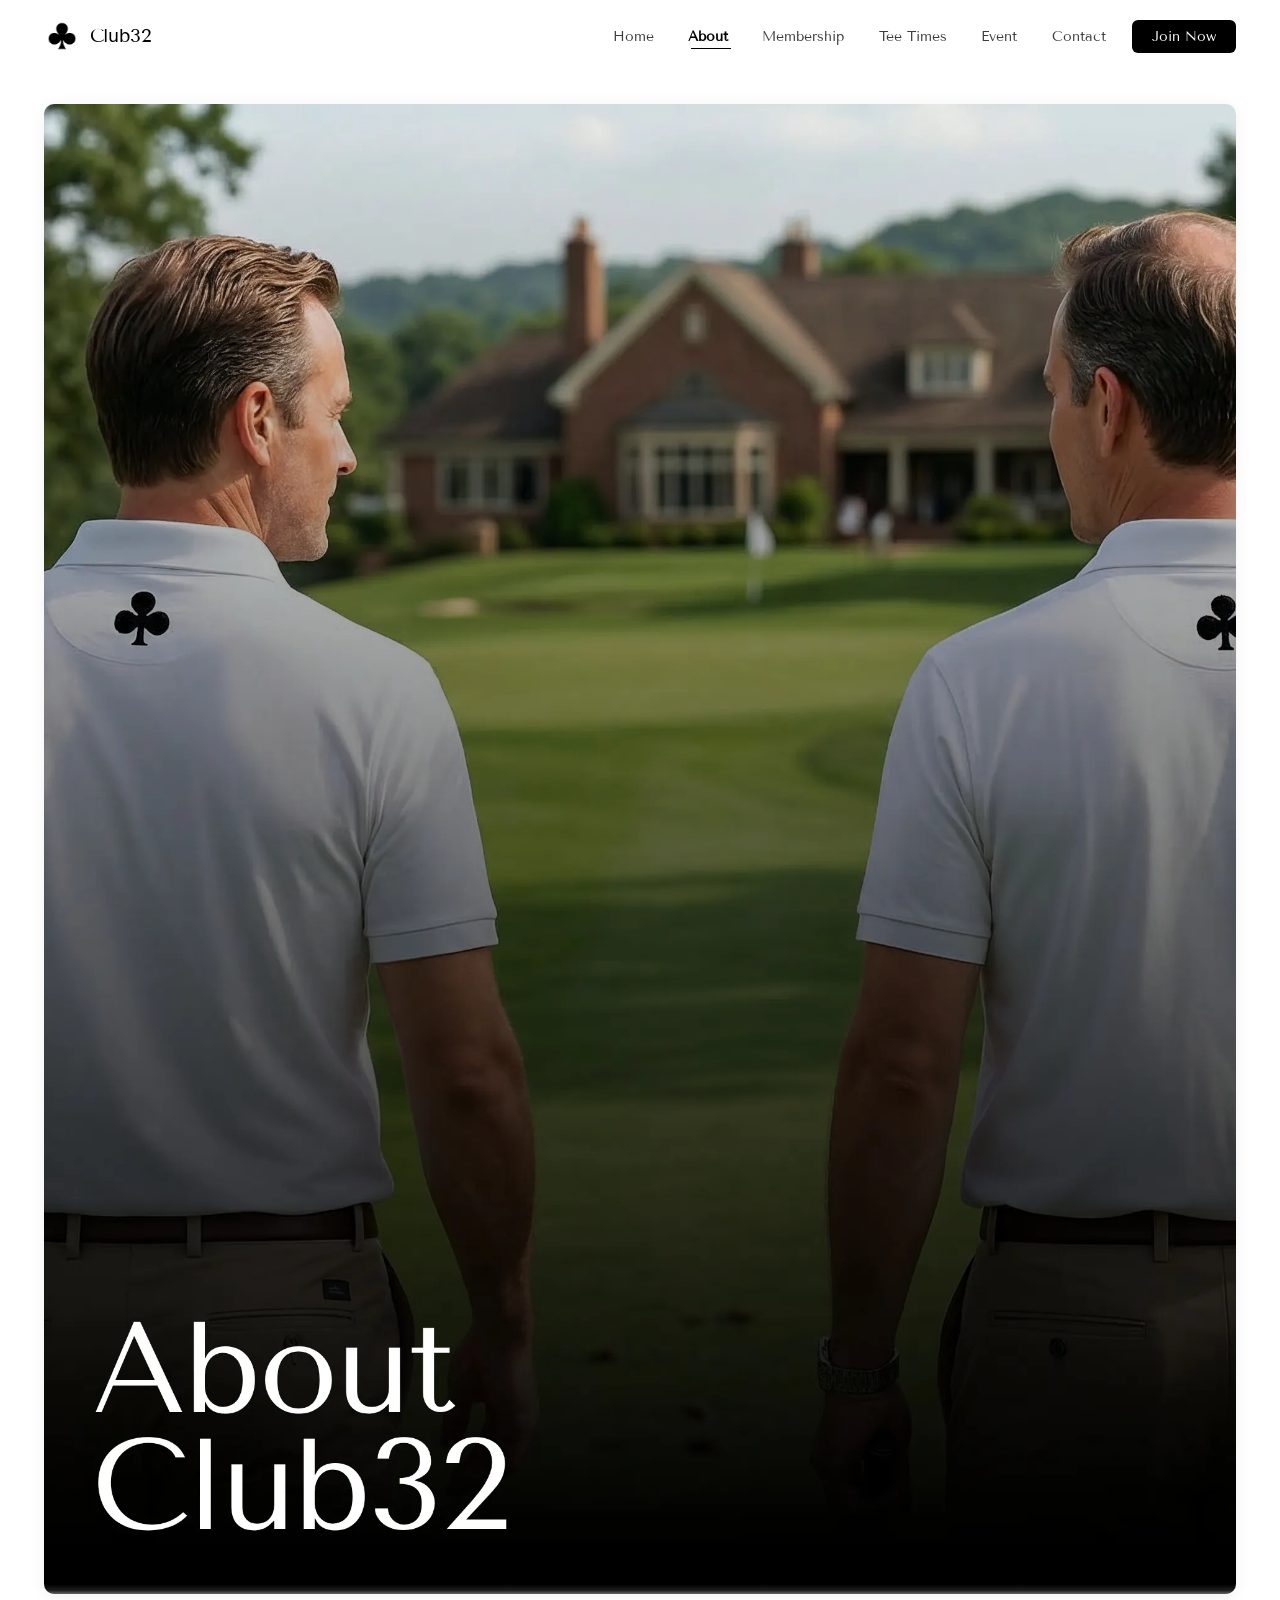
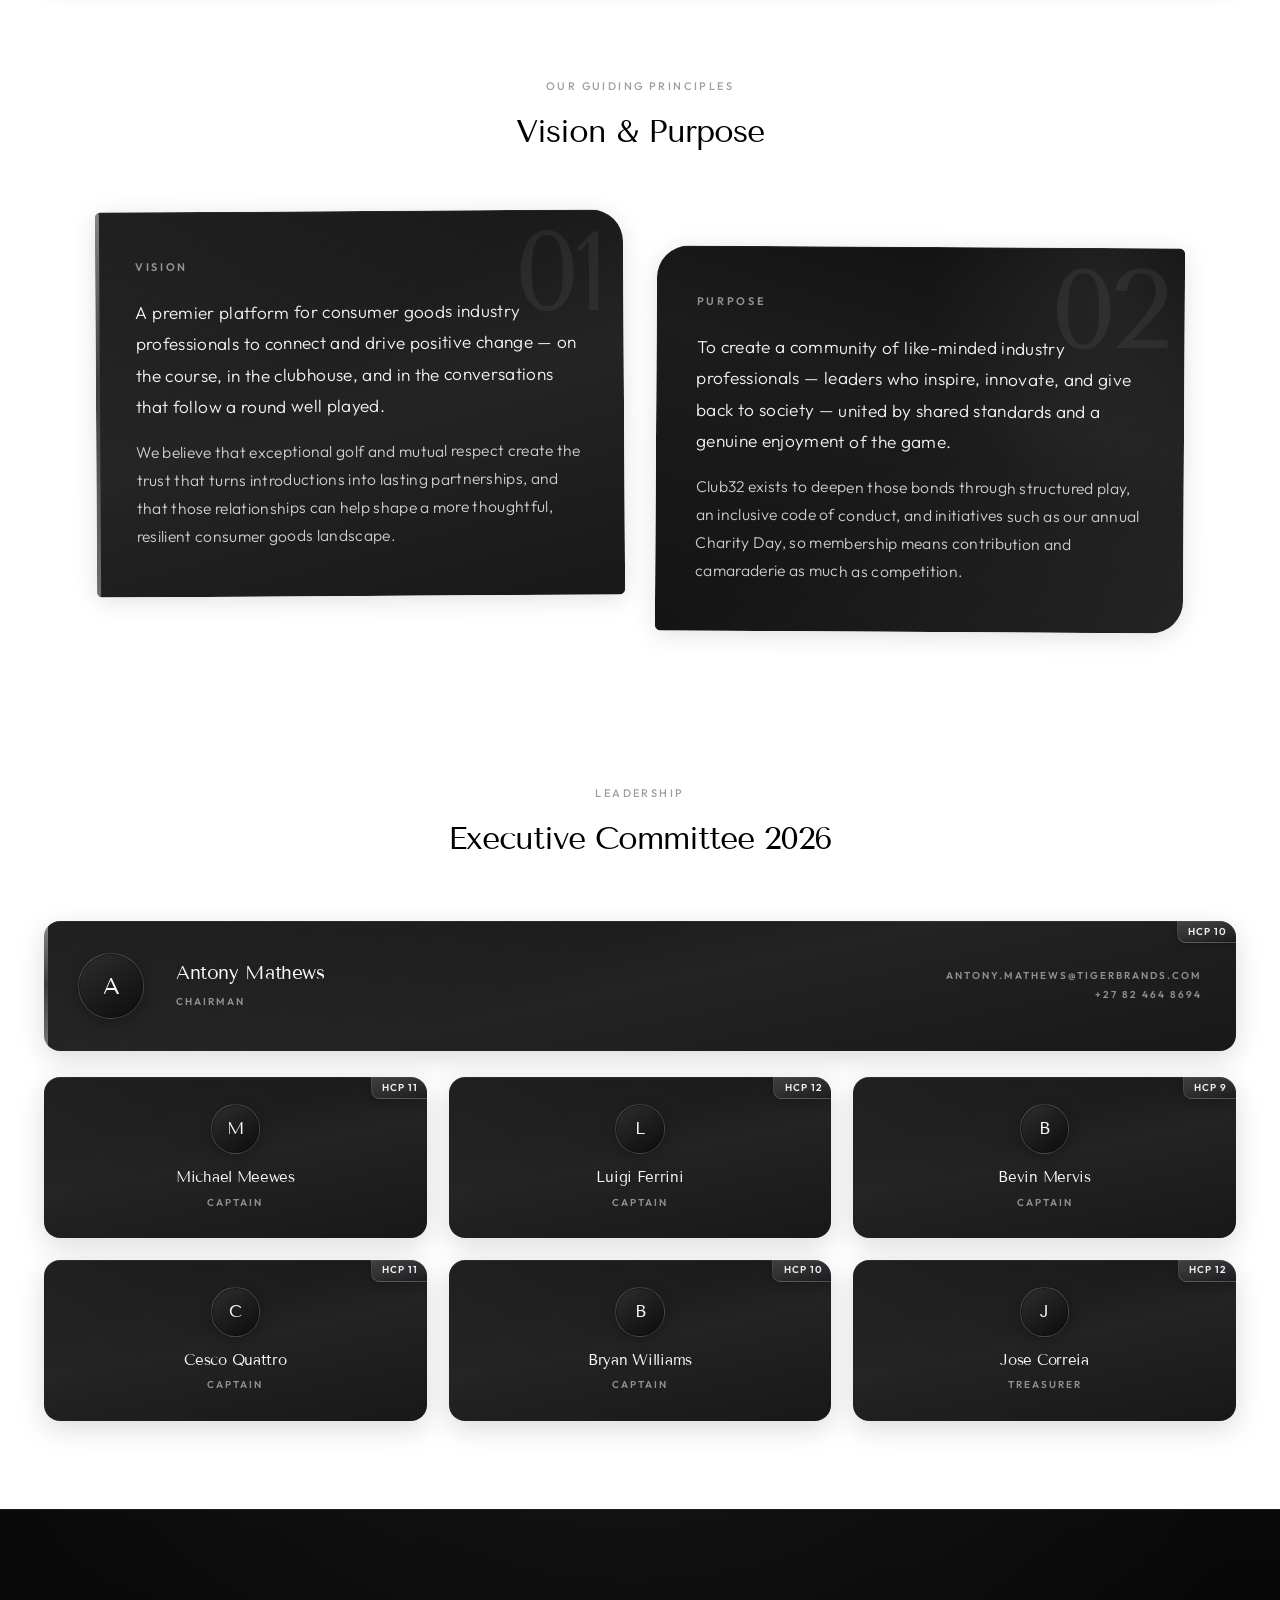
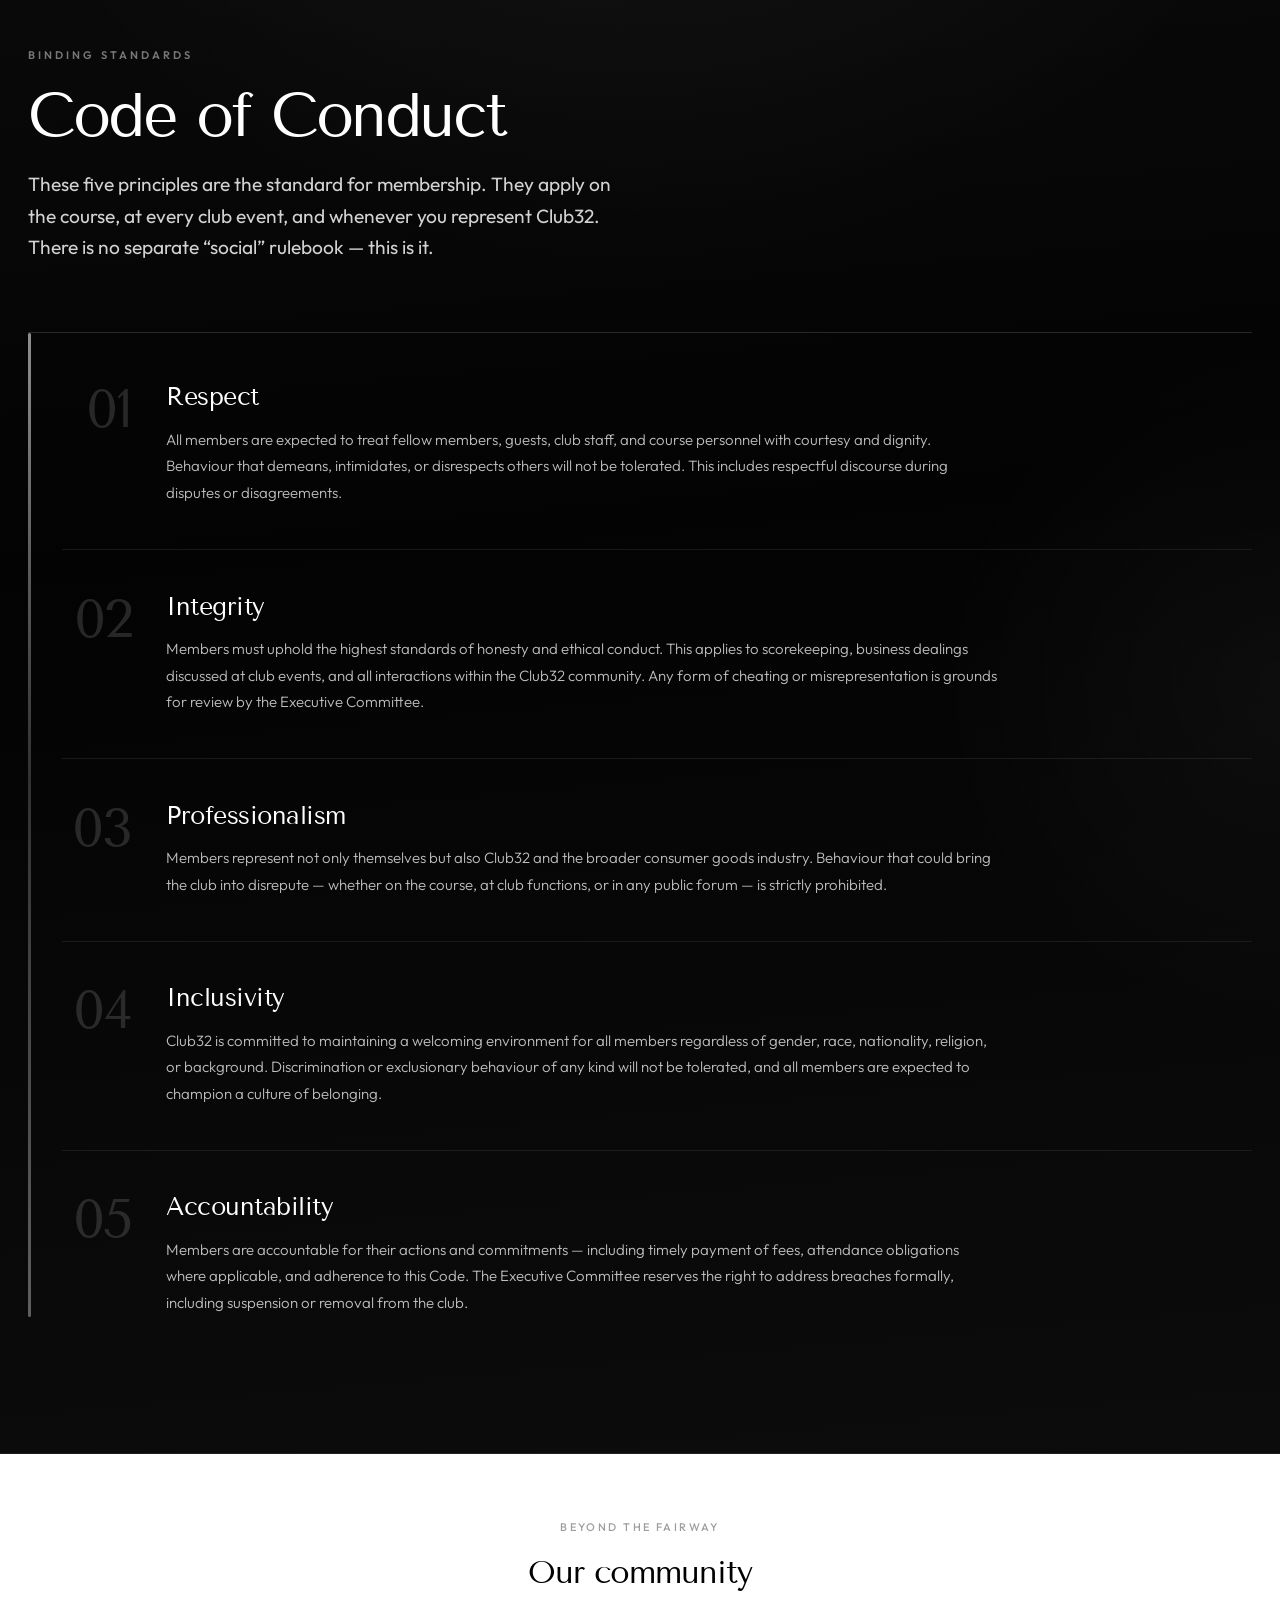
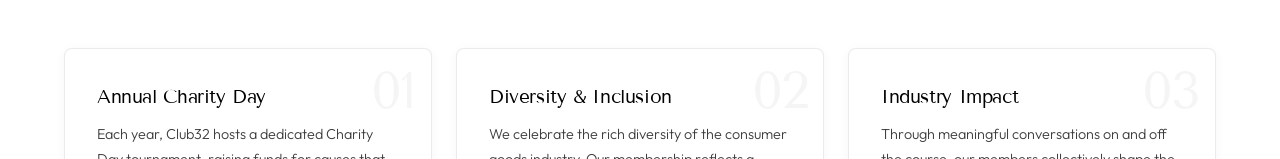
<file: about.html>
<!DOCTYPE html>
<html lang="en">
<head>
  <meta charset="UTF-8" />
  <meta name="viewport" content="width=device-width, initial-scale=1.0" />
  <title>About — Club32</title>
  <meta name="description" content="Learn about Club32's vision, purpose, and values. A premier platform for consumer goods professionals to connect through exceptional golf and mutual respect." />
  <meta name="keywords" content="Club32, about, vision, values, golf club, consumer goods, networking" />
  <meta name="author" content="Club32" />
  <meta name="robots" content="index, follow" />
  <link rel="canonical" href="https://club32.co.za/about.html" />
  
  <!-- Open Graph / Facebook -->
  <meta property="og:type" content="website" />
  <meta property="og:url" content="https://club32.co.za/about.html" />
  <meta property="og:title" content="About — Club32" />
  <meta property="og:description" content="Learn about Club32's vision, purpose, and values. A premier platform for consumer goods professionals to connect through exceptional golf." />
  <meta property="og:image" content="https://club32.co.za/images/og-social.jpg" />
  <meta property="og:image:width" content="1200" />
  <meta property="og:image:height" content="406" />
  <meta property="og:site_name" content="Club32" />
  
  <!-- Twitter -->
  <meta name="twitter:card" content="summary_large_image" />
  <meta name="twitter:url" content="https://club32.co.za/about.html" />
  <meta name="twitter:title" content="About — Club32" />
  <meta name="twitter:description" content="Learn about Club32's vision, purpose, and values. A premier platform for consumer goods professionals to connect through exceptional golf." />
  <meta name="twitter:image" content="https://club32.co.za/images/og-social.jpg" />
  
  <!-- Favicon -->
  <link rel="icon" type="image/svg+xml" href="images/favicon.svg" />
  <link rel="icon" type="image/png" href="images/icon.png" />
  <link rel="apple-touch-icon" href="images/icon.png" />
  <link rel="stylesheet" href="css/style.css?v=20260621-tee-sheet" />
  <link rel="stylesheet" href="css/icons.css?v=20260320-values-icons" />
  <link rel="stylesheet" href="https://cdnjs.cloudflare.com/ajax/libs/font-awesome/6.4.0/css/all.min.css" />
</head>
<body class="page-about">

  <header class="site-header">
    <div class="header-inner">
      <a href="index.html" class="header-logo">
        <img src="images/favicon.svg" alt="Club32" width="36" height="36" />
        <span class="club-name">Club<span>32</span></span>
      </a>
      <button class="nav-toggle" id="navToggle" aria-label="Toggle navigation">
        <span></span><span></span><span></span>
      </button>
      <ul class="header-nav" id="navLinks">
        <li><a href="index.html">Home</a></li>
        <li><a href="about.html" class="active">About</a></li>
        <li><a href="membership.html">Membership</a></li>
        <li><a href="teetimes">Tee Times</a></li>
        <li><a href="event">Event</a></li>
        <li><a href="contact.html">Contact</a></li>
        <li><a href="membership.html" class="header-cta">Join Now</a></li>
      </ul>
    </div>
  </header>

  <section class="hero-home" aria-label="About Club32">
    <div class="hero-home-inner">
      <div class="hero-home-media">
        <picture>
          <source media="(max-width: 768px)" srcset="images/aboutclubmobile.webp" type="image/webp" />
          <source media="(max-width: 768px)" srcset="images/aboutclubmobile.jpg" type="image/jpeg" />
          <source srcset="images/about-club.webp" type="image/webp" />
          <img src="images/About%20Club.jpg" alt="Club32 — About our club" width="1920" height="815" fetchpriority="high" />
        </picture>
      </div>
    </div>
  </section>

  <main id="main-content">

  <!-- ── Vision & Purpose ── -->
  <section class="section-pad section-vision-premium" aria-labelledby="vision-purpose-heading">
    <div class="container">
      <header class="vision-premium__head">
        <p class="vision-premium__kicker">Our guiding principles</p>
        <h2 id="vision-purpose-heading" class="vision-premium__title">Vision &amp; Purpose</h2>
      </header>
      <div class="vision-premium__columns">
        <article class="vision-premium__panel vision-premium__panel--vision">
          <span class="vision-premium__index" aria-hidden="true">01</span>
          <p class="vision-premium__label">Vision</p>
          <blockquote class="vision-premium__quote">
            <p class="vision-premium__quote-lead">A premier platform for consumer goods industry professionals to connect and drive positive change — on the course, in the clubhouse, and in the conversations that follow a round well played.</p>
            <p>We believe that exceptional golf and mutual respect create the trust that turns introductions into lasting partnerships, and that those relationships can help shape a more thoughtful, resilient consumer goods landscape.</p>
          </blockquote>
        </article>
        <article class="vision-premium__panel vision-premium__panel--purpose">
          <span class="vision-premium__index" aria-hidden="true">02</span>
          <p class="vision-premium__label">Purpose</p>
          <blockquote class="vision-premium__quote">
            <p class="vision-premium__quote-lead">To create a community of like-minded industry professionals — leaders who inspire, innovate, and give back to society — united by shared standards and a genuine enjoyment of the game.</p>
            <p>Club32 exists to deepen those bonds through structured play, an inclusive code of conduct, and initiatives such as our annual Charity Day, so membership means contribution and camaraderie as much as competition.</p>
          </blockquote>
        </article>
      </div>
    </div>
  </section>

  <!-- ── Executive Committee ── -->
  <section class="section-pad section-committee-premium" aria-labelledby="committee-heading">
    <div class="container">
      <header class="committee-premium__head">
        <p class="committee-premium__kicker">Leadership</p>
        <h2 id="committee-heading" class="committee-premium__title">Executive Committee 2026</h2>
      </header>

      <div class="committee-premium__board">
        <article class="committee-premium__card committee-premium__card--chair">
          <span class="committee-premium__hcp" aria-label="Handicap index 10">HCP 10</span>
          <div class="committee-premium__avatar" aria-hidden="true">A</div>
          <div class="committee-premium__body">
            <h3 class="committee-premium__name">Antony Mathews</h3>
            <p class="committee-premium__role">Chairman</p>
          </div>
          <p class="committee-premium__contact">
            <a href="mailto:antony.mathews@tigerbrands.com">antony.mathews@tigerbrands.com</a><br>
            <a href="tel:+27824648694">+27 82 464 8694</a>
          </p>
        </article>

        <div class="committee-premium__grid" role="list">
          <article class="committee-premium__card" role="listitem">
            <span class="committee-premium__hcp" aria-label="Handicap index 11">HCP 11</span>
            <div class="committee-premium__avatar" aria-hidden="true">M</div>
            <h3 class="committee-premium__name">Michael Meewes</h3>
            <p class="committee-premium__role">Captain</p>
          </article>
          <article class="committee-premium__card" role="listitem">
            <span class="committee-premium__hcp" aria-label="Handicap index 12">HCP 12</span>
            <div class="committee-premium__avatar" aria-hidden="true">L</div>
            <h3 class="committee-premium__name">Luigi Ferrini</h3>
            <p class="committee-premium__role">Captain</p>
          </article>
          <article class="committee-premium__card" role="listitem">
            <span class="committee-premium__hcp" aria-label="Handicap index 9">HCP 9</span>
            <div class="committee-premium__avatar" aria-hidden="true">B</div>
            <h3 class="committee-premium__name">Bevin Mervis</h3>
            <p class="committee-premium__role">Captain</p>
          </article>
          <article class="committee-premium__card" role="listitem">
            <span class="committee-premium__hcp" aria-label="Handicap index 11">HCP 11</span>
            <div class="committee-premium__avatar" aria-hidden="true">C</div>
            <h3 class="committee-premium__name">Cesco Quattro</h3>
            <p class="committee-premium__role">Captain</p>
          </article>
          <article class="committee-premium__card" role="listitem">
            <span class="committee-premium__hcp" aria-label="Handicap index 10">HCP 10</span>
            <div class="committee-premium__avatar" aria-hidden="true">B</div>
            <h3 class="committee-premium__name">Bryan Williams</h3>
            <p class="committee-premium__role">Captain</p>
          </article>
          <article class="committee-premium__card" role="listitem">
            <span class="committee-premium__hcp" aria-label="Handicap index 12">HCP 12</span>
            <div class="committee-premium__avatar" aria-hidden="true">J</div>
            <h3 class="committee-premium__name">Jose Correia</h3>
            <p class="committee-premium__role">Treasurer</p>
          </article>
        </div>
      </div>
    </div>
  </section>

  <!-- ── Code of Conduct — charter (distinct from committee cards) ── -->
  <section class="section-pad section-conduct-charter" aria-labelledby="conduct-heading">
    <div class="container conduct-charter">
      <header class="conduct-charter__header">
        <p class="conduct-charter__label">Binding standards</p>
        <h2 id="conduct-heading" class="conduct-charter__title">Code of Conduct</h2>
        <p class="conduct-charter__statement">These five principles are the standard for membership. They apply on the course, at every club event, and whenever you represent Club32. There is no separate “social” rulebook — this is it.</p>
      </header>

      <div class="conduct-charter__frame">
        <article class="conduct-charter__rule">
          <span class="conduct-charter__num" aria-hidden="true">01</span>
          <div class="conduct-charter__rule-main">
            <h3 class="conduct-charter__rule-title">Respect</h3>
            <p class="conduct-charter__rule-text">All members are expected to treat fellow members, guests, club staff, and course personnel with courtesy and dignity. Behaviour that demeans, intimidates, or disrespects others will not be tolerated. This includes respectful discourse during disputes or disagreements.</p>
          </div>
        </article>
        <article class="conduct-charter__rule">
          <span class="conduct-charter__num" aria-hidden="true">02</span>
          <div class="conduct-charter__rule-main">
            <h3 class="conduct-charter__rule-title">Integrity</h3>
            <p class="conduct-charter__rule-text">Members must uphold the highest standards of honesty and ethical conduct. This applies to scorekeeping, business dealings discussed at club events, and all interactions within the Club32 community. Any form of cheating or misrepresentation is grounds for review by the Executive Committee.</p>
          </div>
        </article>
        <article class="conduct-charter__rule">
          <span class="conduct-charter__num" aria-hidden="true">03</span>
          <div class="conduct-charter__rule-main">
            <h3 class="conduct-charter__rule-title">Professionalism</h3>
            <p class="conduct-charter__rule-text">Members represent not only themselves but also Club32 and the broader consumer goods industry. Behaviour that could bring the club into disrepute — whether on the course, at club functions, or in any public forum — is strictly prohibited.</p>
          </div>
        </article>
        <article class="conduct-charter__rule">
          <span class="conduct-charter__num" aria-hidden="true">04</span>
          <div class="conduct-charter__rule-main">
            <h3 class="conduct-charter__rule-title">Inclusivity</h3>
            <p class="conduct-charter__rule-text">Club32 is committed to maintaining a welcoming environment for all members regardless of gender, race, nationality, religion, or background. Discrimination or exclusionary behaviour of any kind will not be tolerated, and all members are expected to champion a culture of belonging.</p>
          </div>
        </article>
        <article class="conduct-charter__rule">
          <span class="conduct-charter__num" aria-hidden="true">05</span>
          <div class="conduct-charter__rule-main">
            <h3 class="conduct-charter__rule-title">Accountability</h3>
            <p class="conduct-charter__rule-text">Members are accountable for their actions and commitments — including timely payment of fees, attendance obligations where applicable, and adherence to this Code. The Executive Committee reserves the right to address breaches formally, including suspension or removal from the club.</p>
          </div>
        </article>
      </div>
    </div>
  </section>

  <!-- ── Our Community ── -->
  <section class="section-pad section-why-premium" aria-labelledby="community-heading">
    <div class="container">
      <header class="why-premium__head">
        <p class="why-premium__kicker">Beyond the fairway</p>
        <h2 id="community-heading" class="why-premium__title">Our community</h2>
      </header>

      <div class="why-premium__grid">
        <article class="why-premium__card">
          <span class="why-premium__number" aria-hidden="true">01</span>
          <h3 class="why-premium__card-title">Annual Charity Day</h3>
          <p class="why-premium__card-text">Each year, Club32 hosts a dedicated Charity Day tournament, raising funds for causes that matter to our members and the communities we serve.</p>
        </article>

        <article class="why-premium__card">
          <span class="why-premium__number" aria-hidden="true">02</span>
          <h3 class="why-premium__card-title">Diversity &amp; Inclusion</h3>
          <p class="why-premium__card-text">We celebrate the rich diversity of the consumer goods industry. Our membership reflects a broad spectrum of backgrounds, experience, and expertise.</p>
        </article>

        <article class="why-premium__card">
          <span class="why-premium__number" aria-hidden="true">03</span>
          <h3 class="why-premium__card-title">Industry Impact</h3>
          <p class="why-premium__card-text">Through meaningful conversations on and off the course, our members collectively shape the future of retail, wholesale, pharmacy, liquor, and pet trade sectors.</p>
        </article>
      </div>
    </div>
  </section>

  <section class="pre-footer-cta" aria-labelledby="pre-footer-membership-heading">
    <div class="hero-home-inner">
      <div class="pre-footer-cta__intro">
        <span class="section-label">Exclusive Membership</span>
        <h2 id="pre-footer-membership-heading" class="pre-footer-cta__heading">Ready to join Club32</h2>
      </div>
      <div class="hero-home-media">
        <picture>
          <source media="(max-width: 768px)" srcset="images/teammobile.webp" type="image/webp" />
          <source media="(max-width: 768px)" srcset="images/teammobile.jpg" type="image/jpeg" />
          <source srcset="images/team.webp" type="image/webp" />
          <img src="images/team.jpg" alt="Club32 members on the course" width="1920" height="815" loading="lazy" />
        </picture>
      </div>
      <div class="pre-footer-cta__action">
        <a href="membership.html" class="pre-footer-cta__link">View membership option</a>
      </div>
    </div>
  </section>

  </main>

  <footer class="footer-minimal">
    <div class="footer-minimal__main">
      <div class="container">
        <div class="footer-minimal__grid">
          <div class="footer-minimal__brand">
            <a href="index.html" class="footer-minimal__logo" aria-label="Club32 home">
              <img src="images/icon.png" alt="" width="64" height="64" />
            </a>
            <p class="footer-minimal__tagline">Premier golf membership for consumer goods professionals.</p>
          </div>
          <nav class="footer-minimal__nav" aria-label="Footer navigation">
            <ul class="footer-minimal__links">
              <li><a href="index.html">Home</a></li>
              <li><a href="about.html">About</a></li>
              <li><a href="membership.html">Membership</a></li>
              <li><a href="teetimes">Tee Times</a></li>
              <li><a href="event">Event</a></li>
              <li><a href="contact.html">Contact</a></li>
            </ul>
          </nav>
          <div class="footer-minimal__cta">
            <a href="membership.html" class="footer-minimal__btn">Join Club32</a>
          </div>
        </div>
      </div>
    </div>
    <div class="footer-minimal__legal">
      <div class="container">
        <p class="footer-minimal__copyright">&copy; 2026 Club32 &nbsp;·&nbsp; Copyright &nbsp;·&nbsp; Built by BlockSeven</p>
      </div>
    </div>
  </footer>

  <script>
    const toggle = document.getElementById('navToggle');
    const links  = document.getElementById('navLinks');
    toggle.addEventListener('click', () => {
      toggle.classList.toggle('open');
      links.classList.toggle('open');
    });
  </script>

</body>
</html>
</file>
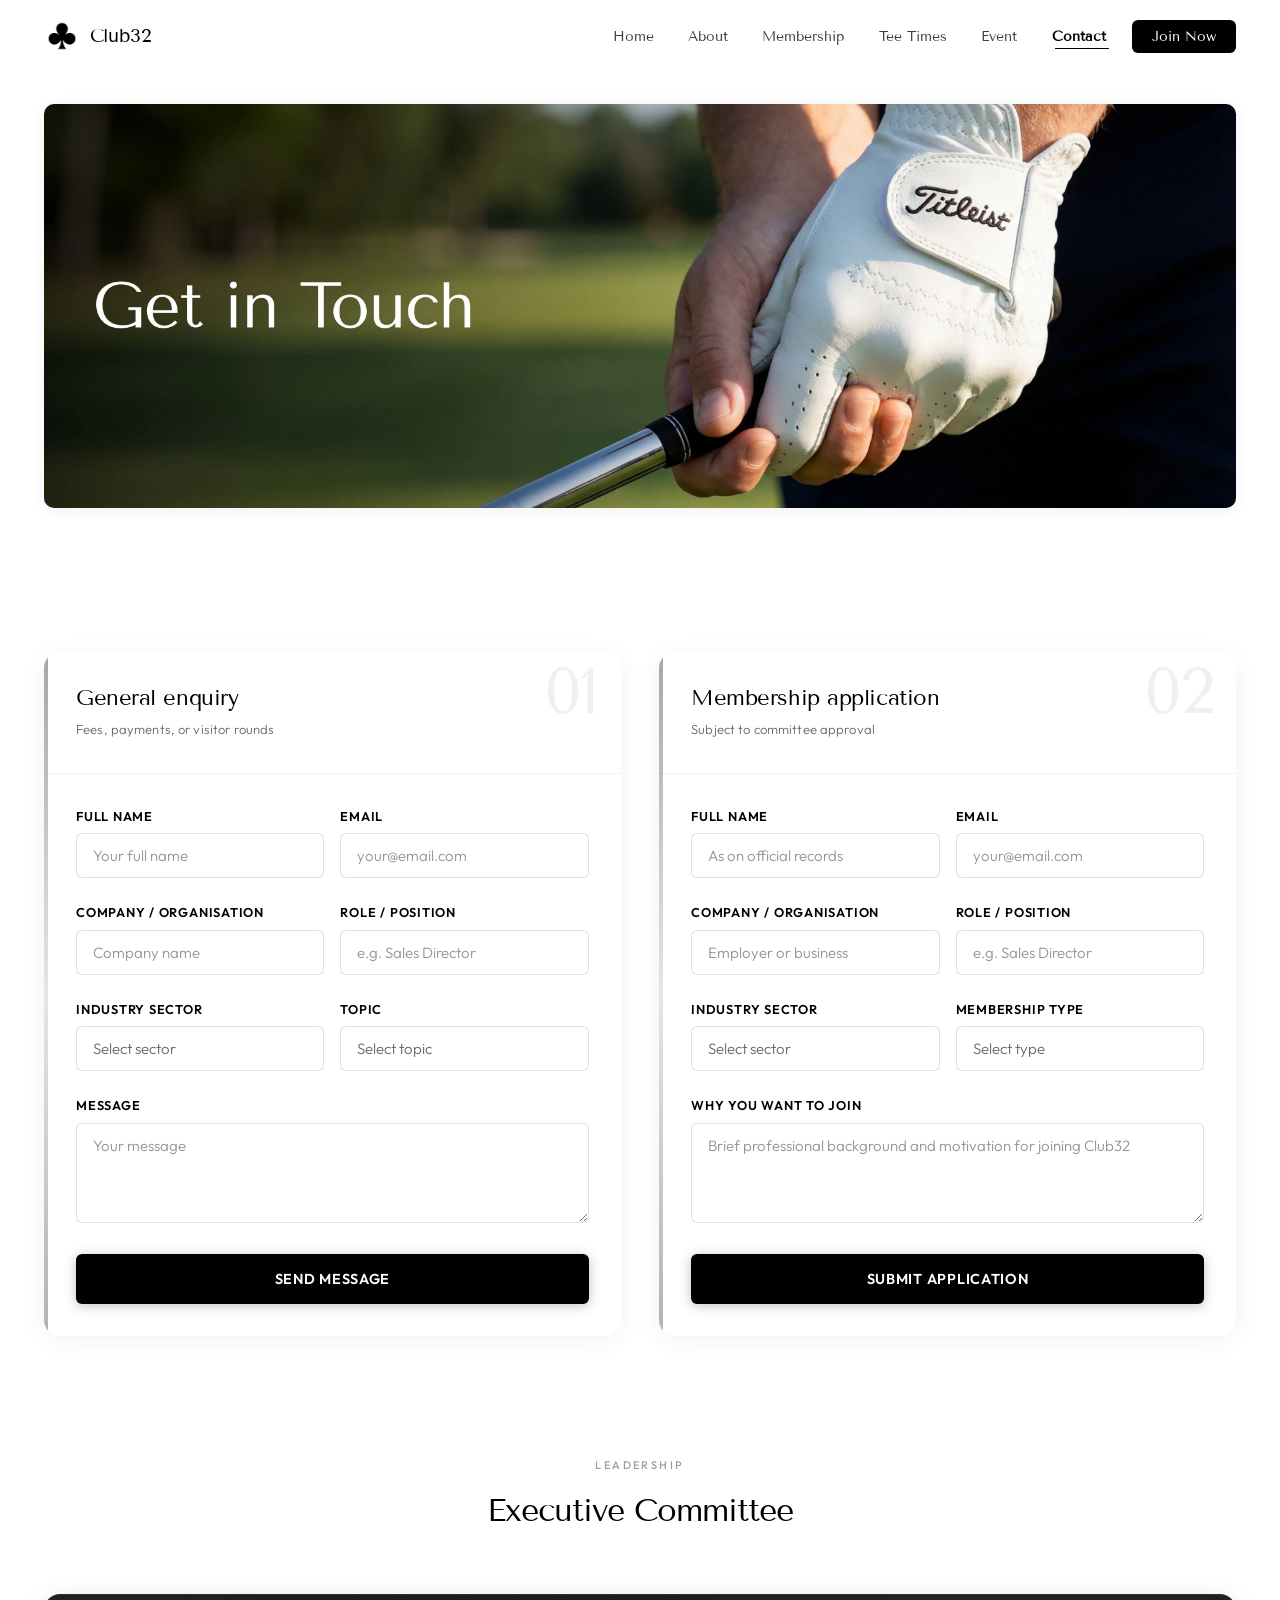
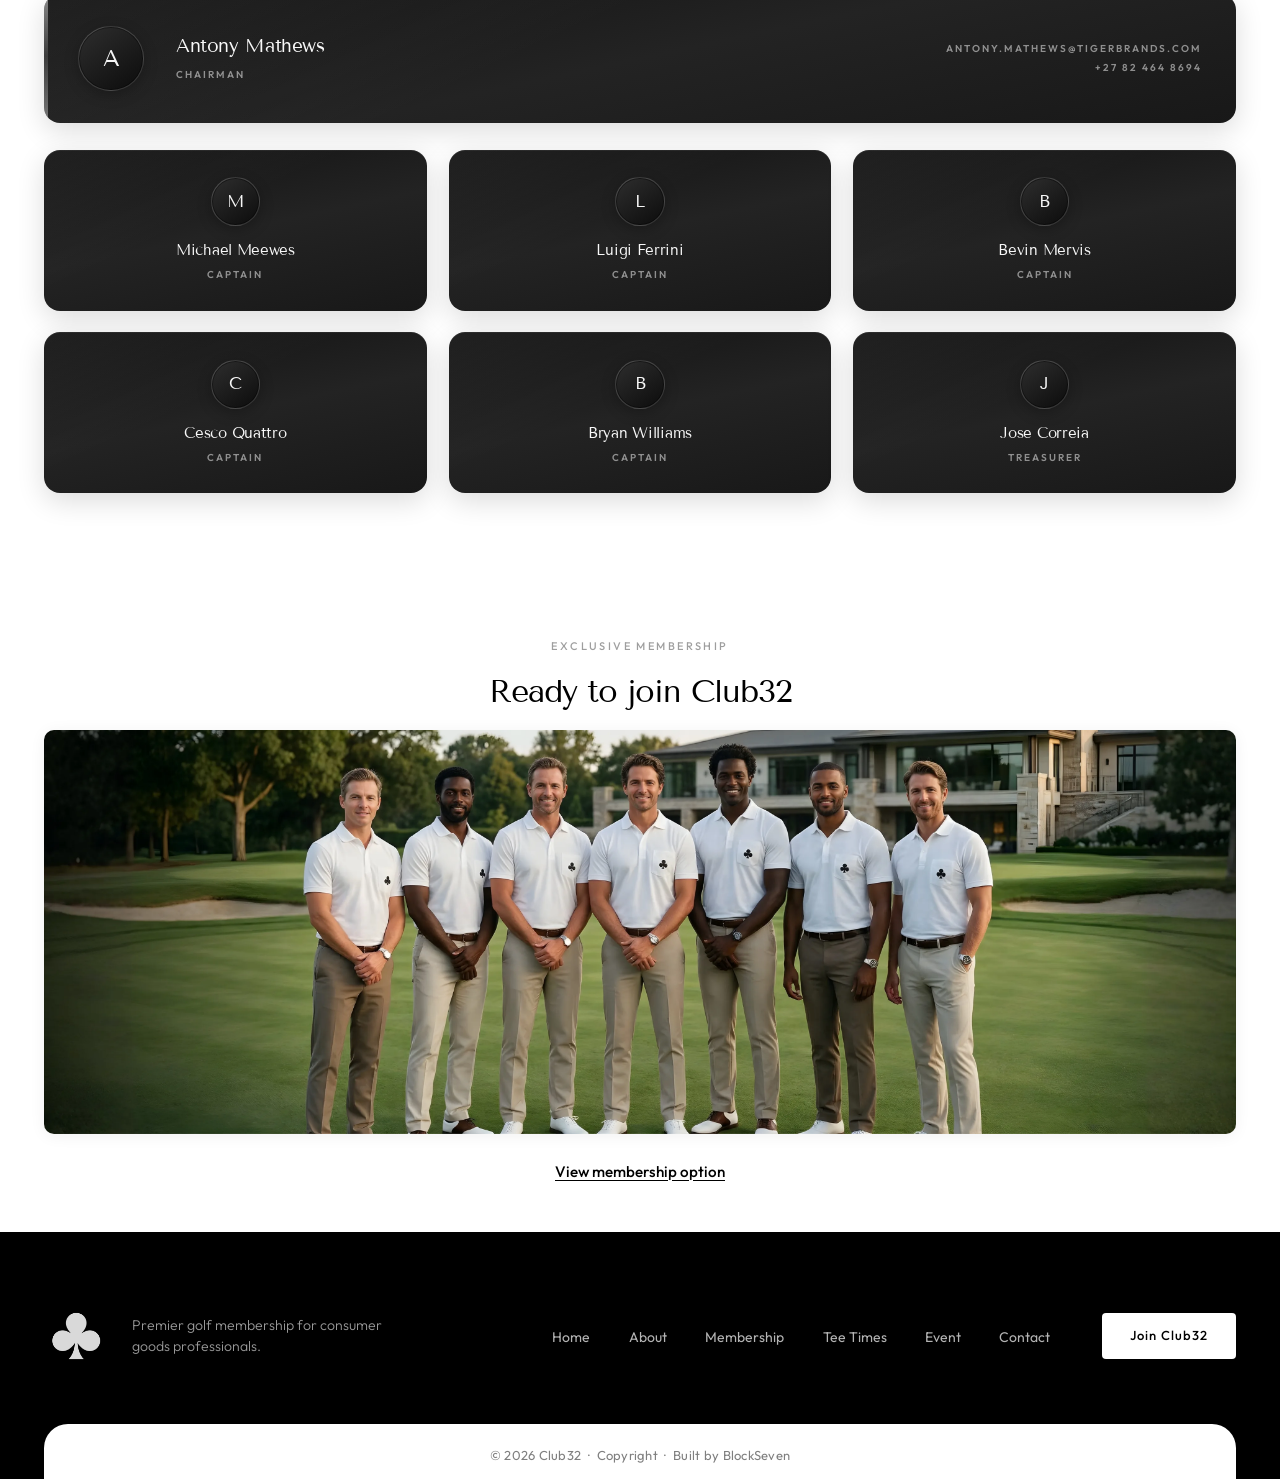
<file: contact.html>
<!DOCTYPE html>
<html lang="en">
<head>
  <meta charset="UTF-8" />
  <meta name="viewport" content="width=device-width, initial-scale=1.0" />
  <title>Contact — Club32</title>
  <meta name="description" content="Get in touch with Club32. General enquiries, membership applications, or visitor round requests — we'd love to hear from you." />
  <meta name="keywords" content="Club32, contact, enquiry, membership application, golf club" />
  <meta name="author" content="Club32" />
  <meta name="robots" content="index, follow" />
  <link rel="canonical" href="https://club32.co.za/contact.html" />
  
  <!-- Open Graph / Facebook -->
  <meta property="og:type" content="website" />
  <meta property="og:url" content="https://club32.co.za/contact.html" />
  <meta property="og:title" content="Contact — Club32" />
  <meta property="og:description" content="Get in touch with Club32. General enquiries, membership applications, or visitor round requests." />
  <meta property="og:image" content="https://club32.co.za/images/og-social.jpg" />
  <meta property="og:image:width" content="1200" />
  <meta property="og:image:height" content="406" />
  <meta property="og:site_name" content="Club32" />
  
  <!-- Twitter -->
  <meta name="twitter:card" content="summary_large_image" />
  <meta name="twitter:url" content="https://club32.co.za/contact.html" />
  <meta name="twitter:title" content="Contact — Club32" />
  <meta name="twitter:description" content="Get in touch with Club32. General enquiries, membership applications, or visitor round requests." />
  <meta name="twitter:image" content="https://club32.co.za/images/og-social.jpg" />
  
  <!-- Favicon -->
  <link rel="icon" type="image/svg+xml" href="images/favicon.svg" />
  <link rel="icon" type="image/png" href="images/icon.png" />
  <link rel="apple-touch-icon" href="images/icon.png" />
  <link rel="stylesheet" href="css/style.css?v=20260621-tee-sheet" />
  <link rel="stylesheet" href="css/icons.css?v=20260320-values-icons" />
  <link rel="stylesheet" href="https://cdnjs.cloudflare.com/ajax/libs/font-awesome/6.4.0/css/all.min.css" />
</head>
<body class="page-contact">

  <header class="site-header">
    <div class="header-inner">
      <a href="index.html" class="header-logo">
        <img src="images/favicon.svg" alt="Club32" width="36" height="36" />
        <span class="club-name">Club<span>32</span></span>
      </a>
      <button class="nav-toggle" id="navToggle" aria-label="Toggle navigation">
        <span></span><span></span><span></span>
      </button>
      <ul class="header-nav" id="navLinks">
        <li><a href="index.html">Home</a></li>
        <li><a href="about.html">About</a></li>
        <li><a href="membership.html">Membership</a></li>
        <li><a href="teetimes">Tee Times</a></li>
        <li><a href="event">Event</a></li>
        <li><a href="contact.html" class="active">Contact</a></li>
        <li><a href="membership.html" class="header-cta">Join Now</a></li>
      </ul>
    </div>
  </header>

  <section class="hero-home" aria-label="Contact">
    <div class="hero-home-inner">
      <div class="hero-home-media">
        <picture>
          <source media="(max-width: 768px)" srcset="images/contactusmobile.webp" type="image/webp" />
          <source media="(max-width: 768px)" srcset="images/contactusmobile.jpg" type="image/jpeg" />
          <source srcset="images/contactus.webp" type="image/webp" />
          <img src="images/contact%20us.jpg" alt="Club32 — Get in touch" width="1920" height="815" fetchpriority="high" />
        </picture>
      </div>
    </div>
  </section>

  <main class="page-contact__main" id="main-content">

  <section class="section-pad page-contact__form-section" aria-labelledby="contact-heading">
    <div class="container">
      <div class="page-contact__forms-integrated">
        <div class="form-panel">
          <header class="form-panel__header">
            <span class="form-panel__index" aria-hidden="true">01</span>
            <div class="form-panel__header-content">
              <h3 class="form-panel__title" id="enquiry-heading">General enquiry</h3>
              <p class="form-panel__subtitle">Fees, payments, or visitor rounds</p>
            </div>
          </header>
          <div class="form-panel__body">
            <form id="contact-enquiry-form" action="#" method="post" novalidate aria-labelledby="enquiry-heading">
              <input type="hidden" name="form_type" value="contact_enquiry" />
              <div class="form-row">
                <div class="form-group">
                  <label for="cq-name">Full name</label>
                  <input type="text" id="cq-name" name="name" placeholder="Your full name" autocomplete="name" />
                </div>
                <div class="form-group">
                  <label for="cq-email">Email</label>
                  <input type="email" id="cq-email" name="email" placeholder="your@email.com" autocomplete="email" />
                </div>
              </div>
              <div class="form-row">
                <div class="form-group">
                  <label for="cq-company">Company / organisation</label>
                  <input type="text" id="cq-company" name="company" placeholder="Company name" autocomplete="organization" />
                </div>
                <div class="form-group">
                  <label for="cq-role">Role / position</label>
                  <input type="text" id="cq-role" name="role" placeholder="e.g. Sales Director" autocomplete="organization-title" />
                </div>
              </div>
              <div class="form-row">
                <div class="form-group">
                  <label for="cq-sector">Industry sector</label>
                  <select id="cq-sector" name="sector" required>
                    <option value="" disabled selected>Select sector</option>
                    <option value="retail">Retail</option>
                    <option value="wholesale">Wholesale</option>
                    <option value="pharmacy">Pharmacy</option>
                    <option value="liquor">Liquor</option>
                    <option value="pet-trade">Pet trade</option>
                    <option value="service-provider">Service provider</option>
                    <option value="other">Other</option>
                  </select>
                </div>
                <div class="form-group">
                  <label for="cq-enquiry">Topic</label>
                  <select id="cq-enquiry" name="enquiry" required>
                    <option value="" disabled selected>Select topic</option>
                    <option value="visitor">Reserve / visitor round</option>
                    <option value="payment">Payment / EFT</option>
                    <option value="general">General enquiry</option>
                  </select>
                </div>
              </div>
              <div class="form-group">
                <label for="cq-message">Message</label>
                <textarea id="cq-message" name="message" placeholder="Your message"></textarea>
              </div>
              <button type="submit" class="btn btn-gold form-panel__submit">Send message</button>
            </form>
          </div>
        </div>

        <div class="form-panel" id="membership-application">
          <header class="form-panel__header">
            <span class="form-panel__index" aria-hidden="true">02</span>
            <div class="form-panel__header-content">
              <h3 class="form-panel__title" id="apply-heading">Membership application</h3>
              <p class="form-panel__subtitle">Subject to committee approval</p>
            </div>
          </header>
          <div class="form-panel__body">
            <form id="membership-application-form" action="#" method="post" novalidate aria-labelledby="apply-heading">
              <input type="hidden" name="form_type" value="membership_application" />
              <div class="form-row">
                <div class="form-group">
                  <label for="app-name">Full name</label>
                  <input type="text" id="app-name" name="app_full_name" placeholder="As on official records" autocomplete="name" required />
                </div>
                <div class="form-group">
                  <label for="app-email">Email</label>
                  <input type="email" id="app-email" name="app_email" placeholder="your@email.com" autocomplete="email" required />
                </div>
              </div>
              <div class="form-row">
                <div class="form-group">
                  <label for="app-company">Company / organisation</label>
                  <input type="text" id="app-company" name="app_company" placeholder="Employer or business" autocomplete="organization" required />
                </div>
                <div class="form-group">
                  <label for="app-role">Role / position</label>
                  <input type="text" id="app-role" name="app_role" placeholder="e.g. Sales Director" autocomplete="organization-title" required />
                </div>
              </div>
              <div class="form-row">
                <div class="form-group">
                  <label for="app-sector">Industry sector</label>
                  <select id="app-sector" name="app_sector" required>
                    <option value="" disabled selected>Select sector</option>
                    <option value="retail">Retail</option>
                    <option value="wholesale">Wholesale</option>
                    <option value="pharmacy">Pharmacy</option>
                    <option value="liquor">Liquor</option>
                    <option value="pet-trade">Pet trade</option>
                    <option value="service-provider">Service provider</option>
                    <option value="other">Other</option>
                  </select>
                </div>
                <div class="form-group">
                  <label for="app-membership-type">Membership type</label>
                  <select id="app-membership-type" name="app_membership_type" required>
                    <option value="" disabled selected>Select type</option>
                    <option value="full">Full member (annual)</option>
                    <option value="reserve">Reserve / visitor</option>
                  </select>
                </div>
              </div>
              <div class="form-group">
                <label for="app-background">Why you want to join</label>
                <textarea id="app-background" name="app_background" placeholder="Brief professional background and motivation for joining Club32" required></textarea>
              </div>
              <button type="submit" class="btn btn-gold form-panel__submit">Submit application</button>
            </form>
          </div>
        </div>
      </div>
    </div>
  </section>

  <!-- ── Executive Committee ── -->
  <section class="section-pad section-committee-premium" aria-labelledby="committee-heading">
    <div class="container">
      <header class="committee-premium__head">
        <p class="committee-premium__kicker">Leadership</p>
        <h2 id="committee-heading" class="committee-premium__title">Executive Committee</h2>
      </header>

      <div class="committee-premium__board">
        <article class="committee-premium__card committee-premium__card--chair">
          <div class="committee-premium__avatar" aria-hidden="true">A</div>
          <div class="committee-premium__body">
            <h3 class="committee-premium__name">Antony Mathews</h3>
            <p class="committee-premium__role">Chairman</p>
          </div>
          <p class="committee-premium__contact">
            <a href="mailto:antony.mathews@tigerbrands.com">antony.mathews@tigerbrands.com</a><br>
            <a href="tel:+27824648694">+27 82 464 8694</a>
          </p>
        </article>

        <div class="committee-premium__grid" role="list">
          <article class="committee-premium__card" role="listitem">
            <div class="committee-premium__avatar" aria-hidden="true">M</div>
            <h3 class="committee-premium__name">Michael Meewes</h3>
            <p class="committee-premium__role">Captain</p>
          </article>
          <article class="committee-premium__card" role="listitem">
            <div class="committee-premium__avatar" aria-hidden="true">L</div>
            <h3 class="committee-premium__name">Luigi Ferrini</h3>
            <p class="committee-premium__role">Captain</p>
          </article>
          <article class="committee-premium__card" role="listitem">
            <div class="committee-premium__avatar" aria-hidden="true">B</div>
            <h3 class="committee-premium__name">Bevin Mervis</h3>
            <p class="committee-premium__role">Captain</p>
          </article>
          <article class="committee-premium__card" role="listitem">
            <div class="committee-premium__avatar" aria-hidden="true">C</div>
            <h3 class="committee-premium__name">Cesco Quattro</h3>
            <p class="committee-premium__role">Captain</p>
          </article>
          <article class="committee-premium__card" role="listitem">
            <div class="committee-premium__avatar" aria-hidden="true">B</div>
            <h3 class="committee-premium__name">Bryan Williams</h3>
            <p class="committee-premium__role">Captain</p>
          </article>
          <article class="committee-premium__card" role="listitem">
            <div class="committee-premium__avatar" aria-hidden="true">J</div>
            <h3 class="committee-premium__name">Jose Correia</h3>
            <p class="committee-premium__role">Treasurer</p>
          </article>
        </div>
      </div>
    </div>
  </section>

  <section class="pre-footer-cta" aria-labelledby="pre-footer-membership-heading">
    <div class="hero-home-inner">
      <div class="pre-footer-cta__intro">
        <span class="section-label">Exclusive Membership</span>
        <h2 id="pre-footer-membership-heading" class="pre-footer-cta__heading">Ready to join Club32</h2>
      </div>
      <div class="hero-home-media">
        <picture>
          <source media="(max-width: 768px)" srcset="images/teammobile.webp" type="image/webp" />
          <source media="(max-width: 768px)" srcset="images/teammobile.jpg" type="image/jpeg" />
          <source srcset="images/team.webp" type="image/webp" />
          <img src="images/team.jpg" alt="Club32 members on the course" width="1920" height="815" loading="lazy" />
        </picture>
      </div>
      <div class="pre-footer-cta__action">
        <a href="membership.html" class="pre-footer-cta__link">View membership option</a>
      </div>
    </div>
  </section>

  </main>

  <footer class="footer-minimal">
    <div class="footer-minimal__main">
      <div class="container">
        <div class="footer-minimal__grid">
          <div class="footer-minimal__brand">
            <a href="index.html" class="footer-minimal__logo" aria-label="Club32 home">
              <img src="images/icon.png" alt="" width="64" height="64" />
            </a>
            <p class="footer-minimal__tagline">Premier golf membership for consumer goods professionals.</p>
          </div>
          <nav class="footer-minimal__nav" aria-label="Footer navigation">
            <ul class="footer-minimal__links">
              <li><a href="index.html">Home</a></li>
              <li><a href="about.html">About</a></li>
              <li><a href="membership.html">Membership</a></li>
              <li><a href="teetimes">Tee Times</a></li>
              <li><a href="event">Event</a></li>
              <li><a href="contact.html">Contact</a></li>
            </ul>
          </nav>
          <div class="footer-minimal__cta">
            <a href="membership.html" class="footer-minimal__btn">Join Club32</a>
          </div>
        </div>
      </div>
    </div>
    <div class="footer-minimal__legal">
      <div class="container">
        <p class="footer-minimal__copyright">&copy; 2026 Club32 &nbsp;·&nbsp; Copyright &nbsp;·&nbsp; Built by BlockSeven</p>
      </div>
    </div>
  </footer>

  <script>
    const toggle = document.getElementById('navToggle');
    const links  = document.getElementById('navLinks');
    toggle.addEventListener('click', () => {
      toggle.classList.toggle('open');
      links.classList.toggle('open');
    });
  </script>

</body>
</html>
</file>
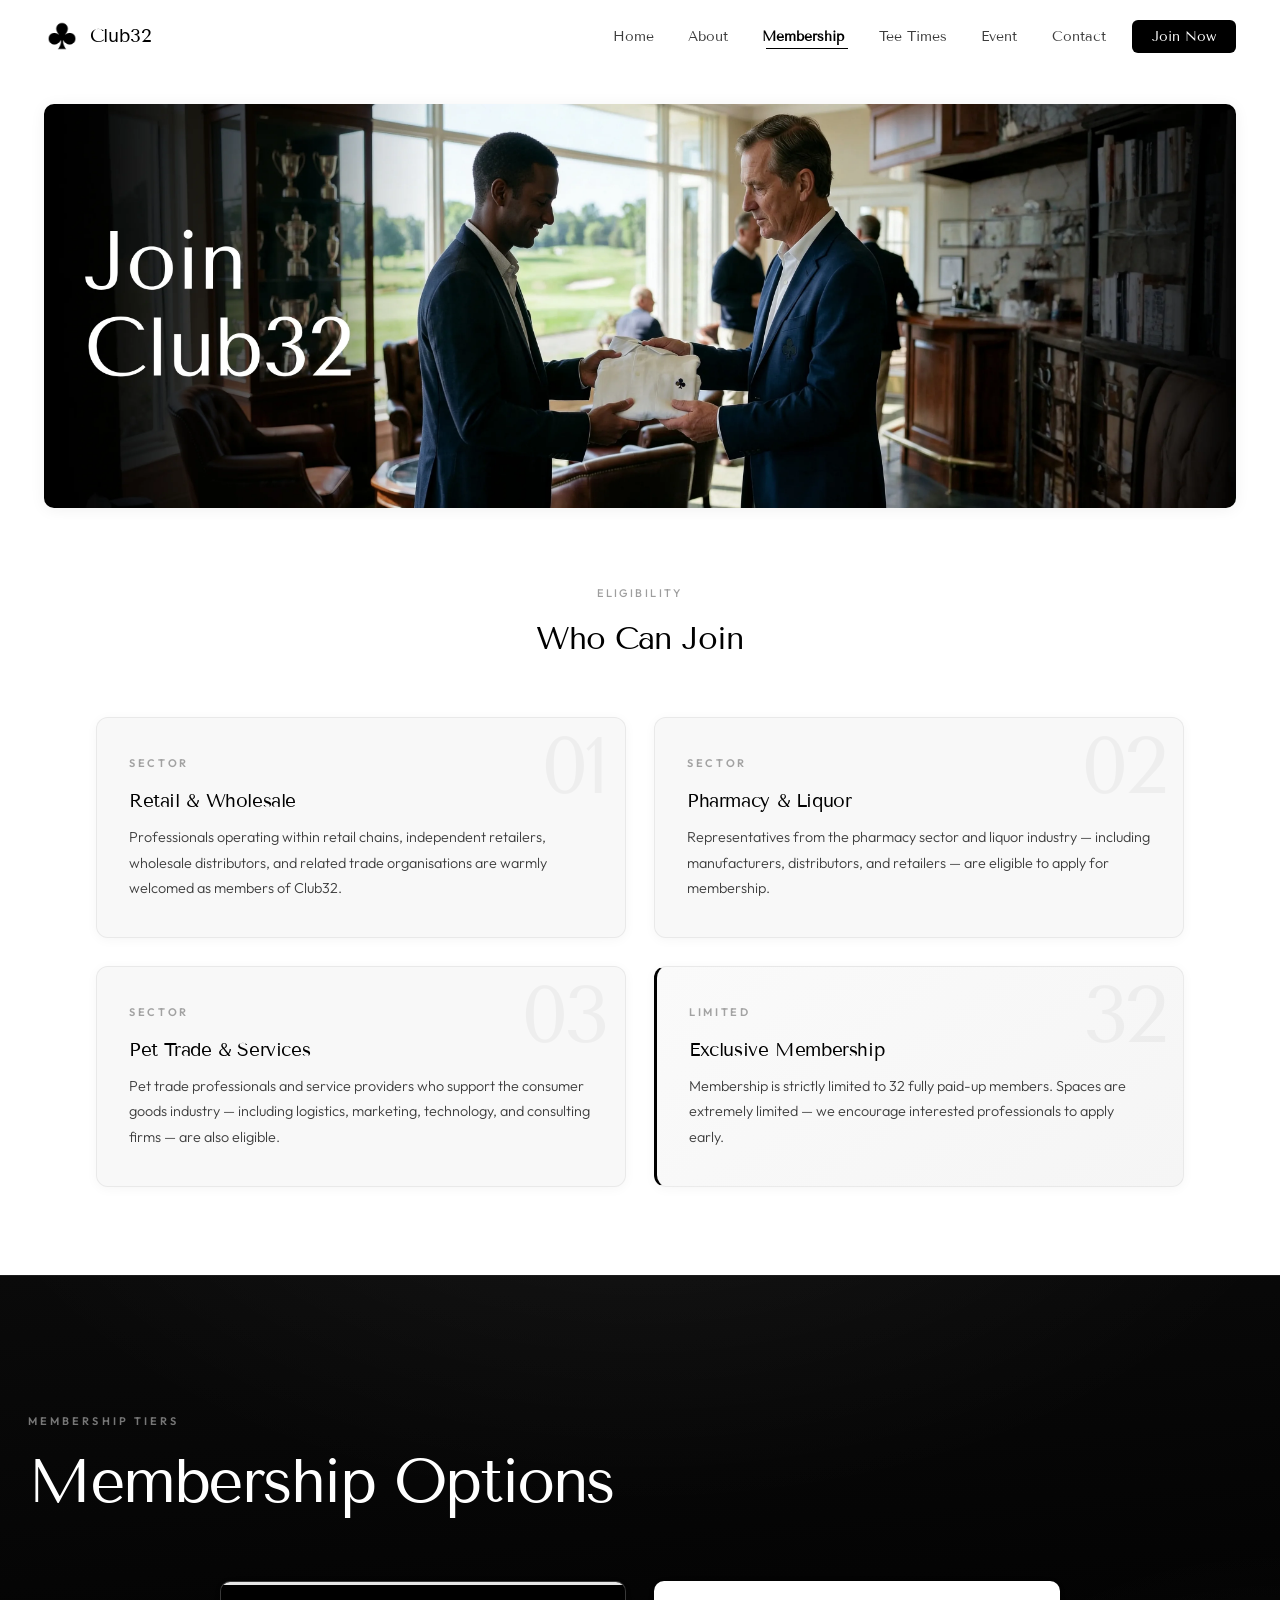
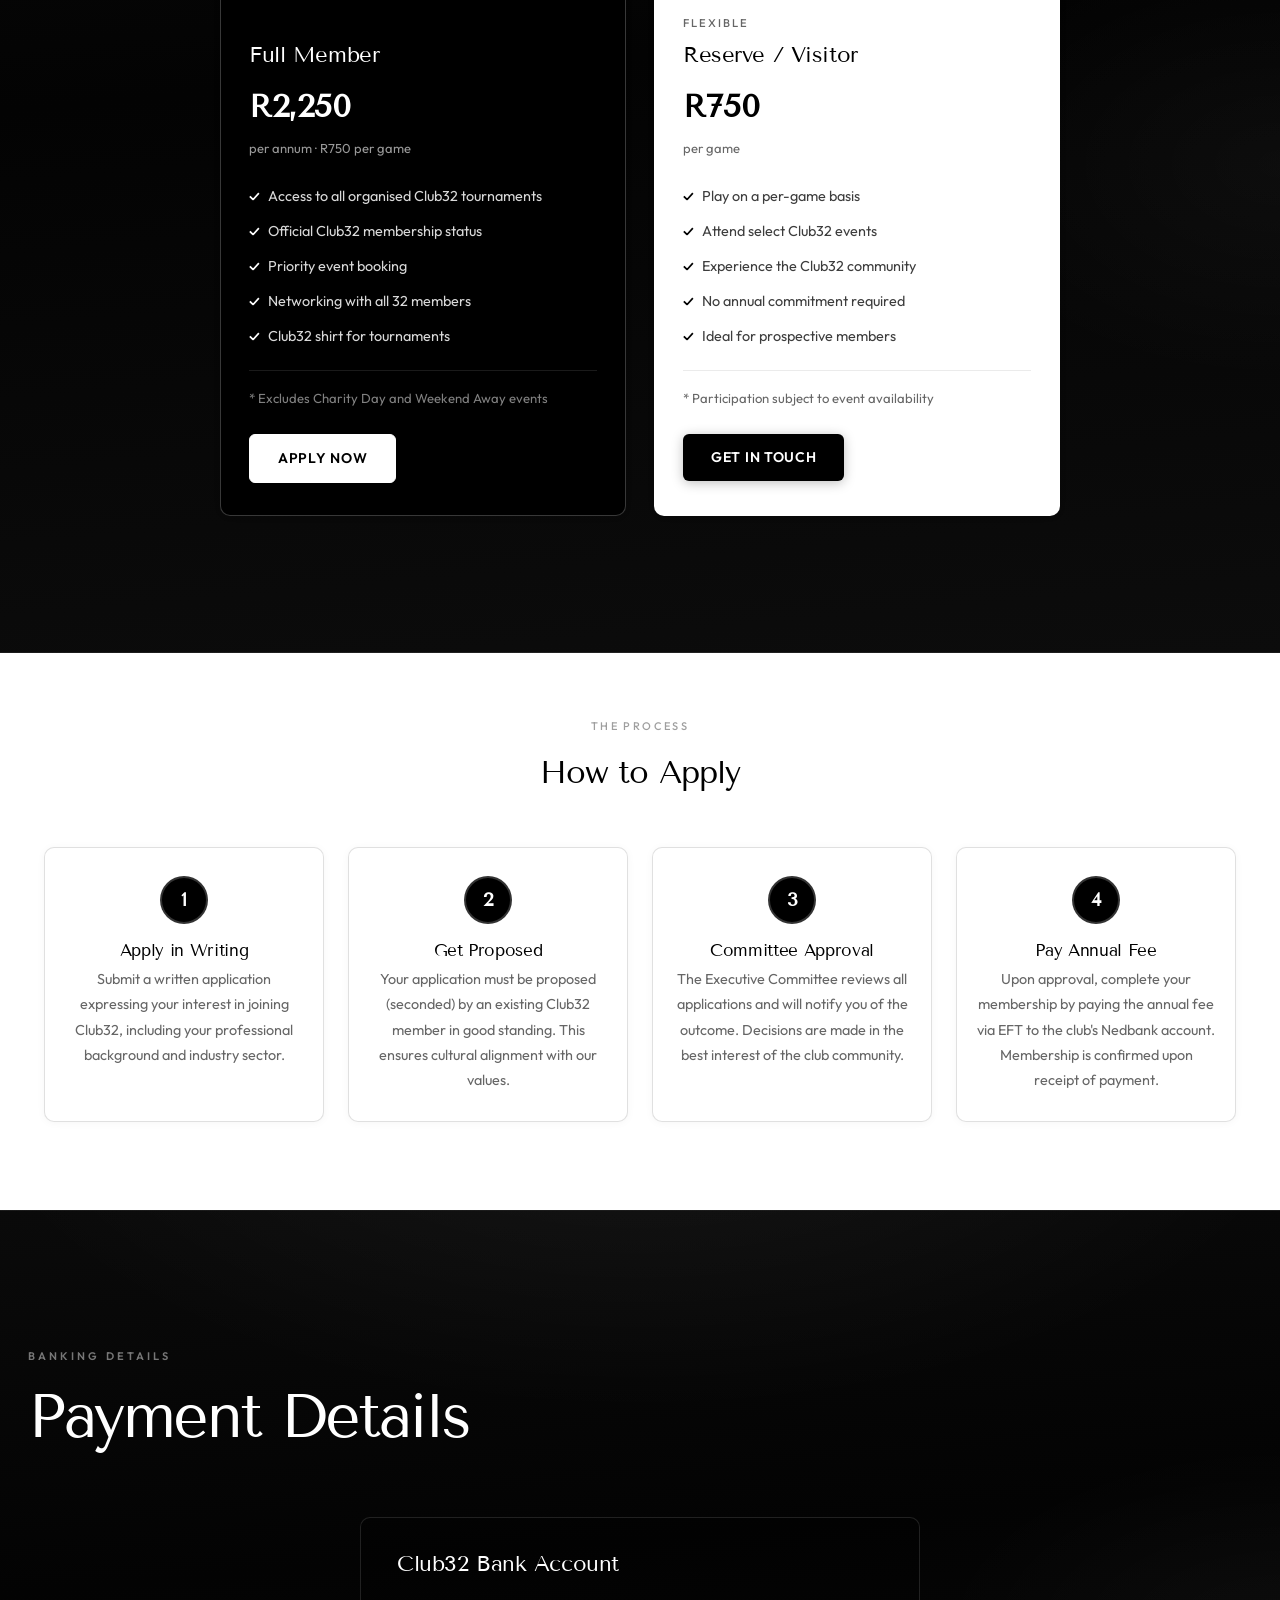
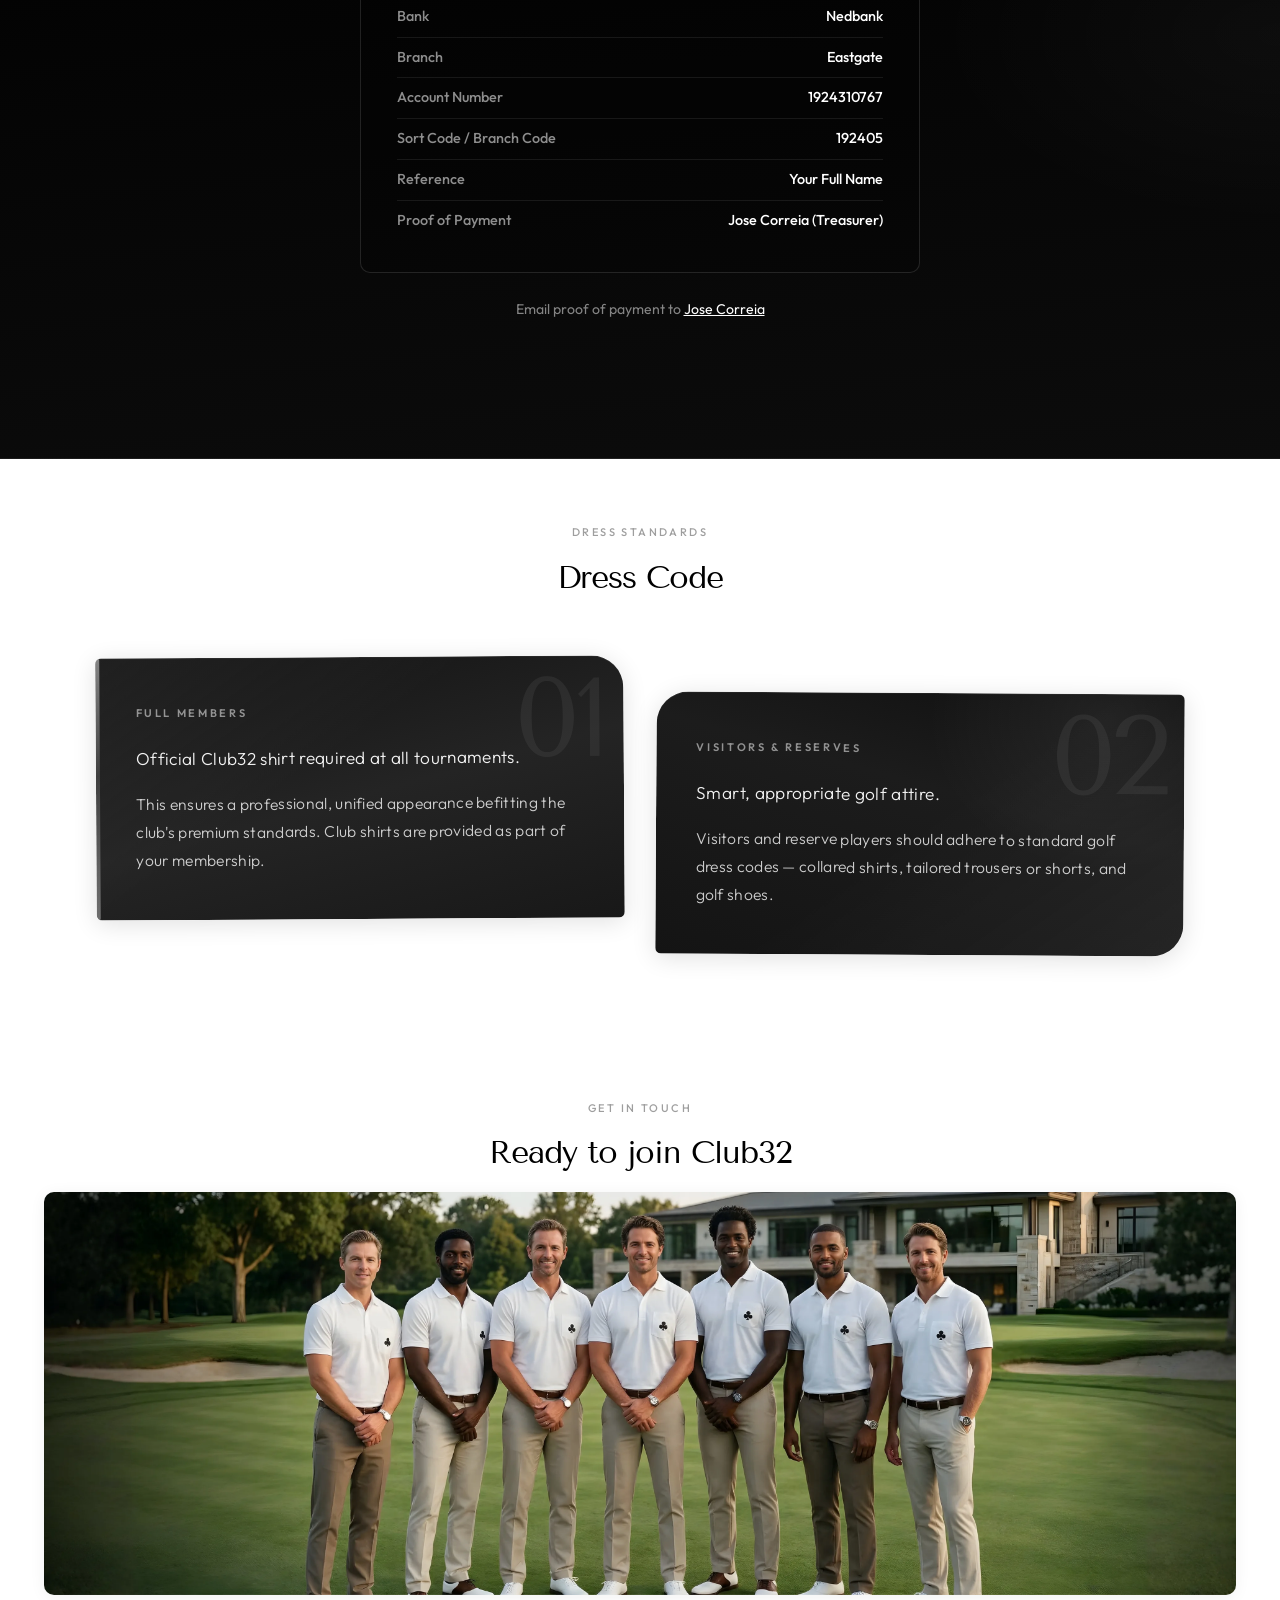
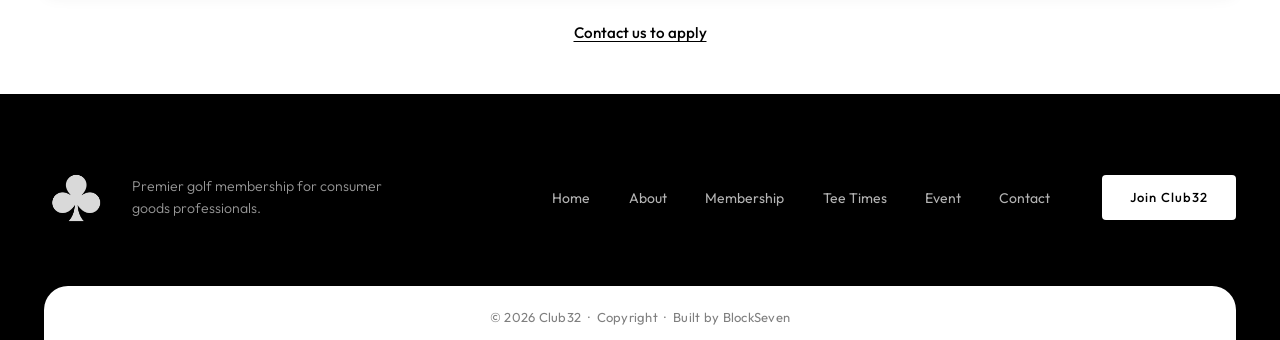
<file: membership.html>
<!DOCTYPE html>
<html lang="en">
<head>
  <meta charset="UTF-8" />
  <meta name="viewport" content="width=device-width, initial-scale=1.0" />
  <title>Membership — Club32</title>
  <meta name="description" content="Join Club32 — exclusive membership for senior professionals in retail, wholesale, pharmacy, liquor, and pet trade sectors. Apply to become one of 32 members." />
  <meta name="keywords" content="Club32, membership, join, golf membership, consumer goods, retail, wholesale" />
  <meta name="author" content="Club32" />
  <meta name="robots" content="index, follow" />
  <link rel="canonical" href="https://club32.co.za/membership.html" />
  
  <!-- Open Graph / Facebook -->
  <meta property="og:type" content="website" />
  <meta property="og:url" content="https://club32.co.za/membership.html" />
  <meta property="og:title" content="Membership — Club32" />
  <meta property="og:description" content="Join Club32 — exclusive membership for senior professionals in the consumer goods industry. Apply to become one of 32 members." />
  <meta property="og:image" content="https://club32.co.za/images/og-social.jpg" />
  <meta property="og:image:width" content="1200" />
  <meta property="og:image:height" content="406" />
  <meta property="og:site_name" content="Club32" />
  
  <!-- Twitter -->
  <meta name="twitter:card" content="summary_large_image" />
  <meta name="twitter:url" content="https://club32.co.za/membership.html" />
  <meta name="twitter:title" content="Membership — Club32" />
  <meta name="twitter:description" content="Join Club32 — exclusive membership for senior professionals in the consumer goods industry. Apply to become one of 32 members." />
  <meta name="twitter:image" content="https://club32.co.za/images/og-social.jpg" />
  
  <!-- Favicon -->
  <link rel="icon" type="image/svg+xml" href="images/favicon.svg" />
  <link rel="icon" type="image/png" href="images/icon.png" />
  <link rel="apple-touch-icon" href="images/icon.png" />
  <link rel="stylesheet" href="css/style.css?v=20260621-tee-sheet" />
  <link rel="stylesheet" href="css/icons.css?v=20260320-values-icons" />
  <link rel="stylesheet" href="https://cdnjs.cloudflare.com/ajax/libs/font-awesome/6.4.0/css/all.min.css" />
</head>
<body>

  <header class="site-header">
    <div class="header-inner">
      <a href="index.html" class="header-logo">
        <img src="images/favicon.svg" alt="Club32" width="36" height="36" />
        <span class="club-name">Club<span>32</span></span>
      </a>
      <button class="nav-toggle" id="navToggle" aria-label="Toggle navigation">
        <span></span><span></span><span></span>
      </button>
      <ul class="header-nav" id="navLinks">
        <li><a href="index.html">Home</a></li>
        <li><a href="about.html">About</a></li>
        <li><a href="membership.html" class="active">Membership</a></li>
        <li><a href="teetimes">Tee Times</a></li>
        <li><a href="event">Event</a></li>
        <li><a href="contact.html">Contact</a></li>
        <li><a href="membership.html" class="header-cta">Join Now</a></li>
      </ul>
    </div>
  </header>

  <section class="hero-home" aria-label="Membership">
    <div class="hero-home-inner">
      <div class="hero-home-media">
        <picture>
          <source media="(max-width: 768px)" srcset="images/join32mobile.webp" type="image/webp" />
          <source media="(max-width: 768px)" srcset="images/join32mobile.jpg" type="image/jpeg" />
          <source srcset="images/join32.webp" type="image/webp" />
          <img src="images/Join32.jpg" alt="Club32 — Membership" width="1920" height="815" fetchpriority="high" />
        </picture>
      </div>
    </div>
  </section>

  <!-- ── Who Can Join ── -->
  <section class="section-pad section-eligibility-premium" aria-labelledby="eligibility-heading">
    <div class="container">
      <header class="eligibility-premium__head">
        <p class="eligibility-premium__kicker">Eligibility</p>
        <h2 id="eligibility-heading" class="eligibility-premium__title">Who Can Join</h2>
      </header>

      <div class="eligibility-premium__grid">
        <article class="eligibility-premium__panel">
          <span class="eligibility-premium__index" aria-hidden="true">01</span>
          <p class="eligibility-premium__label">Sector</p>
          <div class="eligibility-premium__content">
            <h3 class="eligibility-premium__name">Retail &amp; Wholesale</h3>
            <p class="eligibility-premium__text">Professionals operating within retail chains, independent retailers, wholesale distributors, and related trade organisations are warmly welcomed as members of Club32.</p>
          </div>
        </article>

        <article class="eligibility-premium__panel">
          <span class="eligibility-premium__index" aria-hidden="true">02</span>
          <p class="eligibility-premium__label">Sector</p>
          <div class="eligibility-premium__content">
            <h3 class="eligibility-premium__name">Pharmacy &amp; Liquor</h3>
            <p class="eligibility-premium__text">Representatives from the pharmacy sector and liquor industry — including manufacturers, distributors, and retailers — are eligible to apply for membership.</p>
          </div>
        </article>

        <article class="eligibility-premium__panel">
          <span class="eligibility-premium__index" aria-hidden="true">03</span>
          <p class="eligibility-premium__label">Sector</p>
          <div class="eligibility-premium__content">
            <h3 class="eligibility-premium__name">Pet Trade &amp; Services</h3>
            <p class="eligibility-premium__text">Pet trade professionals and service providers who support the consumer goods industry — including logistics, marketing, technology, and consulting firms — are also eligible.</p>
          </div>
        </article>

        <article class="eligibility-premium__panel eligibility-premium__panel--highlight">
          <span class="eligibility-premium__index" aria-hidden="true">32</span>
          <p class="eligibility-premium__label">Limited</p>
          <div class="eligibility-premium__content">
            <h3 class="eligibility-premium__name">Exclusive Membership</h3>
            <p class="eligibility-premium__text">Membership is strictly limited to 32 fully paid-up members. Spaces are extremely limited — we encourage interested professionals to apply early.</p>
          </div>
        </article>
      </div>
    </div>
  </section>

  <!-- ── Membership Options ── -->
  <section class="section-pad section-conduct-charter" aria-labelledby="membership-options-heading">
    <div class="container conduct-charter">
      <header class="conduct-charter__header">
        <p class="conduct-charter__label">Membership Tiers</p>
        <h2 id="membership-options-heading" class="conduct-charter__title">Membership Options</h2>
      </header>
      <div class="card-grid-2" style="max-width:840px; margin:0 auto;">
        <div class="membership-card featured">
          <span class="section-label" style="margin-bottom:0.5rem;">Most Popular</span>
          <h3>Full Member</h3>
          <div class="price">R2,250</div>
          <p class="price-note">per annum · R750 per game</p>
          <ul>
            <li>Access to all organised Club32 tournaments</li>
            <li>Official Club32 membership status</li>
            <li>Priority event booking</li>
            <li>Networking with all 32 members</li>
            <li>Club32 shirt for tournaments</li>
          </ul>
          <p style="font-size:0.82rem; color:rgba(255,255,255,0.5); margin-top:1rem; border-top:1px solid rgba(255,255,255,0.1); padding-top:1rem;">* Excludes Charity Day and Weekend Away events</p>
          <a href="contact.html" class="btn btn-gold" style="margin-top:1.5rem; display:inline-block;">Apply Now</a>
        </div>
        <div class="membership-card">
          <span class="section-label" style="margin-bottom:0.5rem;">Flexible</span>
          <h3>Reserve / Visitor</h3>
          <div class="price">R750</div>
          <p class="price-note">per game</p>
          <ul>
            <li>Play on a per-game basis</li>
            <li>Attend select Club32 events</li>
            <li>Experience the Club32 community</li>
            <li>No annual commitment required</li>
            <li>Ideal for prospective members</li>
          </ul>
          <p style="font-size:0.82rem; color:var(--text-muted); margin-top:1rem; border-top:1px solid rgba(0,0,0,0.08); padding-top:1rem;">* Participation subject to event availability</p>
          <a href="contact.html" class="btn btn-gold" style="margin-top:1.5rem; display:inline-block;">Get in Touch</a>
        </div>
      </div>
    </div>
  </section>

  <!-- ── How to Apply ── -->
  <section class="section-pad section-why-premium" aria-labelledby="apply-heading">
    <div class="container">
      <header class="why-premium__head">
        <p class="why-premium__kicker">The Process</p>
        <h2 id="apply-heading" class="why-premium__title">How to Apply</h2>
      </header>
      <div class="steps">
        <div class="step">
          <div class="step-num">1</div>
          <h4>Apply in Writing</h4>
          <p>Submit a written application expressing your interest in joining Club32, including your professional background and industry sector.</p>
        </div>
        <div class="step">
          <div class="step-num">2</div>
          <h4>Get Proposed</h4>
          <p>Your application must be proposed (seconded) by an existing Club32 member in good standing. This ensures cultural alignment with our values.</p>
        </div>
        <div class="step">
          <div class="step-num">3</div>
          <h4>Committee Approval</h4>
          <p>The Executive Committee reviews all applications and will notify you of the outcome. Decisions are made in the best interest of the club community.</p>
        </div>
        <div class="step">
          <div class="step-num">4</div>
          <h4>Pay Annual Fee</h4>
          <p>Upon approval, complete your membership by paying the annual fee via EFT to the club's Nedbank account. Membership is confirmed upon receipt of payment.</p>
        </div>
      </div>
    </div>
  </section>

  <!-- ── Payment Details ── -->
  <section class="section-pad section-conduct-charter" aria-labelledby="payment-heading">
    <div class="container conduct-charter">
      <header class="conduct-charter__header">
        <p class="conduct-charter__label">Banking Details</p>
        <h2 id="payment-heading" class="conduct-charter__title">Payment Details</h2>
      </header>
      <div class="payment-box">
        <h3>Club32 Bank Account</h3>
        <div class="payment-row">
          <span class="label">Bank</span>
          <span class="value">Nedbank</span>
        </div>
        <div class="payment-row">
          <span class="label">Branch</span>
          <span class="value">Eastgate</span>
        </div>
        <div class="payment-row">
          <span class="label">Account Number</span>
          <span class="value">1924310767</span>
        </div>
        <div class="payment-row">
          <span class="label">Sort Code / Branch Code</span>
          <span class="value">192405</span>
        </div>
        <div class="payment-row">
          <span class="label">Reference</span>
          <span class="value">Your Full Name</span>
        </div>
        <div class="payment-row">
          <span class="label">Proof of Payment</span>
          <span class="value">Jose Correia (Treasurer)</span>
        </div>
      </div>
      <p style="text-align:center; margin-top:1.5rem; font-size:0.88rem; color:rgba(255,255,255,0.5);">Email proof of payment to <a href="contact.html" style="color:var(--white); text-decoration:underline;">Jose Correia</a></p>
    </div>
  </section>

  <!-- ── Dress Code ── -->
  <section class="section-pad section-vision-premium" aria-labelledby="dress-heading">
    <div class="container">
      <header class="vision-premium__head">
        <p class="vision-premium__kicker">Dress Standards</p>
        <h2 id="dress-heading" class="vision-premium__title">Dress Code</h2>
      </header>
      <div class="vision-premium__columns">
        <article class="vision-premium__panel vision-premium__panel--vision">
          <span class="vision-premium__index" aria-hidden="true">01</span>
          <p class="vision-premium__label">Full Members</p>
          <blockquote class="vision-premium__quote">
            <p class="vision-premium__quote-lead">Official Club32 shirt required at all tournaments.</p>
            <p>This ensures a professional, unified appearance befitting the club's premium standards. Club shirts are provided as part of your membership.</p>
          </blockquote>
        </article>
        <article class="vision-premium__panel vision-premium__panel--purpose">
          <span class="vision-premium__index" aria-hidden="true">02</span>
          <p class="vision-premium__label">Visitors &amp; Reserves</p>
          <blockquote class="vision-premium__quote">
            <p class="vision-premium__quote-lead">Smart, appropriate golf attire.</p>
            <p>Visitors and reserve players should adhere to standard golf dress codes — collared shirts, tailored trousers or shorts, and golf shoes.</p>
          </blockquote>
        </article>
      </div>
    </div>
  </section>

  <section class="pre-footer-cta" aria-labelledby="pre-footer-membership-heading">
    <div class="hero-home-inner">
      <div class="pre-footer-cta__intro">
        <span class="section-label">Get in Touch</span>
        <h2 id="pre-footer-membership-heading" class="pre-footer-cta__heading">Ready to join Club32</h2>
      </div>
      <div class="hero-home-media">
        <picture>
          <source media="(max-width: 768px)" srcset="images/teammobile.webp" type="image/webp" />
          <source media="(max-width: 768px)" srcset="images/teammobile.jpg" type="image/jpeg" />
          <source srcset="images/team.webp" type="image/webp" />
          <img src="images/team.jpg" alt="Club32 members on the course" width="1920" height="815" loading="lazy" />
        </picture>
      </div>
      <div class="pre-footer-cta__action">
        <a href="contact.html" class="pre-footer-cta__link">Contact us to apply</a>
      </div>
    </div>
  </section>

  <footer class="footer-minimal">
    <div class="footer-minimal__main">
      <div class="container">
        <div class="footer-minimal__grid">
          <div class="footer-minimal__brand">
            <a href="index.html" class="footer-minimal__logo" aria-label="Club32 home">
              <img src="images/icon.png" alt="" width="64" height="64" />
            </a>
            <p class="footer-minimal__tagline">Premier golf membership for consumer goods professionals.</p>
          </div>
          <nav class="footer-minimal__nav" aria-label="Footer navigation">
            <ul class="footer-minimal__links">
              <li><a href="index.html">Home</a></li>
              <li><a href="about.html">About</a></li>
              <li><a href="membership.html">Membership</a></li>
              <li><a href="teetimes">Tee Times</a></li>
              <li><a href="event">Event</a></li>
              <li><a href="contact.html">Contact</a></li>
            </ul>
          </nav>
          <div class="footer-minimal__cta">
            <a href="membership.html" class="footer-minimal__btn">Join Club32</a>
          </div>
        </div>
      </div>
    </div>
    <div class="footer-minimal__legal">
      <div class="container">
        <p class="footer-minimal__copyright">&copy; 2026 Club32 &nbsp;·&nbsp; Copyright &nbsp;·&nbsp; Built by BlockSeven</p>
      </div>
    </div>
  </footer>

  <script>
    const toggle = document.getElementById('navToggle');
    const links  = document.getElementById('navLinks');
    toggle.addEventListener('click', () => {
      toggle.classList.toggle('open');
      links.classList.toggle('open');
    });
  </script>

</body>
</html>
</file>
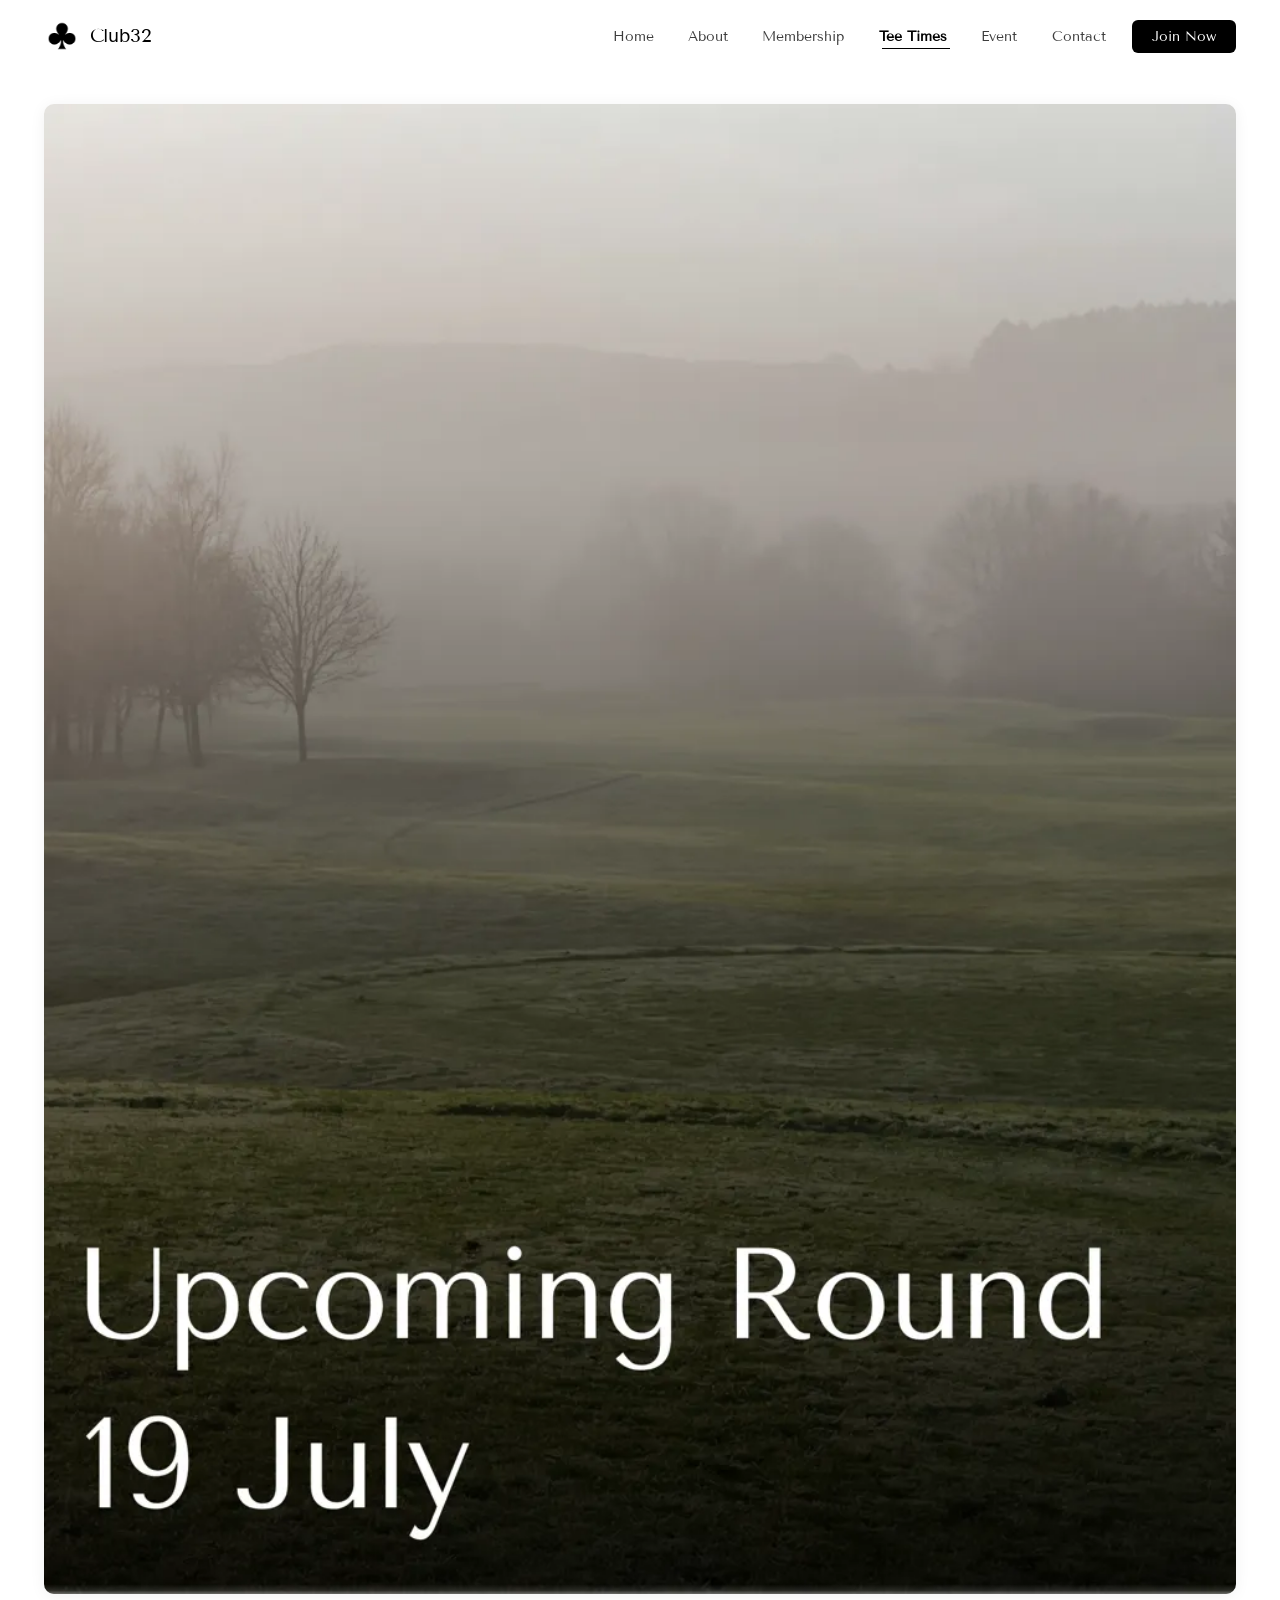
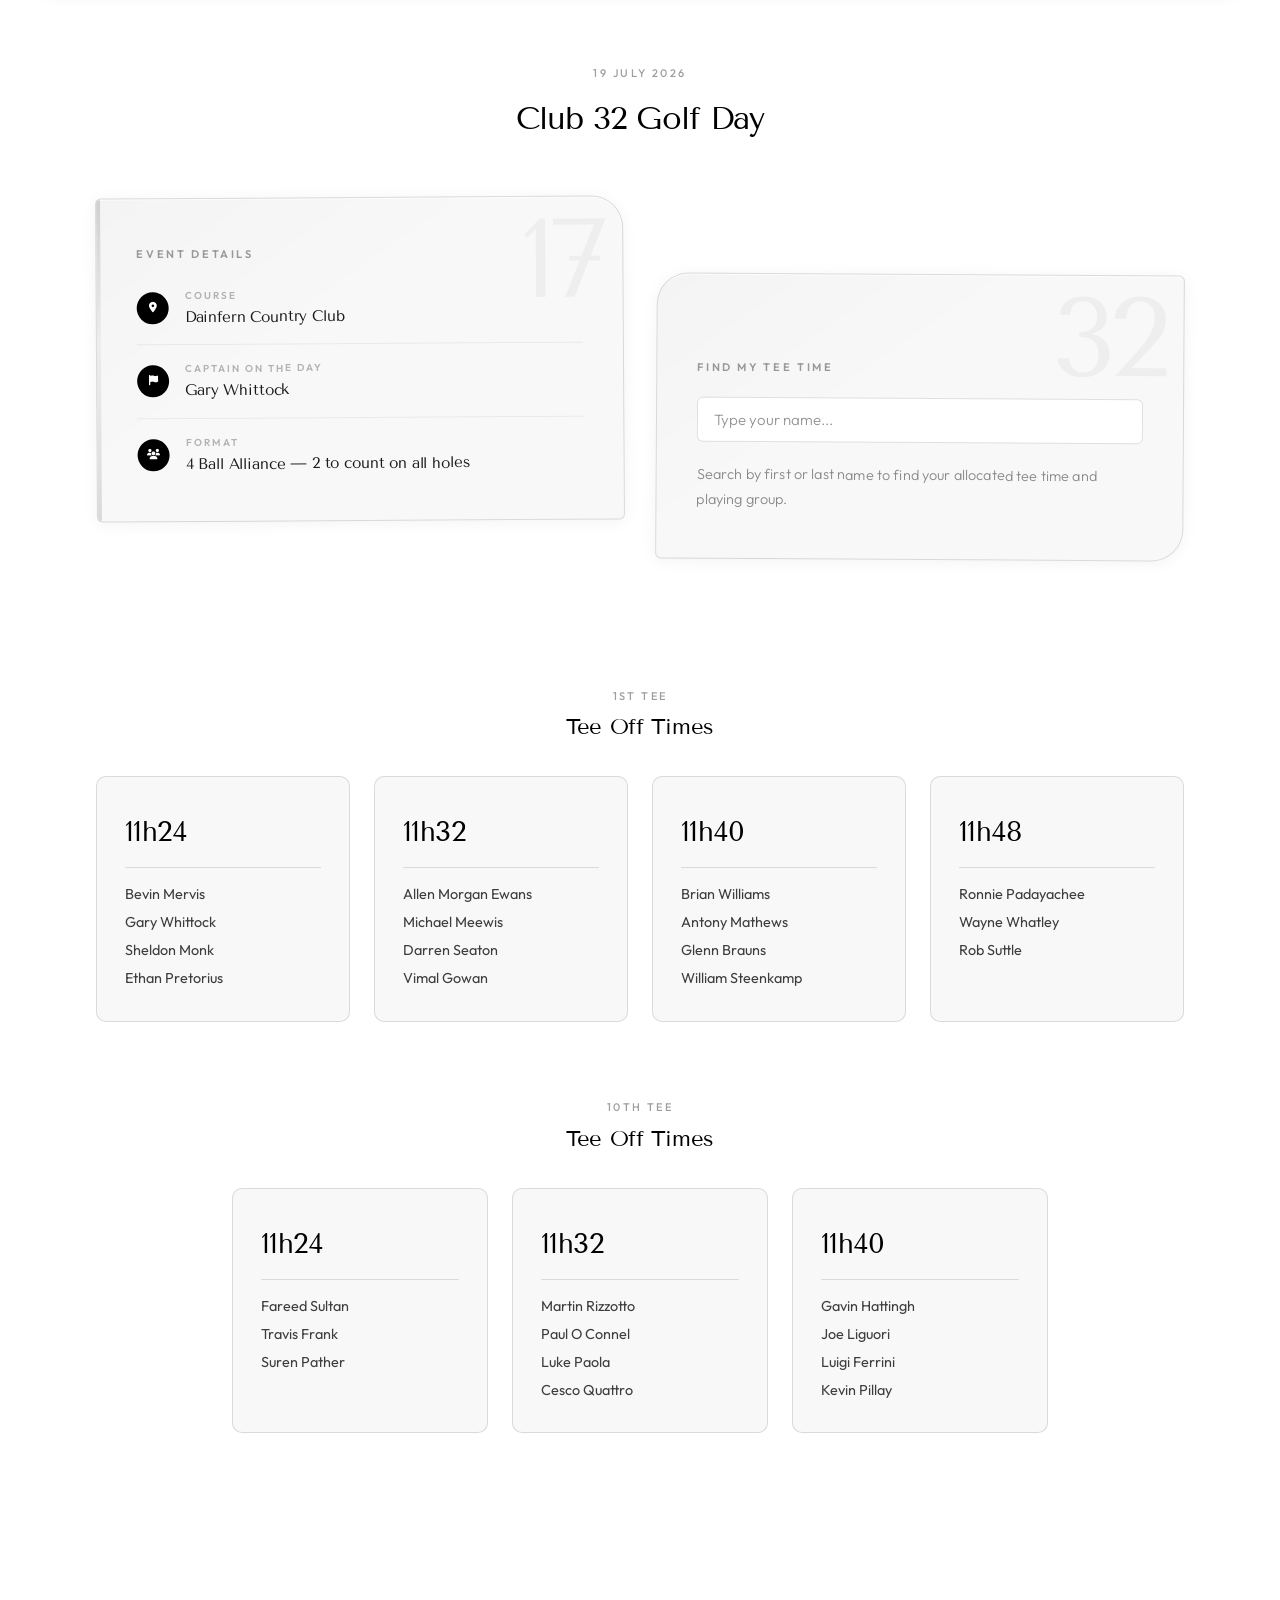
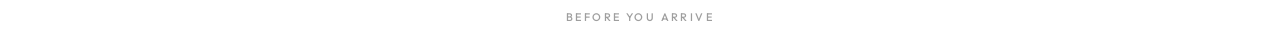
<file: teetimes.html>
<!DOCTYPE html>
<html lang="en">
<head>
  <meta charset="UTF-8" />
  <meta name="viewport" content="width=device-width, initial-scale=1.0" />
  <title>Tee Times — Club32</title>
  <meta name="description" content="View upcoming tee times and event details for Club32's next round." />
  <meta name="keywords" content="Club32, tee times, upcoming round, golf event" />
  <meta name="author" content="Club32" />
  <meta name="robots" content="index, follow" />
  <link rel="canonical" href="https://club32.co.za/teetimes" />

  <!-- Open Graph / Facebook -->
  <meta property="og:type" content="website" />
  <meta property="og:url" content="https://club32.co.za/teetimes" />
  <meta property="og:title" content="Tee Times — Club32" />
  <meta property="og:description" content="View upcoming tee times and event details for Club32's next round." />
  <meta property="og:image" content="https://club32.co.za/images/og-social.jpg" />
  <meta property="og:image:width" content="1200" />
  <meta property="og:image:height" content="406" />
  <meta property="og:site_name" content="Club32" />

  <!-- Twitter -->
  <meta name="twitter:card" content="summary_large_image" />
  <meta name="twitter:url" content="https://club32.co.za/teetimes" />
  <meta name="twitter:title" content="Tee Times — Club32" />
  <meta name="twitter:description" content="View upcoming tee times and event details for Club32's next round." />
  <meta name="twitter:image" content="https://club32.co.za/images/og-social.jpg" />

  <!-- Favicon -->
  <link rel="icon" type="image/svg+xml" href="images/favicon.svg" />
  <link rel="icon" type="image/png" href="images/icon.png" />
  <link rel="apple-touch-icon" href="images/icon.png" />
  <link rel="stylesheet" href="css/style.css?v=20260621-tee-sheet" />
  <link rel="stylesheet" href="css/icons.css?v=20260320-values-icons" />
  <link rel="stylesheet" href="https://cdnjs.cloudflare.com/ajax/libs/font-awesome/6.4.0/css/all.min.css" />
</head>
<body class="page-teetimes">

  <header class="site-header">
    <div class="header-inner">
      <a href="index.html" class="header-logo">
        <img src="images/favicon.svg" alt="Club32" width="36" height="36" />
        <span class="club-name">Club<span>32</span></span>
      </a>
      <button class="nav-toggle" id="navToggle" aria-label="Toggle navigation">
        <span></span><span></span><span></span>
      </button>
      <ul class="header-nav" id="navLinks">
        <li><a href="index.html">Home</a></li>
        <li><a href="about.html">About</a></li>
        <li><a href="membership.html">Membership</a></li>
        <li><a href="teetimes" class="active">Tee Times</a></li>
        <li><a href="event">Event</a></li>
        <li><a href="contact.html">Contact</a></li>
        <li><a href="membership.html" class="header-cta">Join Now</a></li>
      </ul>
    </div>
  </header>

  <section class="hero-home" aria-label="Upcoming Round">
    <div class="hero-home-inner">
      <div class="hero-home-media">
        <picture>
          <source media="(max-width: 768px)" srcset="images/teetimespagemobile.webp" type="image/webp" />
          <source media="(max-width: 768px)" srcset="images/teetimespagemobile.jpg" type="image/jpeg" />
          <source srcset="images/teetimespage.webp" type="image/webp" />
          <img src="images/teetimespage.jpg" alt="Upcoming Round — 19 July" width="1920" height="815" fetchpriority="high" />
        </picture>
      </div>
    </div>
  </section>

  <main id="main-content">

    <!-- Event Details -->
    <section class="section-pad section-vision-premium teetimes-event" aria-labelledby="event-heading">
      <div class="container">
        <header class="vision-premium__head">
          <p class="vision-premium__kicker">19 July 2026</p>
          <h2 id="event-heading" class="vision-premium__title">Club 32 Golf Day</h2>
        </header>

        <div class="vision-premium__columns teetimes-event__columns">
          <!-- Event Info Panel -->
          <article class="vision-premium__panel teetimes-panel teetimes-panel--event">
            <span class="vision-premium__index teetimes-panel__index" aria-hidden="true">17</span>
            <p class="vision-premium__label teetimes-panel__label">Event Details</p>
            <div class="teetimes-panel__details">
              <div class="teetimes-panel__row">
                <span class="teetimes-panel__row-icon"><i class="fas fa-location-dot"></i></span>
                <div class="teetimes-panel__row-text">
                  <span class="teetimes-panel__row-label">Course</span>
                  <span class="teetimes-panel__row-value">Dainfern Country Club</span>
                </div>
              </div>
              <div class="teetimes-panel__row">
                <span class="teetimes-panel__row-icon"><i class="fas fa-flag"></i></span>
                <div class="teetimes-panel__row-text">
                  <span class="teetimes-panel__row-label">Captain on the Day</span>
                  <span class="teetimes-panel__row-value">Gary Whittock</span>
                </div>
              </div>
              <div class="teetimes-panel__row">
                <span class="teetimes-panel__row-icon"><i class="fas fa-users"></i></span>
                <div class="teetimes-panel__row-text">
                  <span class="teetimes-panel__row-label">Format</span>
                  <span class="teetimes-panel__row-value">4 Ball Alliance — 2 to count on all holes</span>
                </div>
              </div>
            </div>
          </article>

          <!-- Find My Tee Time Panel -->
          <article class="vision-premium__panel teetimes-panel teetimes-panel--search">
            <span class="vision-premium__index teetimes-panel__index" aria-hidden="true">32</span>
            <p class="vision-premium__label teetimes-panel__label">Find My Tee Time</p>
            <div class="teetimes-panel__search-wrap">
              <input type="text" id="playerSearch" class="teetimes-panel__input" placeholder="Type your name..." autocomplete="off" />
            </div>
            <div id="searchResult" class="teetimes-panel__result" style="display:none;">
              <div class="teetimes-panel__result-player" id="resultPlayer"></div>
              <div class="teetimes-panel__result-details">
                <div class="teetimes-panel__result-row">
                  <span class="teetimes-panel__result-label">Tee</span>
                  <span class="teetimes-panel__result-value" id="resultTee"></span>
                </div>
                <div class="teetimes-panel__result-row">
                  <span class="teetimes-panel__result-label">Tee Off</span>
                  <span class="teetimes-panel__result-value" id="resultTime"></span>
                </div>
                <div class="teetimes-panel__result-row">
                  <span class="teetimes-panel__result-label">Playing With</span>
                  <span class="teetimes-panel__result-value" id="resultPartners"></span>
                </div>
              </div>
            </div>
            <div id="searchEmpty" class="teetimes-panel__empty">
              Search by first or last name to find your allocated tee time and playing group.
            </div>
          </article>
        </div>
      </div>
    </section>

    <!-- 1st Tee -->
    <section class="section-pad teetimes-sheet" aria-labelledby="tee1-heading">
      <div class="container">
        <header class="teetimes-sheet__head">
          <span class="teetimes-sheet__tee-label">1st Tee</span>
          <h3 id="tee1-heading" class="teetimes-sheet__heading">Tee Off Times</h3>
        </header>

        <div class="teetimes-sheet__grid">
          <article class="teetimes-card" data-players="Bevin Mervis,Gary Whittock,Sheldon Monk,Ethan Pretorius">
            <span class="teetimes-card__time">11h24</span>
            <ul class="teetimes-card__players">
              <li>Bevin Mervis</li>
              <li>Gary Whittock</li>
              <li>Sheldon Monk</li>
              <li>Ethan Pretorius</li>
            </ul>
          </article>

          <article class="teetimes-card" data-players="Allen Morgan Ewans,Michael Meewis,Darren Seaton,Vimal Gowan">
            <span class="teetimes-card__time">11h32</span>
            <ul class="teetimes-card__players">
              <li>Allen Morgan Ewans</li>
              <li>Michael Meewis</li>
              <li>Darren Seaton</li>
              <li>Vimal Gowan</li>
            </ul>
          </article>

          <article class="teetimes-card" data-players="Brian Williams,Antony Mathews,Glenn Brauns,William Steenkamp">
            <span class="teetimes-card__time">11h40</span>
            <ul class="teetimes-card__players">
              <li>Brian Williams</li>
              <li>Antony Mathews</li>
              <li>Glenn Brauns</li>
              <li>William Steenkamp</li>
            </ul>
          </article>

          <article class="teetimes-card" data-players="Ronnie Padayachee,Wayne Whatley,Rob Suttle">
            <span class="teetimes-card__time">11h48</span>
            <ul class="teetimes-card__players">
              <li>Ronnie Padayachee</li>
              <li>Wayne Whatley</li>
              <li>Rob Suttle</li>
            </ul>
          </article>
        </div>
      </div>
    </section>

    <!-- 10th Tee -->
    <section class="section-pad teetimes-sheet teetimes-sheet--alt" aria-labelledby="tee10-heading">
      <div class="container">
        <header class="teetimes-sheet__head">
          <span class="teetimes-sheet__tee-label">10th Tee</span>
          <h3 id="tee10-heading" class="teetimes-sheet__heading">Tee Off Times</h3>
        </header>

        <div class="teetimes-sheet__grid">
          <article class="teetimes-card" data-players="Fareed Sultan,Travis Frank,Suren Pather">
            <span class="teetimes-card__time">11h24</span>
            <ul class="teetimes-card__players">
              <li>Fareed Sultan</li>
              <li>Travis Frank</li>
              <li>Suren Pather</li>
            </ul>
          </article>

          <article class="teetimes-card" data-players="Martin Rizzotto,Paul O Connel,Luke Paola,Cesco Quattro">
            <span class="teetimes-card__time">11h32</span>
            <ul class="teetimes-card__players">
              <li>Martin Rizzotto</li>
              <li>Paul O Connel</li>
              <li>Luke Paola</li>
              <li>Cesco Quattro</li>
            </ul>
          </article>

          <article class="teetimes-card" data-players="Gavin Hattingh,Joe Liguori,Luigi Ferrini,Kevin Pillay">
            <span class="teetimes-card__time">11h40</span>
            <ul class="teetimes-card__players">
              <li>Gavin Hattingh</li>
              <li>Joe Liguori</li>
              <li>Luigi Ferrini</li>
              <li>Kevin Pillay</li>
            </ul>
          </article>
        </div>
      </div>
    </section>

    <!-- Before You Arrive -->
    <section class="section-pad section-vision-premium teetimes-notes" aria-labelledby="notes-heading">
      <div class="container">
        <header class="vision-premium__head">
          <p class="vision-premium__kicker">Before You Arrive</p>
          <h2 id="notes-heading" class="vision-premium__title">On the Day</h2>
        </header>

        <div class="teetimes-notes__three-col">
          <article class="vision-premium__panel vision-premium__panel--vision">
            <span class="vision-premium__index" aria-hidden="true">17</span>
            <p class="vision-premium__label">Logistics</p>
            <blockquote class="vision-premium__quote">
              <p class="vision-premium__quote-lead">Carts are booked — split the cost with your partner.</p>
              <p>Golf carts have been arranged for all players but are not included in the round. Each cart is shared between two players and the cost is split between them. Payment is made on the day at the pro shop on arrival.</p>
            </blockquote>
          </article>

          <article class="vision-premium__panel vision-premium__panel--purpose">
            <span class="vision-premium__index" aria-hidden="true">26</span>
            <p class="vision-premium__label">What to Bring</p>
            <blockquote class="vision-premium__quote">
              <p class="vision-premium__quote-lead">Green shirt for play · Blue shirt for lunch · A prize for the day.</p>
              <p>Please wear your green Club 32 shirt during the round and change into your blue shirt for the lunch and prize-giving afterwards. Each player is asked to bring a prize on the day to add to the pool.</p>
            </blockquote>
          </article>

          <article class="vision-premium__panel vision-premium__panel--vision teetimes-notes__location-card">
            <span class="vision-premium__index" aria-hidden="true">05</span>
            <p class="vision-premium__label">Course Location</p>
            <blockquote class="vision-premium__quote">
              <p class="vision-premium__quote-lead">Dainfern Country Club</p>
            </blockquote>
            <div class="teetimes-notes__location-content">
              <div class="teetimes-notes__location-map">
                <iframe
                  src="https://www.google.com/maps?q=Dainfern+Country+Club,+633+Gateside+Ave,+Dainfern,+Midrand,+2055&output=embed"
                  width="100%" height="100%" style="border:0;" allowfullscreen="" loading="lazy"
                  referrerpolicy="no-referrer-when-downgrade"
                  title="Dainfern Country Club location"></iframe>
              </div>
              <a href="https://www.google.com/maps/dir/?api=1&destination=Dainfern+Country+Club%2C+633+Gateside+Ave%2C+Dainfern%2C+Midrand%2C+2055" target="_blank" rel="noopener noreferrer" class="teetimes-notes__location-btn">
                <i class="fas fa-diamond-turn-right"></i> Get Directions
              </a>
            </div>
          </article>
        </div>
      </div>
    </section>

  </main>

  <!-- Footer -->
  <footer class="footer-minimal">
    <div class="footer-minimal__main">
      <div class="container">
        <div class="footer-minimal__grid">
          <div class="footer-minimal__brand">
            <a href="index.html" class="footer-minimal__logo" aria-label="Club32 home">
              <img src="images/icon.png" alt="" width="64" height="64" />
            </a>
            <p class="footer-minimal__tagline">Premier golf membership for consumer goods professionals.</p>
          </div>
          <nav class="footer-minimal__nav" aria-label="Footer navigation">
            <ul class="footer-minimal__links">
              <li><a href="index.html">Home</a></li>
              <li><a href="about.html">About</a></li>
              <li><a href="membership.html">Membership</a></li>
              <li><a href="teetimes">Tee Times</a></li>
              <li><a href="event">Event</a></li>
              <li><a href="contact.html">Contact</a></li>
            </ul>
          </nav>
          <div class="footer-minimal__cta">
            <a href="membership.html" class="footer-minimal__btn">Join Club32</a>
          </div>
        </div>
      </div>
    </div>
    <div class="footer-minimal__legal">
      <div class="container">
        <p class="footer-minimal__copyright">&copy; 2026 Club32 &nbsp;·&nbsp; Copyright &nbsp;·&nbsp; Built by BlockSeven</p>
      </div>
    </div>
  </footer>

  <script>
    (function() {
      var toggle = document.getElementById('navToggle');
      var links  = document.getElementById('navLinks');
      if (toggle && links) {
        toggle.addEventListener('click', function() {
          toggle.classList.toggle('open');
          links.classList.toggle('open');
        });
      }

      // Tee time data
      var teeData = [
        { tee: '1st Tee', time: '11h24', players: ['Bevin Mervis', 'Gary Whittock', 'Sheldon Monk', 'Ethan Pretorius'] },
        { tee: '1st Tee', time: '11h32', players: ['Allen Morgan Ewans', 'Michael Meewis', 'Darren Seaton', 'Vimal Gowan'] },
        { tee: '1st Tee', time: '11h40', players: ['Brian Williams', 'Antony Mathews', 'Glenn Brauns', 'William Steenkamp'] },
        { tee: '1st Tee', time: '11h48', players: ['Ronnie Padayachee', 'Wayne Whatley', 'Rob Suttle'] },
        { tee: '10th Tee', time: '11h24', players: ['Fareed Sultan', 'Travis Frank', 'Suren Pather'] },
        { tee: '10th Tee', time: '11h32', players: ['Martin Rizzotto', 'Paul O Connel', 'Luke Paola', 'Cesco Quattro'] },
        { tee: '10th Tee', time: '11h40', players: ['Gavin Hattingh', 'Joe Liguori', 'Luigi Ferrini', 'Kevin Pillay'] }
      ];

      var search = document.getElementById('playerSearch');
      var cards = document.querySelectorAll('.teetimes-card');
      var resultBox = document.getElementById('searchResult');
      var emptyBox = document.getElementById('searchEmpty');
      var resultPlayer = document.getElementById('resultPlayer');
      var resultTee = document.getElementById('resultTee');
      var resultTime = document.getElementById('resultTime');
      var resultPartners = document.getElementById('resultPartners');

      if (search) {
        search.addEventListener('input', function() {
          var q = this.value.toLowerCase().trim();
          var found = null;
          var foundName = '';

          // Highlight cards
          cards.forEach(function(card) {
            var players = card.getAttribute('data-players').toLowerCase();
            if (q === '') {
              card.classList.remove('teetimes-card--highlight', 'teetimes-card--dim');
            } else if (players.indexOf(q) !== -1) {
              card.classList.add('teetimes-card--highlight');
              card.classList.remove('teetimes-card--dim');
            } else {
              card.classList.add('teetimes-card--dim');
              card.classList.remove('teetimes-card--highlight');
            }
          });

          // Find matching player in data
          if (q.length >= 2) {
            for (var i = 0; i < teeData.length; i++) {
              for (var j = 0; j < teeData[i].players.length; j++) {
                if (teeData[i].players[j].toLowerCase().indexOf(q) !== -1) {
                  found = teeData[i];
                  foundName = teeData[i].players[j];
                  break;
                }
              }
              if (found) break;
            }
          }

          if (found) {
            var partners = found.players.filter(function(p) { return p !== foundName; });
            resultPlayer.textContent = foundName;
            resultTee.textContent = found.tee;
            resultTime.textContent = found.time;
            resultPartners.textContent = partners.join(', ');
            resultBox.style.display = 'block';
            emptyBox.style.display = 'none';
          } else {
            resultBox.style.display = 'none';
            emptyBox.style.display = q === '' ? 'block' : 'block';
            if (q !== '' && q.length >= 2) {
              emptyBox.textContent = 'No player found matching "' + this.value + '"';
            } else {
              emptyBox.textContent = 'Search by first or last name to find your allocated tee time and playing group.';
            }
          }
        });
      }
    })();
  </script>

</body>
</html>
</file>
<file: css/style.css>
/* ============================================================
   Club32 — Corporate Golf Membership
   Clean, professional, black + modern type pairing
   (Tenor Sans + Outfit — display / UI)
   ============================================================ */

@import url('https://fonts.googleapis.com/css2?family=DM+Sans:ital,opsz,wght@0,9..64,400;0,9..64,500;0,9..64,600;0,9..64,700&family=Outfit:wght@300;400;500;600;700&family=Tenor+Sans&display=swap');

:root {
  --green:       #000000;
  --green-light: #333333;
  --green-dark:  #000000;
  --green-muted: #4a4a4a;
  --accent:      #000000;
  --white:       #ffffff;
  --off-white:   #f8f8f8;
  /* Footer — dark band: one body tone + pure white headings */
  --footer-muted:      rgba(255, 255, 255, 0.72);
  --footer-text:       rgba(255, 255, 255, 0.72);
  --footer-rule:       rgba(255, 255, 255, 0.22);
  --footer-legal-bg:   #ffffff;
  --footer-legal-text: var(--text-dark);
  --footer-legal-gutter: 15px;
  --footer-surface:    #000000;
  --text-dark:   #1a1a1a;
  --text-body:   #3d3d3d;
  --text-muted:  #666666;
  --border:      rgba(0,0,0,0.12);
  --shadow:      0 2px 16px rgba(0,0,0,0.06);
  --shadow-lg:   0 8px 32px rgba(0,0,0,0.1);
  --radius:      6px;
  --radius-lg:   10px;
  --transition:  all 0.25s ease;
  --header-h:    72px;
  --content-max: 1240px;
}

*, *::before, *::after { box-sizing: border-box; margin: 0; padding: 0; }

html {
  scroll-behavior: smooth;
  font-size: 16px;
  max-width: 100%;
  overflow-x: hidden;
}

body {
  font-family: 'Outfit', sans-serif;
  font-weight: 400;
  color: var(--text-body);
  background: var(--white);
  line-height: 1.65;
  max-width: 100%;
  overflow-x: hidden;
}

img { display: block; max-width: 100%; height: auto; }
a { color: inherit; text-decoration: none; }
ul { list-style: none; }

/* ── Typography ── */
h1, h2, h3, h4, h5 {
  font-family: 'Tenor Sans', sans-serif;
  line-height: 1.25;
  color: var(--green-dark);
  letter-spacing: -0.02em;
}

h1 { font-size: clamp(2rem, 4.5vw, 3.25rem); font-weight: 400; }
h2 { font-size: clamp(1.5rem, 3vw, 2.25rem); font-weight: 400; }
h3 { font-size: clamp(1.15rem, 2vw, 1.35rem); font-weight: 500; }
h4 { font-size: 1.05rem; font-weight: 500; }

p { font-size: 1rem; line-height: 1.75; color: var(--text-body); }

.section-label {
  font-family: 'Outfit', sans-serif;
  font-size: 0.7rem;
  font-weight: 500;
  letter-spacing: 0.18em;
  text-transform: uppercase;
  color: var(--accent);
  display: block;
  margin-bottom: 0.5rem;
}

/* ── Layout ── */
.container {
  max-width: var(--content-max);
  margin: 0 auto;
  padding: 0 1.5rem;
}

.section-pad { padding: 3.5rem 0; }
.section-pad-sm { padding: 2.5rem 0; }

/* ── Header: white, above hero ── */
.site-header {
  position: absolute;
  top: 0;
  left: 0;
  right: 0;
  z-index: 100;
  height: var(--header-h);
  background: var(--white);
  font-family: 'Tenor Sans', sans-serif;
}

.header-inner {
  display: flex;
  align-items: center;
  justify-content: space-between;
  height: 100%;
  max-width: var(--content-max);
  margin: 0 auto;
  padding: 0 1.5rem;
}

.header-logo {
  display: flex;
  align-items: center;
  gap: 0.6rem;
  text-decoration: none;
  color: var(--green-dark);
}

.header-logo img {
  width: 36px;
  height: 36px;
  flex-shrink: 0;
}

.header-logo .club-name {
  font-family: 'Tenor Sans', sans-serif;
  font-size: 1.2rem;
  font-weight: 500;
  letter-spacing: -0.01em;
}

.header-logo .club-name span {
  color: var(--accent);
}

.header-nav {
  display: flex;
  align-items: center;
  gap: 0.15rem;
}

.header-nav a {
  font-size: 0.875rem;
  font-weight: 500;
  color: var(--text-body);
  padding: 0.5rem 1rem;
  border-radius: var(--radius);
  transition: var(--transition);
  position: relative;
}

.header-nav a:not(.header-cta)::after {
  content: '';
  position: absolute;
  bottom: 0.25rem;
  left: 1.2rem;
  right: 1rem;
  height: 1px;
  background: var(--green);
  width: 0;
  transition: width 0.3s ease;
}

.header-nav a:not(.header-cta):hover::after {
  width: calc(100% - 2rem);
}

.header-nav a:hover {
  color: var(--green);
}

.header-nav a.active {
  color: var(--green);
  font-weight: 600;
}

.header-nav a.active::after {
  width: calc(100% - 2rem);
}

.header-cta {
  background: var(--green) !important;
  color: var(--white) !important;
  margin-left: 0.5rem;
  padding: 0.5rem 1.25rem !important;
}

.header-cta:hover {
  background: var(--green-light) !important;
  color: var(--white) !important;
}

/* Mobile menu */
.nav-toggle {
  display: none;
  flex-direction: column;
  gap: 5px;
  cursor: pointer;
  padding: 8px;
  border: none;
  background: none;
  color: var(--green-dark);
}

.nav-toggle span {
  display: block;
  width: 22px;
  height: 2px;
  background: currentColor;
  border-radius: 2px;
  transition: var(--transition);
}

.nav-toggle.open span:nth-child(1) { transform: rotate(45deg) translate(5px, 5px); }
.nav-toggle.open span:nth-child(2) { opacity: 0; }
.nav-toggle.open span:nth-child(3) { transform: rotate(-45deg) translate(5px, -5px); }

.nav-toggle.open {
  position: fixed;
  top: calc((var(--header-h) - 38px) / 2);
  right: 1.5rem;
  z-index: 1001;
}

@media (max-width: 768px) {
  .nav-toggle {
    display: flex;
    position: relative;
    z-index: 1001;
  }

  .header-nav {
    display: none;
    position: fixed;
    top: 0;
    left: 0;
    right: 0;
    bottom: 0;
    width: 100%;
    height: 100vh;
    height: 100dvh;
    background: var(--off-white);
    flex-direction: column;
    align-items: flex-start;
    justify-content: flex-start;
    padding: 10rem 2rem 2rem;
    gap: 0;
    z-index: 1000;
  }

  .header-nav.open {
    display: flex;
  }

  .header-nav a {
    font-family: 'Tenor Sans', sans-serif;
    font-size: clamp(2rem, 7vw, 2.75rem);
    font-weight: 400;
    letter-spacing: -0.02em;
    line-height: 1.3;
    color: var(--text-dark);
    padding: 0.75rem 0;
    border-radius: 0;
    background: none !important;
  }

  .header-nav a:not(.header-cta)::after {
    display: none;
  }

  .header-nav a:hover {
    color: var(--text-muted);
    background: none;
  }

  .header-nav a.active {
    color: var(--text-dark);
    font-weight: 400;
  }

  .header-nav .header-cta {
    display: none;
  }

  .nav-toggle.open span {
    background: var(--green-dark);
  }
}

/* ── Home hero: image block, same width as header ── */
.hero-home {
  padding: calc(var(--header-h) + 2rem) 0 0.75rem;
  background: var(--white);
}

.hero-home-inner {
  max-width: var(--content-max);
  margin: 0 auto;
  padding: 0 1.5rem;
}

.hero-home-media {
  border-radius: var(--radius-lg);
  overflow: hidden;
  box-shadow: var(--shadow);
}

.hero-home-media picture,
.hero-home-media img {
  display: block;
}

.hero-home-media img {
  width: 100%;
  height: auto;
}

@media (max-width: 768px) {
  .hero-home-media img {
    aspect-ratio: 4 / 5;
  }
}

/* About: tuck content a touch closer under the hero image */
.page-about .hero-home {
  padding-bottom: 0.35rem;
}

/* About: soft white fade at bottom of hero (blends arrow / artwork into page) */
.page-about .hero-home-media {
  position: relative;
}

.page-about .hero-home-media::after {
  content: '';
  position: absolute;
  left: 0;
  right: 0;
  bottom: 0;
  /* Short band; fade stays at the very bottom so it doesn’t climb the artwork */
  height: min(9%, 2.75rem);
  pointer-events: none;
  background: linear-gradient(
    to bottom,
    rgba(255, 255, 255, 0) 0%,
    rgba(255, 255, 255, 0) 78%,
    rgba(255, 255, 255, 0.12) 92%,
    rgba(255, 255, 255, 0.4) 100%
  );
}

/* Pull first content section closer under the home hero */
.hero-home + .section-pad {
  padding-top: 2.25rem;
}

/* ── Hero: image with text on left, no overlap on ball ── */
.hero-banner {
  position: relative;
  min-height: 560px;
  display: flex;
  align-items: center;
  overflow: hidden;
  background: var(--green-dark);
}

.hero-banner .hero-media {
  position: absolute;
  inset: 0;
}

.hero-banner .hero-media img,
.hero-banner .hero-media picture img {
  width: 100%;
  height: 100%;
  object-fit: cover;
  object-position: 55% 50%;
}

/* Strong left-to-right overlay: dark where text sits, ball stays visible right */
.hero-banner .hero-overlay {
  position: absolute;
  inset: 0;
  background: linear-gradient(
    90deg,
    rgba(0,0,0,0.94) 0%,
    rgba(0,0,0,0.82) 28%,
    rgba(0,0,0,0.45) 52%,
    rgba(0,0,0,0.15) 72%,
    transparent 88%
  );
  pointer-events: none;
}

.hero-banner .hero-inner {
  position: relative;
  z-index: 2;
  width: 100%;
  max-width: var(--content-max);
  margin: 0 auto;
  padding: calc(var(--header-h) + 2.5rem) 1.5rem 3.5rem;
  box-sizing: border-box;
}

.hero-banner .hero-content {
  max-width: 480px;
  text-align: left;
}

.hero-banner .section-label {
  font-size: 0.7rem;
  letter-spacing: 0.2em;
  color: rgba(255,255,255,0.8);
  margin-bottom: 0.75rem;
}

.hero-banner h1 {
  color: var(--white);
  font-size: clamp(2rem, 4.2vw, 3rem);
  line-height: 1.15;
  margin-bottom: 1rem;
  text-shadow: 0 2px 8px rgba(0,0,0,0.35);
}

.hero-banner .hero-divider {
  width: 48px;
  height: 2px;
  background: var(--white);
  margin-bottom: 1.25rem;
  border-radius: 2px;
  opacity: 0.9;
}

.hero-banner .hero-subtitle {
  font-size: clamp(0.9375rem, 1.6vw, 1.0625rem);
  color: rgba(255,255,255,0.92);
  line-height: 1.65;
  margin-bottom: 1.75rem;
  text-shadow: 0 1px 4px rgba(0,0,0,0.25);
}

.hero-banner .btn-group {
  display: flex;
  gap: 0.75rem;
  flex-wrap: wrap;
}

/* Hero when content is direct child (inner pages, no hero-inner) */
.hero-banner > .hero-content {
  position: relative;
  z-index: 2;
  max-width: var(--content-max);
  margin: 0 auto;
  padding: calc(var(--header-h) + 2.5rem) 1.5rem 3rem;
  width: 100%;
  box-sizing: border-box;
}

.hero-banner > .hero-content .hero-content { max-width: none; }

/* Hero small (inner pages) */
.hero-small .hero-media::after {
  content: '';
  position: absolute;
  inset: 0;
  background: linear-gradient(180deg, rgba(0,0,0,0.72) 0%, rgba(0,0,0,0.88) 100%);
}

.hero-small { min-height: 320px; }

.hero-small .hero-content,
.hero-small .hero-inner .hero-content {
  max-width: 560px;
}

.hero-small .hero-inner {
  padding-top: calc(var(--header-h) + 2rem);
  padding-bottom: 2.5rem;
}

.hero-small .hero-subtitle { max-width: 560px; }

/* ── Buttons ── */
.btn {
  display: inline-block;
  padding: 0.75rem 1.75rem;
  border-radius: var(--radius);
  font-family: 'Outfit', sans-serif;
  font-size: 0.875rem;
  font-weight: 600;
  letter-spacing: 0.05em;
  text-transform: uppercase;
  cursor: pointer;
  border: none;
  transition: var(--transition);
  text-decoration: none;
}

.btn-primary,
.btn-gold {
  background: var(--green);
  color: var(--white);
  box-shadow: 0 2px 12px rgba(0,0,0,0.25);
}

.btn-primary:hover,
.btn-gold:hover {
  background: #1a1a1a;
  box-shadow: 0 2px 10px rgba(0,0,0,0.2);
  transform: translateY(-1px);
}

/* ── Inverted button on dark/black surfaces ──
   Default: white bg + black text. Hover: black bg + white text.
   Scoped strictly to dark cards/panels — never to white cards. */
.membership-card.featured .btn-gold,
.membership-card.featured .btn-primary,
.vision-premium__panel--vision .btn-gold,
.vision-premium__panel--vision .btn-primary,
.vision-premium__panel--purpose .btn-gold,
.vision-premium__panel--purpose .btn-primary {
  background: var(--white);
  color: #000000;
  box-shadow: 0 2px 12px rgba(0, 0, 0, 0.25);
  border: 1.5px solid var(--white);
}

.membership-card.featured .btn-gold:hover,
.membership-card.featured .btn-primary:hover,
.vision-premium__panel--vision .btn-gold:hover,
.vision-premium__panel--vision .btn-primary:hover,
.vision-premium__panel--purpose .btn-gold:hover,
.vision-premium__panel--purpose .btn-primary:hover {
  background: #f5f3ee;
  border-color: #f5f3ee;
  box-shadow: 0 2px 8px rgba(0, 0, 0, 0.12);
  transform: translateY(-1px);
}

.btn-outline {
  background: transparent;
  color: var(--white);
  border: 1.5px solid rgba(255,255,255,0.7);
}

.btn-outline:hover {
  background: rgba(255,255,255,0.12);
  border-color: var(--white);
  transform: translateY(-1px);
}

.btn-green {
  background: var(--green);
  color: var(--white);
}

.btn-green:hover {
  background: var(--green-light);
  color: var(--white);
  transform: translateY(-1px);
}

/* ── Section Headings ── */
.section-heading {
  text-align: center;
  margin-bottom: 2.5rem;
}

.section-heading h1,
.section-heading h2 { margin-bottom: 0.5rem; }

.section-heading p {
  max-width: 540px;
  margin: 0 auto;
  color: var(--text-muted);
  font-size: 1rem;
}

.accent-line,
.gold-line {
  width: 48px;
  height: 2px;
  background: var(--accent);
  margin: 0.75rem auto 0;
  border-radius: 2px;
}

/* ── Cards ── */
.card-grid-3 {
  display: grid;
  grid-template-columns: repeat(3, 1fr);
  gap: 1.75rem;
}

.card-grid-2 {
  display: grid;
  grid-template-columns: repeat(2, 1fr);
  gap: 1.75rem;
}

.card {
  background: var(--white);
  border: 1px solid var(--border);
  border-radius: var(--radius-lg);
  padding: 2rem 1.75rem;
  transition: var(--transition);
  box-shadow: 0 1px 8px rgba(0,0,0,0.04);
}

.card:hover {
  box-shadow: var(--shadow);
  border-color: rgba(0,0,0,0.2);
  transform: translateY(-2px);
}

.card-icon {
  margin-bottom: 1rem;
  display: block;
}

.card h3 {
  color: var(--green);
  margin-bottom: 0.5rem;
}

.card p {
  font-size: 0.9375rem;
  color: var(--text-muted);
  line-height: 1.7;
}

/* ── Section backgrounds ── */
.section-offwhite { background: var(--off-white); }

.section-dark {
  background: var(--green);
  color: var(--white);
}

.section-dark h2,
.section-dark h3,
.section-dark h4 { color: var(--white); }

.section-dark p { color: rgba(255,255,255,0.88); }

.section-dark .section-heading h2,
.section-dark .section-heading p { color: var(--white); }

.section-dark .section-heading p { color: rgba(255,255,255,0.75); }

.section-navy {
  background: var(--green-dark);
  color: var(--white);
}

.section-navy h2, .section-navy h3, .section-navy h4 { color: var(--white); }

.section-navy p { color: rgba(255,255,255,0.82); }

/* ── Values strip ── */
.values-strip {
  display: flex;
  flex-wrap: wrap;
  border-radius: var(--radius-lg);
  overflow: hidden;
  box-shadow: var(--shadow);
}

.value-item {
  flex: 1 1 20%;
  min-width: 160px;
  padding: 1.75rem 1.25rem;
  background: var(--green);
  border-right: 1px solid rgba(255,255,255,0.08);
  text-align: center;
  transition: var(--transition);
}

.value-item:last-child { border-right: none; }

.value-item:hover { background: var(--green-light); }

.value-item .value-icon {
  display: block;
  margin-bottom: 0.5rem;
}

.value-item h4 {
  color: var(--white);
  font-family: 'Tenor Sans', sans-serif;
  font-size: 1rem;
  margin-bottom: 0.35rem;
}

.value-item p {
  font-size: 0.8rem;
  color: rgba(255,255,255,0.78);
  line-height: 1.5;
}

/* ── Pre-footer: same framed hero image + membership CTA (all pages) ── */
.pre-footer-cta {
  background: var(--white);
  padding: clamp(2.5rem, 5vw, 3.5rem) 0 clamp(2.25rem, 4vw, 3rem);
}

.pre-footer-cta__intro {
  text-align: center;
  margin-bottom: 1.25rem;
}

.pre-footer-cta__intro .section-label {
  font-family: 'Outfit', sans-serif;
  font-size: 0.6875rem;
  font-weight: 500;
  letter-spacing: 0.22em;
  text-transform: uppercase;
  color: rgba(0, 0, 0, 0.38);
  margin-bottom: 1rem;
}

.pre-footer-cta__heading {
  font-family: 'Tenor Sans', sans-serif;
  font-size: clamp(1.5rem, 2.6vw, 2rem);
  font-weight: 400;
  letter-spacing: -0.03em;
  color: var(--green-dark);
  line-height: 1.2;
  margin: 0;
}

.pre-footer-cta .hero-home-media {
  margin-bottom: 1.5rem;
}

.pre-footer-cta__action {
  text-align: center;
}

.pre-footer-cta__link {
  font-size: 0.95rem;
  font-weight: 500;
  color: var(--green-dark);
  text-decoration: underline;
  text-decoration-thickness: 1px;
  text-underline-offset: 0.2em;
  transition: color 0.2s ease, text-decoration-color 0.2s ease;
}

.pre-footer-cta__link:hover {
  color: var(--accent);
  text-decoration-color: var(--accent);
}

/* ── Code of Conduct (About) — charter band: authoritative, not committee cards ── */
.section-conduct-charter.section-pad {
  padding-top: clamp(5rem, 11vw, 8.5rem);
  padding-bottom: clamp(5rem, 11vw, 8.5rem);
  color: var(--white);
  background:
    radial-gradient(ellipse 100% 80% at 50% -20%, rgba(255, 255, 255, 0.06) 0%, transparent 55%),
    radial-gradient(ellipse 60% 50% at 100% 50%, rgba(255, 255, 255, 0.03) 0%, transparent 45%),
    linear-gradient(175deg, #0a0a0a 0%, #030303 40%, #0c0c0c 100%);
  border-top: 1px solid rgba(255, 255, 255, 0.07);
  border-bottom: 1px solid rgba(255, 255, 255, 0.07);
}

.conduct-charter {
  max-width: calc(var(--content-max) + 2rem);
}

.conduct-charter__header {
  margin-bottom: clamp(2.75rem, 6vw, 4.25rem);
}

@media (min-width: 768px) {
  .conduct-charter__header {
    text-align: left;
    max-width: 44rem;
  }
}

@media (max-width: 767px) {
  .conduct-charter__header {
    text-align: left;
  }
}

.conduct-charter__label {
  font-family: 'Outfit', sans-serif;
  font-size: 0.6875rem;
  font-weight: 600;
  letter-spacing: 0.28em;
  text-transform: uppercase;
  color: rgba(255, 255, 255, 0.45);
  margin-bottom: 1.1rem;
}

.conduct-charter__title {
  font-family: 'Tenor Sans', sans-serif;
  font-size: clamp(2.35rem, 6.5vw, 3.85rem);
  font-weight: 400;
  letter-spacing: -0.04em;
  line-height: 1.05;
  color: #ffffff;
  margin: 0 0 1.35rem;
}

.conduct-charter__statement {
  font-family: 'Outfit', sans-serif;
  font-size: clamp(1.05rem, 1.65vw, 1.2rem);
  font-weight: 400;
  line-height: 1.65;
  color: rgba(255, 255, 255, 0.82);
  margin: 0;
  max-width: 38rem;
}

@media (max-width: 767px) {
  .conduct-charter__statement {
    margin-left: 0;
    margin-right: 0;
  }
}

.conduct-charter__frame {
  position: relative;
  margin-top: clamp(0.5rem, 2vw, 1rem);
  padding-top: clamp(0.25rem, 1vw, 0.5rem);
  padding-left: clamp(1.25rem, 3.5vw, 2.15rem);
  border-top: 1px solid rgba(255, 255, 255, 0.14);
}

.conduct-charter__frame::before {
  content: '';
  position: absolute;
  left: 0;
  top: 0;
  bottom: 0;
  width: 3px;
  border-radius: 2px;
  background: linear-gradient(
    180deg,
    rgba(255, 255, 255, 0.55) 0%,
    rgba(255, 255, 255, 0.18) 45%,
    rgba(255, 255, 255, 0.35) 100%
  );
}

.conduct-charter__rule {
  display: flex;
  flex-wrap: nowrap;
  align-items: flex-start;
  gap: clamp(1rem, 3vw, 2.25rem);
  padding-top: clamp(1.85rem, 3.5vw, 2.65rem);
  padding-bottom: clamp(1.85rem, 3.5vw, 2.65rem);
  border-bottom: 1px solid rgba(255, 255, 255, 0.08);
}

.conduct-charter__rule:last-child {
  border-bottom: none;
  padding-bottom: 0;
}

.conduct-charter__num {
  flex: 0 0 auto;
  width: clamp(2.75rem, 8vw, 4.25rem);
  font-family: 'Tenor Sans', sans-serif;
  font-size: clamp(2rem, 4.5vw, 3.35rem);
  font-weight: 400;
  line-height: 1;
  letter-spacing: -0.04em;
  color: rgba(255, 255, 255, 0.14);
  text-align: right;
}

.conduct-charter__rule-main {
  flex: 1 1 0;
  min-width: 0;
}

.conduct-charter__rule-title {
  font-family: 'Tenor Sans', sans-serif;
  font-size: clamp(1.2rem, 2.2vw, 1.55rem);
  font-weight: 400;
  letter-spacing: -0.02em;
  line-height: 1.2;
  color: #ffffff;
  margin: 0 0 0.85rem;
}

.conduct-charter__rule-text {
  font-family: 'Outfit', sans-serif;
  font-size: clamp(0.9375rem, 1.15vw, 1.02rem);
  font-weight: 300;
  line-height: 1.78;
  color: rgba(255, 255, 255, 0.74);
  margin: 0;
  max-width: 52rem;
}

@media (max-width: 560px) {
  .conduct-charter__rule {
    flex-direction: column;
    gap: 0.35rem;
  }

  .conduct-charter__num {
    width: 100%;
    text-align: left;
    font-size: clamp(1.75rem, 8vw, 2.25rem);
    color: rgba(255, 255, 255, 0.22);
  }

  .conduct-charter__rule-title {
    margin-top: 0.15rem;
  }
}

/* ── Our Community (About) ── */
.section-community-premium.section-pad {
  padding-top: clamp(4.5rem, 9vw, 7rem);
  padding-bottom: clamp(4.5rem, 9vw, 7rem);
  background: var(--white);
}

.community-premium__head {
  text-align: center;
  margin-bottom: clamp(2.5rem, 5vw, 3.5rem);
}

.community-premium__kicker {
  font-family: 'Outfit', sans-serif;
  font-size: 0.6875rem;
  font-weight: 500;
  letter-spacing: 0.22em;
  text-transform: uppercase;
  color: rgba(0, 0, 0, 0.38);
  margin-bottom: 1rem;
}

.community-premium__title {
  font-family: 'Tenor Sans', sans-serif;
  font-size: clamp(1.5rem, 2.6vw, 2rem);
  font-weight: 400;
  letter-spacing: -0.03em;
  color: var(--green-dark);
  line-height: 1.2;
  margin: 0 0 0.85rem;
  text-transform: none;
}

.community-premium__deck {
  max-width: 36rem;
  margin: 0 auto;
  font-size: 1rem;
  line-height: 1.75;
  color: var(--text-muted);
}

.community-premium__grid {
  display: grid;
  grid-template-columns: repeat(3, 1fr);
  gap: clamp(1rem, 2vw, 1.25rem);
  max-width: 68rem;
  margin: 0 auto;
}

.community-premium__card {
  position: relative;
  overflow: hidden;
  border-radius: 1rem;
  padding: clamp(1.35rem, 2.4vw, 1.65rem) clamp(1.25rem, 2vw, 1.45rem);
  text-align: left;
  background:
    linear-gradient(155deg, rgba(255, 255, 255, 0.06) 0%, transparent 42%),
    linear-gradient(168deg, #121212 0%, #232323 50%, #181818 100%);
  box-shadow:
    0 8px 28px rgba(0, 0, 0, 0.12),
    0 1px 0 rgba(255, 255, 255, 0.05) inset;
  transition: transform 0.35s ease, box-shadow 0.35s ease;
}

.community-premium__card:hover {
  transform: translateY(-2px);
  box-shadow:
    0 14px 36px rgba(0, 0, 0, 0.16),
    0 1px 0 rgba(255, 255, 255, 0.07) inset;
}

.community-premium__label {
  font-family: 'Outfit', sans-serif;
  font-size: 0.625rem;
  font-weight: 600;
  letter-spacing: 0.2em;
  text-transform: uppercase;
  color: rgba(255, 255, 255, 0.42);
  margin: 0 0 0.7rem;
}

.community-premium__name {
  font-family: 'Tenor Sans', sans-serif;
  font-size: clamp(1.02rem, 1.25vw, 1.14rem);
  font-weight: 400;
  letter-spacing: -0.02em;
  line-height: 1.28;
  color: rgba(255, 255, 255, 0.97);
  margin: 0 0 0.65rem;
}

.community-premium__text {
  font-family: 'Outfit', sans-serif;
  font-size: 0.9375rem;
  font-weight: 300;
  line-height: 1.78;
  color: rgba(255, 255, 255, 0.76);
  margin: 0;
}

@media (prefers-reduced-motion: reduce) {
  .community-premium__card:hover {
    transform: none;
  }
}

@media (max-width: 900px) {
  .community-premium__grid {
    grid-template-columns: repeat(2, 1fr);
  }
}

@media (max-width: 560px) {
  .community-premium__grid {
    grid-template-columns: 1fr;
  }
}

/* ── Executive Committee (About) — premium board ── */
.section-committee-premium.section-pad {
  padding-top: clamp(2.5rem, 5.5vw, 4rem);
  padding-bottom: clamp(3.5rem, 7vw, 5.5rem);
  background: var(--white);
}

.committee-premium__head {
  text-align: center;
  margin-bottom: clamp(2.75rem, 5vw, 4rem);
}

.committee-premium__kicker {
  font-family: 'Outfit', sans-serif;
  font-size: 0.6875rem;
  font-weight: 500;
  letter-spacing: 0.22em;
  text-transform: uppercase;
  color: rgba(0, 0, 0, 0.38);
  margin-bottom: 1rem;
}

.committee-premium__title {
  font-family: 'Tenor Sans', sans-serif;
  font-size: clamp(1.5rem, 2.6vw, 2rem);
  font-weight: 400;
  letter-spacing: -0.03em;
  color: var(--green-dark);
  line-height: 1.2;
  margin: 0 0 0.85rem;
}

.committee-premium__deck {
  max-width: 36rem;
  margin: 0 auto;
  font-size: 1rem;
  line-height: 1.75;
  color: var(--text-muted);
}

.committee-premium__board {
  display: flex;
  flex-direction: column;
  gap: clamp(1.15rem, 2.2vw, 1.65rem);
}

.committee-premium__card {
  position: relative;
  overflow: hidden;
  text-align: center;
  isolation: isolate;
  background:
    linear-gradient(155deg, rgba(255, 255, 255, 0.06) 0%, transparent 42%),
    linear-gradient(168deg, #121212 0%, #232323 50%, #181818 100%);
  /* One consistent radius across chair + grid — reads as a single family */
  border-radius: 1rem;
  padding: clamp(1.35rem, 2.4vw, 1.7rem) clamp(1.2rem, 2vw, 1.5rem);
  box-shadow:
    0 8px 28px rgba(0, 0, 0, 0.14),
    0 1px 0 rgba(255, 255, 255, 0.06) inset;
  transition: transform 0.4s ease, box-shadow 0.45s ease;
}

/* Full-card platinum highlight on hover — soft wash + slow sheen drift */
.committee-premium__card::before {
  content: '';
  position: absolute;
  inset: 0;
  z-index: 1;
  pointer-events: none;
  border-radius: inherit;
  opacity: 0;
  background: linear-gradient(
    128deg,
    rgba(255, 255, 255, 0.14) 0%,
    rgba(238, 240, 250, 0.32) 32%,
    rgba(255, 255, 255, 0.26) 50%,
    rgba(210, 216, 230, 0.24) 68%,
    rgba(255, 255, 255, 0.12) 100%
  );
  background-size: 240% 240%;
  background-position: 8% 42%;
  mix-blend-mode: soft-light;
  transition:
    opacity 0.55s cubic-bezier(0.22, 1, 0.36, 1),
    background-position 2.75s cubic-bezier(0.33, 0.72, 0.24, 1);
}

.committee-premium__card:hover::before {
  opacity: 1;
  background-position: 92% 58%;
}

.committee-premium__card:hover {
  transform: translateY(-3px);
  box-shadow:
    0 16px 42px rgba(0, 0, 0, 0.2),
    0 1px 0 rgba(255, 255, 255, 0.12) inset,
    0 0 0 1px rgba(255, 255, 255, 0.1) inset;
}

.committee-premium__card--chair {
  display: flex;
  flex-direction: row;
  align-items: center;
  gap: clamp(1.15rem, 2.8vw, 2rem);
  text-align: left;
  padding: clamp(1.45rem, 2.8vw, 2rem) clamp(1.45rem, 2.8vw, 2.15rem);
  justify-content: flex-start;
}

.committee-premium__card--chair::after {
  content: '';
  position: absolute;
  z-index: 2;
  top: 0;
  left: 0;
  bottom: 0;
  width: 4px;
  background: linear-gradient(
    180deg,
    rgba(255, 255, 255, 0.48) 0%,
    rgba(255, 255, 255, 0.12) 48%,
    rgba(255, 255, 255, 0.38) 100%
  );
  border-radius: 2px;
}

/* Handicap banner — placeholder values until confirmed */
.committee-premium__hcp {
  position: absolute;
  z-index: 3;
  top: 0;
  right: 0;
  padding: 0.35rem 0.55rem 0.32rem 0.65rem;
  font-family: 'Outfit', sans-serif;
  font-size: 0.625rem;
  font-weight: 600;
  letter-spacing: 0.1em;
  text-transform: uppercase;
  color: rgba(255, 255, 255, 0.92);
  line-height: 1;
  background: linear-gradient(
    165deg,
    rgba(255, 255, 255, 0.16) 0%,
    rgba(210, 214, 224, 0.12) 38%,
    rgba(24, 26, 30, 0.75) 100%
  );
  border: 1px solid rgba(255, 255, 255, 0.14);
  border-top: none;
  border-right: none;
  border-radius: 0 0 0 0.55rem;
  box-shadow: -1px 2px 10px rgba(0, 0, 0, 0.22);
}

.committee-premium__avatar {
  position: relative;
  z-index: 3;
  width: 3.1rem;
  height: 3.1rem;
  margin: 0 auto 0.9rem;
  border-radius: 50%;
  display: flex;
  align-items: center;
  justify-content: center;
  font-family: 'Tenor Sans', sans-serif;
  font-size: 1.05rem;
  font-weight: 400;
  color: rgba(255, 255, 255, 0.96);
  background: linear-gradient(145deg, #2e2e2e 0%, #0c0c0c 100%);
  border: 1px solid rgba(255, 255, 255, 0.16);
  box-shadow:
    0 0 0 1px rgba(0, 0, 0, 0.4) inset,
    0 4px 14px rgba(0, 0, 0, 0.25);
}

.committee-premium__card--chair .committee-premium__avatar {
  width: clamp(3.35rem, 7vw, 4.1rem);
  height: clamp(3.35rem, 7vw, 4.1rem);
  font-size: clamp(1.2rem, 2.4vw, 1.45rem);
  margin: 0;
  flex-shrink: 0;
}

.committee-premium__body {
  position: relative;
  z-index: 3;
  flex: 1;
  min-width: 0;
}

.committee-premium__name {
  position: relative;
  z-index: 3;
  font-family: 'Tenor Sans', sans-serif;
  font-size: clamp(0.92rem, 1.15vw, 1.04rem);
  font-weight: 400;
  letter-spacing: -0.02em;
  line-height: 1.28;
  color: rgba(255, 255, 255, 0.97);
  margin: 0 0 0.4rem;
}

.committee-premium__card--chair .committee-premium__name {
  font-size: clamp(1.05rem, 1.5vw, 1.28rem);
  margin-bottom: 0.45rem;
}

.committee-premium__role {
  position: relative;
  z-index: 3;
  font-family: 'Outfit', sans-serif;
  font-size: 0.625rem;
  font-weight: 600;
  letter-spacing: 0.2em;
  text-transform: uppercase;
  color: rgba(255, 255, 255, 0.5);
  margin: 0;
}

.committee-premium__contact {
  position: relative;
  z-index: 3;
  font-family: 'Outfit', sans-serif;
  font-size: 0.625rem;
  font-weight: 600;
  letter-spacing: 0.2em;
  text-transform: uppercase;
  line-height: 1.85;
  color: rgba(255, 255, 255, 0.5);
  margin: 0;
  margin-left: auto;
  text-align: right;
}

.committee-premium__contact a {
  color: rgba(255, 255, 255, 0.5);
  text-decoration: none;
  transition: color 0.2s ease;
}

.committee-premium__contact a:hover {
  color: rgba(255, 255, 255, 1);
}

.committee-premium__grid {
  display: grid;
  grid-template-columns: repeat(3, 1fr);
  gap: clamp(0.95rem, 1.8vw, 1.35rem);
}

@media (prefers-reduced-motion: reduce) {
  .committee-premium__card:hover {
    transform: none;
  }

  .committee-premium__card::before {
    inset: 0;
    background-size: 100% 100%;
    background-position: 50% 50%;
    background: linear-gradient(
      145deg,
      rgba(255, 255, 255, 0.08) 0%,
      rgba(232, 234, 244, 0.2) 48%,
      rgba(255, 255, 255, 0.1) 100%
    );
    mix-blend-mode: soft-light;
    transition: opacity 0.45s ease;
  }

  .committee-premium__card:hover::before {
    opacity: 1;
  }
}

@media (max-width: 900px) {
  .committee-premium__grid {
    grid-template-columns: repeat(2, 1fr);
  }
}

@media (max-width: 560px) {
  .committee-premium__card--chair {
    flex-direction: column;
    text-align: center;
    padding-top: 2.35rem;
  }

  .committee-premium__card--chair .committee-premium__avatar {
    margin: 0 auto;
  }

  .committee-premium__card--chair .committee-premium__contact {
    text-align: center;
    margin-left: 0;
    margin-right: 0;
  }

  .committee-premium__hcp {
    border-radius: 0 0 0 0.45rem;
    padding: 0.3rem 0.5rem 0.28rem 0.55rem;
    font-size: 0.6rem;
  }

  .committee-premium__grid {
    grid-template-columns: 1fr;
  }
}

/* ── Membership cards ── */
.membership-card {
  background: var(--white);
  border: 1px solid var(--border);
  border-radius: var(--radius-lg);
  padding: 2rem 1.75rem;
  transition: var(--transition);
  box-shadow: 0 1px 8px rgba(0,0,0,0.04);
  position: relative;
  overflow: hidden;
}

.membership-card::before {
  content: '';
  position: absolute;
  top: 0;
  left: 0;
  right: 0;
  height: 3px;
  background: var(--green);
  transform: scaleX(0);
  transform-origin: left;
  transition: transform 0.3s ease;
}

.membership-card:hover::before { transform: scaleX(1); }

.membership-card:hover {
  box-shadow: var(--shadow);
  border-color: rgba(0,0,0,0.2);
  transform: translateY(-2px);
}

.membership-card.featured {
  border-color: rgba(255,255,255,0.22);
  background: var(--green-dark);
  color: var(--white);
}

.membership-card.featured::before {
  transform: scaleX(1);
  background: rgba(255,255,255,0.9);
}

.membership-card.featured h3 { color: var(--white); }

.membership-card.featured p,
.membership-card.featured li { color: rgba(255,255,255,0.88); }

.membership-card .price {
  font-family: 'Tenor Sans', sans-serif;
  font-size: 2rem;
  font-weight: 700;
  color: var(--green);
  margin: 0.75rem 0 0.25rem;
}

.membership-card.featured .price { color: var(--white); }

.membership-card .price-note {
  font-size: 0.8125rem;
  color: var(--text-muted);
  margin-bottom: 1.25rem;
}

.membership-card.featured .price-note { color: rgba(255,255,255,0.6); }

.membership-card ul { margin: 1rem 0; }

.membership-card ul li {
  font-size: 0.9rem;
  color: var(--text-body);
  padding: 0.35rem 0;
  display: flex;
  align-items: center;
  gap: 0.5rem;
}

.membership-card ul li::before {
  content: '✓';
  color: var(--green);
  font-weight: 700;
  font-size: 0.8rem;
  flex-shrink: 0;
}

.membership-card.featured ul li::before { color: var(--white); }

.membership-card.featured ul li { color: rgba(255,255,255,0.85); }

/* Membership cards on dark background — white card with black text */
.section-conduct-charter .membership-card:not(.featured) {
  background: var(--white);
  border-color: rgba(255, 255, 255, 0.2);
  color: var(--text-body);
}

.section-conduct-charter .membership-card:not(.featured):hover {
  border-color: rgba(255, 255, 255, 0.4);
}

.section-conduct-charter .membership-card:not(.featured)::before {
  background: #666666;
}

.section-conduct-charter .membership-card:not(.featured) h3 {
  color: var(--green-dark);
}

.section-conduct-charter .membership-card:not(.featured) .price {
  color: var(--green-dark) !important;
}

.section-conduct-charter .membership-card:not(.featured) .price-note {
  color: var(--text-muted) !important;
}

.section-conduct-charter .membership-card:not(.featured) ul li {
  color: var(--text-body);
}

.section-conduct-charter .membership-card:not(.featured) ul li::before {
  color: var(--green-dark);
}

.section-conduct-charter .membership-card:not(.featured) .section-label {
  color: var(--text-muted);
}

/* ── Steps ── */
.steps {
  display: grid;
  grid-template-columns: repeat(auto-fill, minmax(220px, 1fr));
  gap: 1.5rem;
}

.step {
  text-align: center;
  padding: 1.75rem 1.25rem;
  background: var(--white);
  border-radius: var(--radius-lg);
  border: 1px solid var(--border);
  box-shadow: 0 1px 8px rgba(0,0,0,0.04);
  transition: var(--transition);
}

.step:hover {
  box-shadow: var(--shadow);
  transform: translateY(-2px);
}

.step-num {
  width: 48px;
  height: 48px;
  background: var(--green);
  color: var(--white);
  border-radius: 50%;
  display: flex;
  align-items: center;
  justify-content: center;
  font-family: 'Tenor Sans', sans-serif;
  font-size: 1.2rem;
  font-weight: 700;
  margin: 0 auto 1rem;
  border: 2px solid rgba(255,255,255,0.2);
}

.step h4 { color: var(--green); margin-bottom: 0.4rem; }

.step p { font-size: 0.9rem; color: var(--text-muted); }

/* ── Payment box ── */
.payment-box {
  background: rgba(0,0,0,0.2);
  border: 1px solid rgba(255,255,255,0.12);
  border-radius: var(--radius-lg);
  padding: 2rem 2.25rem;
  max-width: 560px;
  margin: 0 auto;
}

.payment-box h3 { color: var(--white); margin-bottom: 1.25rem; }

.payment-row {
  display: flex;
  justify-content: space-between;
  padding: 0.5rem 0;
  border-bottom: 1px solid rgba(255,255,255,0.08);
  font-size: 0.9rem;
}

.payment-row:last-child { border-bottom: none; }

.payment-row .label { color: rgba(255,255,255,0.55); font-weight: 500; }

.payment-row .value { color: var(--white); font-weight: 500; }

/* ── Contact form ── */
.contact-form {
  background: var(--white);
  border: 1px solid var(--border);
  border-radius: var(--radius-lg);
  padding: 2.5rem;
  box-shadow: var(--shadow);
  max-width: 640px;
  margin: 0 auto;
}

.form-group { margin-bottom: 1.25rem; }

.form-row {
  display: grid;
  grid-template-columns: 1fr 1fr;
  gap: 1rem;
}

label {
  display: block;
  font-size: 0.8rem;
  font-weight: 600;
  letter-spacing: 0.06em;
  text-transform: uppercase;
  color: var(--green);
  margin-bottom: 0.4rem;
}

input[type="text"],
input[type="email"],
input[type="tel"],
select,
textarea {
  width: 100%;
  padding: 0.75rem 1rem;
  border: 1px solid var(--border);
  border-radius: var(--radius);
  font-family: 'Outfit', sans-serif;
  font-size: 0.9375rem;
  font-weight: 400;
  color: var(--text-dark);
  background: var(--white);
  transition: var(--transition);
  outline: none;
  appearance: none;
}

input::placeholder,
textarea::placeholder {
  font-family: 'Outfit', sans-serif;
  font-weight: 300;
  color: var(--text-muted);
  opacity: 0.7;
}

select.placeholder-shown,
select:invalid {
  color: var(--text-muted);
  font-weight: 300;
}

select option {
  color: var(--text-dark);
  font-weight: 400;
}

select option[disabled] {
  color: var(--text-muted);
  font-weight: 300;
}

input:focus, select:focus, textarea:focus {
  border-color: rgba(0, 0, 0, 0.25);
  box-shadow: 0 0 0 2px rgba(0, 0, 0, 0.04);
}

textarea {
  resize: vertical;
  min-height: 120px;
}

.form-group--checkbox {
  margin-bottom: 1.5rem;
}

.form-checkbox {
  display: flex;
  align-items: flex-start;
  gap: 0.65rem;
  font-size: 0.875rem;
  font-weight: 400;
  line-height: 1.55;
  color: var(--text-body);
  text-transform: none;
  letter-spacing: normal;
  cursor: pointer;
}

.form-checkbox input[type="checkbox"] {
  width: 1.05rem;
  height: 1.05rem;
  margin-top: 0.2rem;
  flex-shrink: 0;
  accent-color: var(--green-dark);
  cursor: pointer;
}

.form-submit-note__link {
  color: var(--green);
  font-weight: 500;
  text-decoration: underline;
  text-underline-offset: 2px;
}

.form-submit-note__link:hover {
  opacity: 0.85;
}

/* ── Contact cards ── */
.contact-grid {
  display: grid;
  grid-template-columns: repeat(auto-fill, minmax(260px, 1fr));
  gap: 1.25rem;
}

.contact-card {
  background: rgba(255,255,255,0.06);
  border: 1px solid rgba(255,255,255,0.12);
  border-radius: var(--radius-lg);
  padding: 1.5rem;
  transition: var(--transition);
}

.contact-card:hover {
  background: rgba(255,255,255,0.1);
  border-color: rgba(255,255,255,0.2);
}

.contact-card h4 { color: var(--white); margin-bottom: 0.2rem; }

.contact-card .contact-role {
  font-size: 0.75rem;
  text-transform: uppercase;
  letter-spacing: 0.08em;
  color: rgba(255,255,255,0.5);
  margin-bottom: 0.5rem;
}

.contact-card p { font-size: 0.875rem; color: rgba(255,255,255,0.8); }

/* ── Vision & Purpose (About) — light stage, dual dark panels, white type ── */
.page-about main#main-content > .section-vision-premium:first-child {
  margin-top: clamp(0.35rem, 1.25vw, 0.85rem);
}

.section-vision-premium.section-pad {
  padding-top: clamp(2.5rem, 5.5vw, 4rem);
  padding-bottom: clamp(3.5rem, 7vw, 5.5rem);
  background: var(--white);
}

.vision-premium__head {
  text-align: center;
  margin-bottom: clamp(2.5rem, 5vw, 3.75rem);
}

.vision-premium__kicker {
  font-family: 'Outfit', sans-serif;
  font-size: 0.6875rem;
  font-weight: 500;
  letter-spacing: 0.22em;
  text-transform: uppercase;
  color: rgba(0, 0, 0, 0.38);
  margin-bottom: 1rem;
}

.vision-premium__title {
  font-family: 'Tenor Sans', sans-serif;
  font-size: clamp(1.5rem, 2.6vw, 2rem);
  font-weight: 400;
  letter-spacing: -0.03em;
  color: var(--green-dark);
  line-height: 1.2;
  margin: 0;
}

.vision-premium__columns {
  display: grid;
  grid-template-columns: 1fr 1fr;
  gap: clamp(1.25rem, 3vw, 2rem);
  align-items: start;
  max-width: 68rem;
  margin: 0 auto;
}

.vision-premium__panel {
  position: relative;
  overflow: hidden;
  min-width: 0;
  padding: clamp(2rem, 4.5vw, 2.85rem) clamp(1.75rem, 3.5vw, 2.5rem);
  box-shadow:
    0 4px 24px rgba(0, 0, 0, 0.12),
    0 1px 0 rgba(255, 255, 255, 0.06) inset;
}

.vision-premium__panel--vision {
  border-radius: 0.35rem 2rem 0.35rem 0.35rem;
  background:
    linear-gradient(145deg, rgba(255, 255, 255, 0.06) 0%, transparent 42%),
    linear-gradient(165deg, #121212 0%, #242424 52%, #181818 100%);
  transform: rotate(-0.35deg);
}

.vision-premium__panel--vision::after {
  content: '';
  position: absolute;
  z-index: 0;
  top: 0;
  left: 0;
  width: 4px;
  height: 100%;
  background: linear-gradient(
    180deg,
    rgba(255, 255, 255, 0.45) 0%,
    rgba(255, 255, 255, 0.12) 45%,
    rgba(255, 255, 255, 0.35) 100%
  );
  border-radius: 2px;
}

.vision-premium__panel--purpose {
  border-radius: 2rem 0.35rem 2rem 0.35rem;
  background:
    linear-gradient(-35deg, rgba(255, 255, 255, 0.05) 0%, transparent 50%),
    linear-gradient(195deg, #0f0f0f 0%, #1c1c1c 40%, #141414 100%);
  margin-top: clamp(1.25rem, 3vw, 2.25rem);
  transform: rotate(0.35deg);
}

.vision-premium__panel--purpose::before {
  content: '';
  position: absolute;
  z-index: 0;
  top: -50%;
  right: -20%;
  width: 70%;
  height: 120%;
  background: radial-gradient(ellipse at center, rgba(255, 255, 255, 0.07) 0%, transparent 68%);
  pointer-events: none;
}

.vision-premium__index {
  position: absolute;
  z-index: 0;
  top: 0.35rem;
  right: clamp(0.75rem, 2vw, 1.25rem);
  font-family: 'Tenor Sans', sans-serif;
  font-size: clamp(4.5rem, 12vw, 7rem);
  font-weight: 400;
  line-height: 1;
  color: rgba(255, 255, 255, 0.06);
  letter-spacing: -0.06em;
  user-select: none;
  pointer-events: none;
}

.vision-premium__label {
  position: relative;
  z-index: 1;
  font-family: 'Outfit', sans-serif;
  font-size: 0.6875rem;
  font-weight: 600;
  letter-spacing: 0.24em;
  text-transform: uppercase;
  color: rgba(255, 255, 255, 0.52);
  margin-bottom: 1.25rem;
}

.vision-premium__quote {
  position: relative;
  z-index: 1;
  margin: 0;
  padding: 0;
  border: 0;
}

.vision-premium__quote p {
  font-family: 'Outfit', sans-serif;
  font-size: clamp(1.0625rem, 1.35vw, 1.1875rem);
  font-weight: 300;
  line-height: 1.82;
  color: rgba(255, 255, 255, 0.94);
  letter-spacing: 0.02em;
  margin: 0;
}

.vision-premium__quote-lead {
  font-weight: 400;
}

.vision-premium__quote p + p {
  margin-top: 1.05rem;
  font-size: clamp(0.98rem, 1.15vw, 1.0625rem);
  line-height: 1.78;
  color: rgba(255, 255, 255, 0.78);
}

@media (prefers-reduced-motion: reduce) {
  .vision-premium__panel--vision,
  .vision-premium__panel--purpose {
    transform: none;
  }
}

/* ── Eligibility (Membership) — light panels, 2×2 grid ── */
.section-eligibility-premium.section-pad {
  padding-top: clamp(2.5rem, 5.5vw, 4rem);
  padding-bottom: clamp(3.5rem, 7vw, 5.5rem);
  background: var(--white);
}

.eligibility-premium__head {
  text-align: center;
  margin-bottom: clamp(2.5rem, 5vw, 3.75rem);
}

.eligibility-premium__kicker {
  font-family: 'Outfit', sans-serif;
  font-size: 0.6875rem;
  font-weight: 500;
  letter-spacing: 0.22em;
  text-transform: uppercase;
  color: rgba(0, 0, 0, 0.38);
  margin-bottom: 1rem;
}

.eligibility-premium__title {
  font-family: 'Tenor Sans', sans-serif;
  font-size: clamp(1.5rem, 2.6vw, 2rem);
  font-weight: 400;
  letter-spacing: -0.03em;
  color: var(--green-dark);
  line-height: 1.2;
  margin: 0;
}

.eligibility-premium__grid {
  display: grid;
  grid-template-columns: 1fr 1fr;
  gap: clamp(1.25rem, 2.5vw, 1.75rem);
  max-width: 68rem;
  margin: 0 auto;
}

.eligibility-premium__panel {
  position: relative;
  overflow: hidden;
  min-width: 0;
  padding: clamp(1.75rem, 3.5vw, 2.25rem) clamp(1.5rem, 3vw, 2rem);
  background: var(--off-white);
  border: 1px solid rgba(0, 0, 0, 0.06);
  border-radius: 0.75rem;
  box-shadow: 0 2px 12px rgba(0, 0, 0, 0.04);
  transition: transform 0.3s ease, box-shadow 0.3s ease, border-color 0.3s ease;
}

.eligibility-premium__panel:hover {
  transform: translateY(-2px);
  box-shadow: 0 6px 20px rgba(0, 0, 0, 0.08);
  border-color: rgba(0, 0, 0, 0.1);
}

.eligibility-premium__panel--highlight {
  background: linear-gradient(145deg, #fafafa 0%, #f5f5f5 100%);
  border-left: 3px solid var(--green-dark);
}

.eligibility-premium__index {
  position: absolute;
  z-index: 0;
  top: 0.5rem;
  right: clamp(0.75rem, 2vw, 1.25rem);
  font-family: 'Tenor Sans', sans-serif;
  font-size: clamp(3.5rem, 9vw, 5rem);
  font-weight: 400;
  line-height: 1;
  color: rgba(0, 0, 0, 0.04);
  letter-spacing: -0.06em;
  user-select: none;
  pointer-events: none;
}

.eligibility-premium__label {
  position: relative;
  z-index: 1;
  font-family: 'Outfit', sans-serif;
  font-size: 0.6875rem;
  font-weight: 600;
  letter-spacing: 0.24em;
  text-transform: uppercase;
  color: rgba(0, 0, 0, 0.35);
  margin: 0 0 1rem;
}

.eligibility-premium__content {
  position: relative;
  z-index: 1;
}

.eligibility-premium__name {
  font-family: 'Tenor Sans', sans-serif;
  font-size: clamp(1.15rem, 1.5vw, 1.35rem);
  font-weight: 400;
  letter-spacing: -0.02em;
  line-height: 1.25;
  color: var(--green-dark);
  margin: 0 0 0.75rem;
}

.eligibility-premium__text {
  font-family: 'Outfit', sans-serif;
  font-size: clamp(0.9rem, 1vw, 0.9375rem);
  font-weight: 300;
  line-height: 1.75;
  color: var(--text-body);
  margin: 0;
}

@media (max-width: 768px) {
  .eligibility-premium__grid {
    grid-template-columns: 1fr;
    gap: 1.25rem;
  }
}

/* ── Note box ── */
.note-box {
  background: rgba(0,0,0,0.06);
  border: 1px solid var(--border);
  border-radius: var(--radius);
  padding: 1.25rem 1.5rem;
  display: flex;
  align-items: flex-start;
  gap: 1rem;
  max-width: 640px;
  margin: 0 auto;
}

.note-box .note-icon { flex-shrink: 0; margin-top: 0.1rem; }

.note-box p { font-size: 0.9rem; color: var(--text-body); margin: 0; }

/* ── Footer Minimal — Clean, World-Class Design ── */
.footer-minimal {
  width: 100%;
  margin-top: 0;
}

.footer-minimal__main {
  background: #000000;
  padding: clamp(3rem, 6vw, 4.5rem) 0 clamp(2.5rem, 5vw, 3.5rem);
}

.footer-minimal__grid {
  display: grid;
  grid-template-columns: 1fr auto auto;
  align-items: center;
  gap: clamp(2rem, 4vw, 4rem);
}

.footer-minimal__brand {
  display: flex;
  align-items: center;
  gap: clamp(1rem, 2vw, 1.5rem);
}

.footer-minimal__logo {
  display: block;
  flex-shrink: 0;
  line-height: 0;
}

.footer-minimal__logo img {
  width: clamp(48px, 8vw, 64px);
  height: auto;
  opacity: 0.85;
  filter: brightness(0) invert(1);
  transition: opacity 0.3s ease;
}

.footer-minimal__logo:hover img {
  opacity: 1;
}

.footer-minimal__tagline {
  font-family: 'Outfit', sans-serif;
  font-size: clamp(0.875rem, 1.1vw, 1rem);
  font-weight: 300;
  line-height: 1.5;
  color: rgba(255, 255, 255, 0.6);
  margin: 0;
  max-width: 280px;
}

.footer-minimal__nav {
  display: flex;
  align-items: center;
}

.footer-minimal__links {
  display: flex;
  align-items: center;
  gap: clamp(1.5rem, 3vw, 2.5rem);
  list-style: none;
  margin: 0;
  padding: 0;
}

.footer-minimal__links a {
  font-family: 'Outfit', sans-serif;
  font-size: 0.875rem;
  font-weight: 400;
  color: rgba(255, 255, 255, 0.7);
  text-decoration: none;
  transition: color 0.2s ease;
  position: relative;
}

.footer-minimal__links a::after {
  content: '';
  position: absolute;
  bottom: -4px;
  left: 0;
  width: 0;
  height: 1px;
  background: rgba(255, 255, 255, 0.5);
  transition: width 0.3s ease;
}

.footer-minimal__links a:hover {
  color: rgba(255, 255, 255, 1);
}

.footer-minimal__links a:hover::after {
  width: 100%;
}

.footer-minimal__cta {
  display: flex;
  align-items: center;
  margin-left: 0;
}

.footer-minimal__btn {
  font-family: 'Outfit', sans-serif;
  font-size: 0.8125rem;
  font-weight: 500;
  letter-spacing: 0.08em;
  color: #000000;
  background: #ffffff;
  padding: 0.75rem 1.75rem;
  border-radius: 4px;
  text-decoration: none;
  transition: all 0.3s ease;
}

.footer-minimal__btn:hover {
  opacity: 0.92;
}

.footer-minimal__legal {
  background: #000000;
  padding: 0 1.5rem;
}

.footer-minimal__legal .container {
  background: #ffffff;
  border-radius: 24px 24px 0 0;
  padding: clamp(1rem, 2vw, 1.25rem) 0 0.75rem;
  max-width: calc(var(--content-max) - 3rem);
}

.footer-minimal__copyright {
  font-family: 'Outfit', sans-serif;
  font-size: 0.8125rem;
  font-weight: 400;
  letter-spacing: 0.02em;
  color: rgba(0, 0, 0, 0.5);
  text-align: center;
  margin: 0;
}

@media (max-width: 900px) {
  .footer-minimal__grid {
    grid-template-columns: 1fr;
    gap: 2rem;
    text-align: center;
  }

  .footer-minimal__brand {
    flex-direction: column;
    gap: 1rem;
  }

  .footer-minimal__tagline {
    max-width: none;
  }

  .footer-minimal__nav {
    justify-content: center;
  }

  .footer-minimal__links {
    flex-wrap: wrap;
    justify-content: center;
    gap: 1.25rem 2rem;
  }

  .footer-minimal__cta {
    justify-content: center;
  }
}

@media (max-width: 768px) {
  .footer-minimal__grid {
    gap: 1.5rem;
  }

  .footer-minimal__brand {
    flex-direction: row;
    align-items: center;
    justify-content: center;
    gap: 1rem;
  }

  .footer-minimal__logo img {
    width: 40px;
  }

  .footer-minimal__tagline {
    font-size: 0.8125rem;
    max-width: 200px;
    text-align: left;
  }

  .footer-minimal__cta {
    display: none;
  }

  .footer-minimal__links {
    gap: 1rem 1.5rem;
  }

  .footer-minimal__links a {
    font-size: 0.8125rem;
  }
}

@media (max-width: 480px) {
  .footer-minimal__tagline {
    font-size: 0.75rem;
    max-width: 160px;
  }

  .footer-minimal__links {
    gap: 0.75rem 1.25rem;
  }

  .footer-minimal__links a {
    font-size: 0.75rem;
  }

  .footer-minimal__copyright {
    font-size: 0.7rem;
    line-height: 1.6;
  }
}

/* ── Divider ── */
.divider-accent,
.divider-gold {
  width: 40px;
  height: 2px;
  background: var(--accent);
  border-radius: 2px;
  margin-bottom: 1.25rem;
}

/* ── Who We Are (home) — extends Vision & Purpose styles ── */
.who-home__glance {
  display: flex;
  flex-direction: column;
}

.who-home__logos {
  position: relative;
  z-index: 1;
  display: flex;
  flex-wrap: wrap;
  align-items: center;
  justify-content: center;
  gap: 1.75rem;
  margin-top: 1.75rem;
  padding-top: 1.5rem;
  border-top: 1px solid rgba(255, 255, 255, 0.1);
}

.who-home__logos img {
  height: 45px;
  width: auto;
  object-fit: contain;
  opacity: 0.55;
  filter: brightness(0) invert(1);
  transition: opacity 0.25s ease;
}

.who-home__logos img:last-child {
  padding-top: 0.35rem;
}

.who-home__logos img:hover {
  opacity: 0.85;
}

@media (max-width: 768px) {
  .who-home__logos {
    gap: 1.5rem;
  }

  .who-home__logos img {
    height: 38px;
  }

  .who-home__logos img:last-child {
    padding-top: 0.25rem;
  }
}

/* ── Why Join Us (home) — premium minimal style ── */
.section-why-premium.section-pad {
  padding-top: clamp(2.5rem, 5.5vw, 4rem);
  padding-bottom: clamp(3.5rem, 7vw, 5.5rem);
  background: var(--white);
}

.why-premium__head {
  text-align: center;
  margin-bottom: clamp(2.5rem, 5vw, 3.5rem);
  max-width: 42rem;
  margin-left: auto;
  margin-right: auto;
}

.why-premium__kicker {
  font-family: 'Outfit', sans-serif;
  font-size: 0.6875rem;
  font-weight: 500;
  letter-spacing: 0.22em;
  text-transform: uppercase;
  color: rgba(0, 0, 0, 0.38);
  margin-bottom: 1rem;
}

.why-premium__title {
  font-family: 'Tenor Sans', sans-serif;
  font-size: clamp(1.5rem, 2.6vw, 2rem);
  font-weight: 400;
  letter-spacing: -0.03em;
  color: var(--green-dark);
  line-height: 1.2;
  margin: 0;
}

.why-premium__grid {
  display: grid;
  grid-template-columns: repeat(3, 1fr);
  gap: clamp(1rem, 2vw, 1.5rem);
  max-width: 72rem;
  margin: 0 auto;
}

.why-premium__card {
  position: relative;
  overflow: hidden;
  background: var(--white);
  border: 1px solid rgba(0, 0, 0, 0.08);
  border-radius: 0.5rem;
  padding: clamp(1.75rem, 3vw, 2.25rem) clamp(1.5rem, 2.5vw, 2rem);
  box-shadow: 0 2px 12px rgba(0, 0, 0, 0.04);
  transition: transform 0.3s ease, box-shadow 0.3s ease, border-color 0.3s ease;
}

.why-premium__card:hover {
  transform: translateY(-3px);
  box-shadow: 0 8px 24px rgba(0, 0, 0, 0.08);
  border-color: rgba(0, 0, 0, 0.12);
}

.why-premium__number {
  position: absolute;
  top: 1rem;
  right: 1rem;
  font-family: 'Tenor Sans', sans-serif;
  font-size: clamp(2.5rem, 5vw, 3.25rem);
  font-weight: 400;
  line-height: 1;
  color: rgba(0, 0, 0, 0.04);
  letter-spacing: -0.04em;
  user-select: none;
  pointer-events: none;
}

.why-premium__card-title {
  font-family: 'Tenor Sans', sans-serif;
  font-size: clamp(1.15rem, 1.5vw, 1.35rem);
  font-weight: 400;
  letter-spacing: -0.02em;
  line-height: 1.25;
  color: var(--green-dark);
  margin: 0 0 0.85rem;
}

.why-premium__card-text {
  font-family: 'Outfit', sans-serif;
  font-size: clamp(0.9rem, 1vw, 0.9375rem);
  font-weight: 300;
  line-height: 1.75;
  color: var(--text-body);
  margin: 0;
}

@media (prefers-reduced-motion: reduce) {
  .why-premium__card:hover {
    transform: none;
  }
}

@media (max-width: 900px) {
  .why-premium__grid {
    grid-template-columns: 1fr;
    gap: 1.25rem;
  }
}

/* ── Our Values (home) — premium minimal style with dark cards ── */
.section-values-premium.section-pad {
  padding-top: clamp(2.5rem, 5.5vw, 4rem);
  padding-bottom: clamp(3.5rem, 7vw, 5.5rem);
  background: var(--white);
}

.values-premium__head {
  text-align: center;
  margin-bottom: clamp(2.5rem, 5vw, 3.5rem);
  max-width: 42rem;
  margin-left: auto;
  margin-right: auto;
}

.values-premium__kicker {
  font-family: 'Outfit', sans-serif;
  font-size: 0.6875rem;
  font-weight: 500;
  letter-spacing: 0.22em;
  text-transform: uppercase;
  color: rgba(0, 0, 0, 0.38);
  margin-bottom: 1rem;
}

.values-premium__title {
  font-family: 'Tenor Sans', sans-serif;
  font-size: clamp(1.5rem, 2.6vw, 2rem);
  font-weight: 400;
  letter-spacing: -0.03em;
  color: var(--green-dark);
  line-height: 1.2;
  margin: 0;
}

.values-premium__grid {
  display: grid;
  grid-template-columns: repeat(5, 1fr);
  gap: clamp(0.875rem, 1.5vw, 1.25rem);
  max-width: 75rem;
  margin: 0 auto;
}

.values-premium__card {
  position: relative;
  overflow: hidden;
  background:
    linear-gradient(145deg, rgba(255, 255, 255, 0.06) 0%, transparent 42%),
    linear-gradient(165deg, #121212 0%, #242424 52%, #181818 100%);
  border: 1px solid rgba(255, 255, 255, 0.08);
  border-radius: 0.5rem;
  padding: clamp(1.5rem, 2.5vw, 1.85rem) clamp(1.25rem, 2vw, 1.65rem);
  box-shadow: 0 4px 16px rgba(0, 0, 0, 0.15);
  transition: transform 0.3s ease, box-shadow 0.3s ease, border-color 0.3s ease;
  display: flex;
  flex-direction: column;
  min-height: 140px;
}

.values-premium__card:hover {
  transform: translateY(-3px);
  box-shadow: 0 8px 28px rgba(0, 0, 0, 0.22);
  border-color: rgba(255, 255, 255, 0.14);
}

.values-premium__number {
  position: absolute;
  top: 1rem;
  right: 1rem;
  font-family: 'Tenor Sans', sans-serif;
  font-size: clamp(2rem, 4vw, 2.5rem);
  font-weight: 400;
  line-height: 1;
  letter-spacing: -0.04em;
  color: rgba(255, 255, 255, 0.08);
  user-select: none;
  pointer-events: none;
}

.values-premium__card-title {
  position: relative;
  z-index: 1;
  font-family: 'Tenor Sans', sans-serif;
  font-size: clamp(1rem, 1.2vw, 1.15rem);
  font-weight: 400;
  letter-spacing: -0.02em;
  line-height: 1.25;
  color: rgba(255, 255, 255, 0.97);
  margin: 0 0 0.65rem;
}

.values-premium__card-text {
  position: relative;
  z-index: 1;
  font-family: 'Outfit', sans-serif;
  font-size: clamp(0.8125rem, 0.9vw, 0.875rem);
  font-weight: 300;
  line-height: 1.65;
  color: rgba(255, 255, 255, 0.76);
  margin: 0;
  flex: 1;
}

@media (prefers-reduced-motion: reduce) {
  .values-premium__card:hover {
    transform: none;
  }
}

@media (max-width: 1100px) {
  .values-premium__grid {
    grid-template-columns: repeat(3, 1fr);
  }
}

@media (max-width: 768px) {
  .values-premium__grid {
    grid-template-columns: repeat(2, 1fr);
    gap: 1rem;
  }

  .values-premium__card:last-child {
    display: none;
  }
}

@media (max-width: 480px) {
  .values-premium__grid {
    grid-template-columns: 1fr;
    gap: 1rem;
  }
}

/* ── Responsive ── */
@media (max-width: 1024px) {
  .card-grid-3 { grid-template-columns: 1fr 1fr; }
  .values-strip { flex-wrap: wrap; }
  .value-item { flex: 1 1 50%; min-width: 140px; }
}

@media (max-width: 768px) {
  .section-pad { padding: 3rem 0; }
  .section-pad-sm { padding: 2.5rem 0; }
  .card-grid-3,
  .card-grid-2 { grid-template-columns: 1fr; }

  .vision-premium__columns {
    grid-template-columns: 1fr;
    gap: 1.5rem;
  }

  .vision-premium__panel--vision,
  .vision-premium__panel--purpose {
    transform: none;
    margin-top: 0;
  }
  .form-row { grid-template-columns: 1fr; }
  .values-strip { flex-direction: column; border-radius: var(--radius-lg); }
  .value-item {
    flex: 1 1 100%;
    border-right: none;
    border-bottom: 1px solid rgba(255,255,255,0.08);
  }
  .value-item:last-child { border-bottom: none; }
  .hero-banner { min-height: 440px; }
  .hero-small { min-height: 280px; }
  .btn-group { flex-direction: column; align-items: flex-start; }
  .contact-form { padding: 1.75rem 1.25rem; }
}

/* ── Contact page: form note, treasurer panel, membership note ── */
.form-submit-note {
  font-size: 0.8125rem;
  color: var(--text-muted);
  text-align: center;
  margin-top: 1rem;
}

.contact-form__submit {
  width: 100%;
  font-size: 0.95rem;
  padding: 1rem 1.25rem;
}

/* Treasurer + banking (contact page) */
.treasurer-panel {
  display: grid;
  grid-template-columns: 1fr;
  gap: 1.5rem;
  max-width: 920px;
  margin: 0 auto;
  align-items: stretch;
}

.treasurer-panel__bio {
  background: rgba(0, 0, 0, 0.2);
  border: 1px solid rgba(255, 255, 255, 0.14);
  border-radius: var(--radius-lg);
  padding: 2rem 2rem 2.25rem;
  text-align: center;
}

.treasurer-panel__bio .t-avatar {
  width: 72px;
  height: 72px;
  background: rgba(255, 255, 255, 0.1);
  border: 2px solid rgba(255, 255, 255, 0.28);
  border-radius: 50%;
  display: flex;
  align-items: center;
  justify-content: center;
  font-family: 'Tenor Sans', sans-serif;
  font-size: 1.75rem;
  font-weight: 700;
  color: var(--white);
  margin: 0 auto 1rem;
}

.treasurer-panel__bio h3 {
  color: var(--white);
  margin-bottom: 0.25rem;
}

.treasurer-panel__bio .t-role {
  font-size: 0.75rem;
  text-transform: uppercase;
  letter-spacing: 0.1em;
  color: rgba(255, 255, 255, 0.5);
  margin-bottom: 1rem;
}

.treasurer-panel__lede {
  font-size: 0.9375rem;
  color: rgba(255, 255, 255, 0.82);
  line-height: 1.75;
  margin: 0;
  text-align: center;
}

.treasurer-panel__bank {
  background: rgba(0, 0, 0, 0.28);
  border: 1px solid rgba(255, 255, 255, 0.16);
  border-radius: var(--radius-lg);
  padding: 1.75rem 2rem;
  align-self: stretch;
}

.bank-details__title {
  font-size: 0.7rem;
  font-weight: 600;
  letter-spacing: 0.14em;
  text-transform: uppercase;
  color: rgba(255, 255, 255, 0.55);
  margin: 0 0 1rem;
}

.bank-details-list {
  margin: 0;
}

.bank-details-row {
  display: flex;
  justify-content: space-between;
  align-items: baseline;
  gap: 1rem;
  padding: 0.7rem 0;
  border-bottom: 1px solid rgba(255, 255, 255, 0.1);
  font-size: 0.875rem;
}

.bank-details-row:last-child {
  border-bottom: none;
  padding-bottom: 0;
}

.bank-details-row:first-child {
  padding-top: 0;
}

.bank-details-row dt {
  color: rgba(255, 255, 255, 0.52);
  font-weight: 500;
}

.bank-details-row dd {
  color: rgba(255, 255, 255, 0.95);
  margin: 0;
  text-align: right;
  font-weight: 500;
}

@media (min-width: 768px) {
  .treasurer-panel {
    grid-template-columns: 1.2fr 0.9fr;
    gap: 2rem;
  }

  .treasurer-panel__bio {
    text-align: left;
    padding: 2.25rem 2.5rem;
  }

  .treasurer-panel__bio .t-avatar {
    margin: 0 0 1.25rem;
  }

  .treasurer-panel__lede {
    text-align: left;
  }
}

.membership-note {
  background: var(--off-white);
  border: 1px solid var(--border);
  border-radius: var(--radius-lg);
  padding: 1.75rem 2rem;
  max-width: 640px;
  margin: 0 auto;
  display: flex;
  gap: 1rem;
  align-items: flex-start;
}

.membership-note .mn-icon {
  width: 24px;
  height: 24px;
  flex-shrink: 0;
  margin-top: 0.1rem;
  display: block;
}

.membership-note h4 { color: var(--green); margin-bottom: 0.5rem; }

.membership-note p { font-size: 0.9rem; color: var(--text-body); margin: 0; }

.membership-note__link {
  color: var(--green);
  font-weight: 500;
  text-decoration: underline;
  text-underline-offset: 3px;
}

.membership-note__link:hover {
  opacity: 0.8;
}

/* ── Contact page ── */
.page-contact__main {
  position: relative;
}

.page-contact__form-section {
  background: var(--white);
}

.page-contact__section-heading {
  margin-bottom: 2.75rem;
}

.page-contact__section-heading--on-dark p {
  color: rgba(255, 255, 255, 0.68);
}

.page-contact__intro {
  text-align: center;
  max-width: 34rem;
  margin: 0 auto 3.25rem;
}

.page-contact__intro .section-label {
  margin-bottom: 0.5rem;
}

.page-contact__intro h2 {
  margin-bottom: 0;
}

/* Row 1: both column heads; row 2: both forms (equal card height) */
.page-contact__forms {
  width: 100%;
  margin: 0;
  display: grid;
  grid-template-columns: minmax(0, 1fr) minmax(0, 1fr);
  column-gap: 2rem;
  row-gap: 1.25rem;
  align-items: start;
}

.page-contact__forms > .page-contact__form-head:nth-child(1) {
  grid-column: 1;
  grid-row: 1;
}

.page-contact__forms > .page-contact__form-head:nth-child(2) {
  grid-column: 2;
  grid-row: 1;
}

.page-contact__forms > .page-contact__form-cell:nth-child(3) {
  grid-column: 1;
  grid-row: 2;
  align-self: stretch;
}

.page-contact__forms > .page-contact__form-cell:nth-child(4) {
  grid-column: 2;
  grid-row: 2;
  align-self: stretch;
}

.page-contact__form-head {
  margin: 0;
  min-width: 0;
}

.page-contact__form-head--centered {
  text-align: center;
}

@media (max-width: 900px) {
  .page-contact__form-head--centered {
    text-align: left;
  }
}

.page-contact__form-cell {
  display: flex;
  flex-direction: column;
  min-width: 0;
  scroll-margin-top: calc(var(--header-h) + 1rem);
}

.page-contact__form-cell .page-contact__form-card {
  flex: 1;
  display: flex;
  flex-direction: column;
  min-height: 0;
}

.page-contact .page-contact__form-card form {
  flex: 1;
  display: flex;
  flex-direction: column;
  min-height: 0;
}

/* Absorb vertical space in the textarea so gaps sit inside the field, not above the button */
.page-contact #contact-enquiry-form .page-contact__message-grow {
  flex: 1 1 auto;
  display: flex;
  flex-direction: column;
  margin-bottom: 1.25rem;
  min-height: 0;
}

.page-contact #contact-enquiry-form .page-contact__message-grow textarea {
  flex: 1 1 auto;
  min-height: 6.25rem;
  resize: vertical;
}

.page-contact #membership-application-form .page-contact__background-grow {
  flex: 1 1 auto;
  display: flex;
  flex-direction: column;
  margin-bottom: 1.25rem;
  min-height: 0;
}

.page-contact #membership-application-form .page-contact__background-grow textarea {
  flex: 1 1 auto;
  min-height: 6.25rem;
  resize: vertical;
}

.page-contact #membership-application-form .form-group--checkbox {
  flex-shrink: 0;
}

/*
  Footer: margin-top auto pins to card bottom. Fixed note height keeps both submit
  buttons on one line; kept short to avoid a tall empty band under short copy.
*/
.page-contact .contact-form__footer {
  margin-top: auto;
  display: flex;
  flex-direction: column;
  width: 100%;
  flex-shrink: 0;
}

.page-contact .contact-form__footer .contact-form__submit {
  flex-shrink: 0;
}

.page-contact .contact-form__note-slot {
  flex: 0 0 auto;
  height: 4.5rem;
  margin-top: 0.65rem;
  display: flex;
  align-items: flex-start;
  overflow-y: auto;
  -webkit-overflow-scrolling: touch;
}

.page-contact .contact-form__note-slot .form-submit-note {
  margin: 0;
  font-size: 0.8125rem;
  color: var(--text-muted);
  text-align: left;
  line-height: 1.5;
}

@media (max-width: 900px) {
  .page-contact__forms {
    grid-template-columns: 1fr;
    row-gap: 1rem;
  }

  .page-contact__forms > .page-contact__form-head:nth-child(1) {
    grid-column: 1;
    grid-row: 1;
  }

  .page-contact__forms > .page-contact__form-cell:nth-child(3) {
    grid-column: 1;
    grid-row: 2;
  }

  .page-contact__forms > .page-contact__form-head:nth-child(2) {
    grid-column: 1;
    grid-row: 3;
  }

  .page-contact__forms > .page-contact__form-cell:nth-child(4) {
    grid-column: 1;
    grid-row: 4;
  }
}

.page-contact__form-block-title {
  font-family: 'Tenor Sans', sans-serif;
  font-size: 1.25rem;
  font-weight: 400;
  color: var(--green-dark);
  letter-spacing: -0.02em;
  margin: 0 0 0.4rem;
  line-height: 1.3;
}

.page-contact__form-block-lede {
  font-size: 0.9375rem;
  color: var(--text-muted);
  line-height: 1.6;
  margin: 0 0 1.25rem;
}

.page-contact__text-link {
  color: var(--green);
  font-weight: 500;
  text-decoration: underline;
  text-underline-offset: 2px;
}

.page-contact__text-link:hover {
  opacity: 0.85;
}

.page-contact .page-contact__form-card {
  width: 100%;
  max-width: none;
  margin: 0;
  padding: 2rem 2rem 1rem;
  box-shadow: 0 1px 12px rgba(0, 0, 0, 0.05);
  border: 1px solid var(--border);
  background: var(--white);
}

.page-contact .section-navy.page-contact__committee {
  position: relative;
  overflow: hidden;
}

.page-contact .section-navy.page-contact__committee::before {
  content: "";
  position: absolute;
  inset: 0;
  background: radial-gradient(ellipse 75% 55% at 50% 0%, rgba(255, 255, 255, 0.08), transparent 60%);
  pointer-events: none;
}

.page-contact .section-navy.page-contact__committee .container {
  position: relative;
  z-index: 1;
}

/* ── Contact: Executive Committee (redesigned) ── */
.page-contact__committee .committee-showcase {
  display: flex;
  flex-direction: column;
  gap: 2.5rem;
}

.page-contact__committee .committee-showcase__lead {
  display: grid;
  grid-template-columns: 1fr;
  gap: 1.25rem;
}

@media (min-width: 768px) {
  .page-contact__committee .committee-showcase__lead {
    grid-template-columns: 1fr 1fr;
    gap: 1.5rem;
  }
}

.page-contact__committee .committee-feature {
  display: flex;
  flex-direction: row;
  align-items: flex-start;
  gap: 1.25rem;
  padding: 1.75rem 1.65rem 1.85rem;
  background: rgba(255, 255, 255, 0.06);
  border: 1px solid rgba(255, 255, 255, 0.12);
  border-radius: var(--radius-lg);
  transition: var(--transition);
}

.page-contact__committee .committee-feature:hover {
  background: rgba(255, 255, 255, 0.095);
  border-color: rgba(255, 255, 255, 0.2);
}

.page-contact__committee .committee-feature--accent {
  border-left: 3px solid rgba(255, 255, 255, 0.42);
  padding-left: calc(1.65rem - 3px);
}

.page-contact__committee .committee-feature__avatar {
  flex-shrink: 0;
  width: 3.35rem;
  height: 3.35rem;
  border-radius: 50%;
  display: flex;
  align-items: center;
  justify-content: center;
  background: rgba(255, 255, 255, 0.1);
  border: 1px solid rgba(255, 255, 255, 0.22);
  font-family: 'Tenor Sans', sans-serif;
  font-size: 0.8rem;
  font-weight: 700;
  letter-spacing: 0.04em;
  color: var(--white);
}

.page-contact__committee .committee-feature__content {
  min-width: 0;
}

.page-contact__committee .committee-feature__name {
  font-family: 'Tenor Sans', sans-serif;
  font-size: clamp(1.1rem, 2vw, 1.3rem);
  font-weight: 400;
  color: var(--white);
  letter-spacing: -0.02em;
  line-height: 1.25;
  margin: 0 0 0.4rem;
}

.page-contact__committee .committee-feature__role {
  font-family: 'Outfit', sans-serif;
  font-size: 0.68rem;
  font-weight: 600;
  letter-spacing: 0.14em;
  text-transform: uppercase;
  color: rgba(255, 255, 255, 0.48);
  margin: 0 0 0.85rem;
}

.page-contact__committee .committee-feature__bio {
  font-family: 'Outfit', sans-serif;
  font-size: 0.9rem;
  line-height: 1.65;
  color: rgba(255, 255, 255, 0.78);
  margin: 0;
}

.page-contact__committee .committee-showcase__label {
  font-family: 'Outfit', sans-serif;
  font-size: 0.68rem;
  font-weight: 600;
  letter-spacing: 0.18em;
  text-transform: uppercase;
  color: rgba(255, 255, 255, 0.42);
  margin: 0 0 1.1rem;
}

.page-contact__committee .committee-captains {
  list-style: none;
  margin: 0;
  padding: 0;
  display: grid;
  grid-template-columns: repeat(auto-fill, minmax(220px, 1fr));
  gap: 1rem;
}

.page-contact__committee .committee-captain {
  display: flex;
  flex-direction: column;
  gap: 0.7rem;
  padding: 1.15rem 1.2rem 1.2rem;
  background: rgba(255, 255, 255, 0.04);
  border: 1px solid rgba(255, 255, 255, 0.09);
  border-radius: var(--radius);
  transition: var(--transition);
}

.page-contact__committee .committee-captain:hover {
  background: rgba(255, 255, 255, 0.07);
  border-color: rgba(255, 255, 255, 0.14);
}

.page-contact__committee .committee-captain__head {
  display: flex;
  align-items: center;
  gap: 0.85rem;
}

.page-contact__committee .committee-captain__avatar {
  flex-shrink: 0;
  width: 2.5rem;
  height: 2.5rem;
  border-radius: 50%;
  display: flex;
  align-items: center;
  justify-content: center;
  background: rgba(255, 255, 255, 0.08);
  border: 1px solid rgba(255, 255, 255, 0.16);
  font-family: 'Tenor Sans', sans-serif;
  font-size: 0.65rem;
  font-weight: 700;
  letter-spacing: 0.03em;
  color: var(--white);
}

.page-contact__committee .committee-captain__meta {
  display: flex;
  flex-direction: column;
  gap: 0.2rem;
  min-width: 0;
}

.page-contact__committee .committee-captain__name {
  font-family: 'Tenor Sans', sans-serif;
  font-size: 1rem;
  font-weight: 500;
  color: var(--white);
  letter-spacing: -0.02em;
  line-height: 1.25;
}

.page-contact__committee .committee-captain__role {
  font-family: 'Outfit', sans-serif;
  font-size: 0.65rem;
  font-weight: 600;
  letter-spacing: 0.1em;
  text-transform: uppercase;
  color: rgba(255, 255, 255, 0.45);
}

.page-contact__committee .committee-captain__bio {
  font-family: 'Outfit', sans-serif;
  font-size: 0.8125rem;
  line-height: 1.55;
  color: rgba(255, 255, 255, 0.68);
  margin: 0;
}

@media (max-width: 480px) {
  .steps { grid-template-columns: 1fr; }
}

/* ── Integrated Form Panels (Contact page) ── */
.page-contact__forms-integrated {
  display: grid;
  grid-template-columns: 1fr 1fr;
  gap: clamp(1.5rem, 3vw, 2.5rem);
  align-items: start;
  margin-top: clamp(3rem, 6vw, 5rem);
}

.form-panel {
  position: relative;
  overflow: hidden;
  border-radius: 1rem;
  box-shadow: 0 4px 24px rgba(0, 0, 0, 0.06);
  background: #ffffff;
}

.form-panel::after {
  content: '';
  position: absolute;
  left: 0;
  top: 0;
  bottom: 0;
  width: 4px;
  background: linear-gradient(
    180deg,
    rgba(0, 0, 0, 0.35) 0%,
    rgba(0, 0, 0, 0.1) 50%,
    rgba(0, 0, 0, 0.3) 100%
  );
}

.form-panel__header {
  position: relative;
  padding: clamp(1.5rem, 3vw, 2rem) clamp(1.5rem, 3vw, 2rem);
  background: transparent;
  border-bottom: 1px solid rgba(0, 0, 0, 0.06);
}


.form-panel__index {
  position: absolute;
  top: 0.5rem;
  right: clamp(1rem, 2vw, 1.5rem);
  font-family: 'Tenor Sans', sans-serif;
  font-size: clamp(3rem, 6vw, 4rem);
  font-weight: 400;
  line-height: 1;
  color: rgba(0, 0, 0, 0.06);
  letter-spacing: -0.04em;
  user-select: none;
  pointer-events: none;
}

.form-panel__header-content {
  position: relative;
  z-index: 1;
}

.form-panel__title {
  font-family: 'Tenor Sans', sans-serif;
  font-size: clamp(1.15rem, 1.8vw, 1.4rem);
  font-weight: 400;
  letter-spacing: -0.02em;
  line-height: 1.25;
  color: var(--green-dark);
  margin: 0 0 0.35rem;
}

.form-panel__subtitle {
  font-family: 'Outfit', sans-serif;
  font-size: 0.8125rem;
  font-weight: 300;
  color: var(--text-muted);
  margin: 0;
  letter-spacing: 0.01em;
}

.form-panel__body {
  padding: clamp(1.5rem, 3vw, 2rem);
  background: transparent;
}

.form-panel__body .form-group {
  margin-bottom: 1.15rem;
}

.form-panel__body .form-group:last-of-type {
  margin-bottom: 1.5rem;
}

.form-panel__body textarea {
  min-height: 100px;
  resize: vertical;
}

.form-panel__submit {
  width: 100%;
  padding: 1rem 1.5rem;
  font-size: 0.9rem;
}

@media (max-width: 900px) {
  .page-contact__forms-integrated {
    grid-template-columns: 1fr;
    gap: 2rem;
  }
}

/* ── Tee Times Banner (Home page) ── */
.teetimes-banner {
  background: var(--white);
  padding: 1.5rem 0 1.5rem;
}

.teetimes-banner__link {
  display: block;
}

.teetimes-banner__media {
  position: relative;
}

.teetimes-banner__media img {
  border-radius: var(--radius-lg);
}

.teetimes-banner__btns {
  position: absolute;
  right: calc(12% + 18px);
  top: 74%;
  display: flex;
  gap: 0.75rem;
  z-index: 2;
}

.teetimes-banner__btns--left {
  right: auto;
  left: calc(12% + 18px);
}

.teetimes-banner__btn {
  display: inline-block;
  font-family: 'Tenor Sans', sans-serif;
  font-size: 0.8rem;
  font-weight: 400;
  letter-spacing: 0.04em;
  color: var(--text-dark);
  background: rgba(255, 255, 255, 0.85);
  backdrop-filter: blur(6px);
  -webkit-backdrop-filter: blur(6px);
  border: 1px solid rgba(255, 255, 255, 0.9);
  padding: 0.6rem 1.75rem;
  min-width: 8.5rem;
  text-align: center;
  border-radius: var(--radius);
  transition: background 0.25s ease;
  cursor: pointer;
}

.teetimes-banner__btn:hover {
  background: rgba(255, 255, 255, 1);
}

.teetimes-banner__link-text {
  display: none;
  position: absolute;
  left: 1.2rem;
  bottom: 1.25rem;
  font-family: 'Tenor Sans', sans-serif;
  font-size: 0.85rem;
  font-weight: 400;
  color: #ffffff;
  text-decoration: underline;
  text-decoration-thickness: 1px;
  text-underline-offset: 0.25em;
  letter-spacing: 0.02em;
  z-index: 2;
  transition: opacity 0.25s ease;
}

.teetimes-banner__link-text:hover {
  opacity: 0.75;
}

@media (max-width: 768px) {
  .teetimes-banner {
    padding-top: 2.25rem;
  }

  /* Tighten the gap when two banners stack (e.g. Upcoming Round + Weekend Away on home) */
  .teetimes-banner + .teetimes-banner {
    padding-top: 0.5rem;
  }

  .teetimes-banner:has(+ .teetimes-banner) {
    padding-bottom: 0.5rem;
  }

  .teetimes-banner__btns {
    display: none;
  }

  .teetimes-banner__link-text {
    display: block;
  }
}

/* ── Tee Times Page ── */
.page-teetimes .hero-home {
  padding-bottom: 0.35rem;
}

.page-teetimes .hero-home-media {
  position: relative;
}

.page-teetimes .hero-home-media::after {
  content: '';
  position: absolute;
  left: 0;
  right: 0;
  bottom: 0;
  height: min(9%, 2.75rem);
  pointer-events: none;
  background: linear-gradient(
    to bottom,
    rgba(255, 255, 255, 0) 0%,
    rgba(255, 255, 255, 0) 78%,
    rgba(255, 255, 255, 0.12) 92%,
    rgba(255, 255, 255, 0.4) 100%
  );
}

.page-teetimes .hero-home + .teetimes-event.section-pad {
  padding-top: 2.25rem;
}

/* Event panels — light variant of vision-premium */
.teetimes-event__columns {
  align-items: start;
}

.teetimes-panel {
  background:
    linear-gradient(145deg, rgba(0, 0, 0, 0.015) 0%, transparent 42%),
    var(--off-white) !important;
  border: 1px solid var(--border);
  box-shadow: 0 2px 16px rgba(0, 0, 0, 0.05), 0 1px 0 rgba(255, 255, 255, 0.8) inset !important;
}

.teetimes-panel--event {
  border-radius: 0.35rem 2rem 0.35rem 0.35rem;
  transform: rotate(-0.35deg);
}

.teetimes-panel--event::after {
  content: '';
  position: absolute;
  z-index: 0;
  top: 0;
  left: 0;
  width: 4px;
  height: 100%;
  background: linear-gradient(
    180deg,
    rgba(0, 0, 0, 0.15) 0%,
    rgba(0, 0, 0, 0.04) 45%,
    rgba(0, 0, 0, 0.12) 100%
  );
  border-radius: 2px;
}

.teetimes-panel--search {
  border-radius: 2rem 0.35rem 2rem 0.35rem;
  margin-top: clamp(3.5rem, 6vw, 5rem);
  transform: rotate(0.35deg);
  display: flex;
  flex-direction: column;
}

.teetimes-panel__index {
  color: rgba(0, 0, 0, 0.04) !important;
}

.teetimes-panel__label {
  color: rgba(0, 0, 0, 0.38) !important;
}

.teetimes-panel--search .teetimes-panel__label {
  margin-top: clamp(1.5rem, 3vw, 2.5rem);
}

/* Event detail rows */
.teetimes-panel__details {
  position: relative;
  z-index: 1;
  display: flex;
  flex-direction: column;
  gap: 0;
  margin-top: 1.5rem;
}

.teetimes-panel__row {
  display: flex;
  align-items: center;
  gap: 1rem;
  padding: 1rem 0;
  border-bottom: 1px solid rgba(0, 0, 0, 0.06);
}

.teetimes-panel__row:last-child {
  border-bottom: none;
  padding-bottom: 0;
}

.teetimes-panel__row:first-child {
  padding-top: 0;
}

.teetimes-panel__row-icon {
  display: flex;
  align-items: center;
  justify-content: center;
  width: 2rem;
  height: 2rem;
  border-radius: 50%;
  background: var(--green-dark);
  color: var(--white);
  font-size: 0.65rem;
  flex-shrink: 0;
}

.teetimes-panel__row-text {
  display: flex;
  flex-direction: column;
  gap: 0.15rem;
  min-width: 0;
}

.teetimes-panel__row-label {
  font-family: 'Outfit', sans-serif;
  font-size: 0.625rem;
  font-weight: 600;
  letter-spacing: 0.2em;
  text-transform: uppercase;
  color: rgba(0, 0, 0, 0.28);
}

.teetimes-panel__row-value {
  font-family: 'Tenor Sans', sans-serif;
  font-size: clamp(0.95rem, 1.2vw, 1.05rem);
  font-weight: 400;
  line-height: 1.4;
  color: var(--text-dark);
  letter-spacing: -0.01em;
}

/* Search input */
.teetimes-panel__search-wrap {
  position: relative;
  z-index: 1;
  margin-bottom: 1.25rem;
}

.teetimes-panel__input {
  width: 100%;
  font-family: 'Outfit', sans-serif;
  font-size: 0.9rem;
  font-weight: 400;
  color: var(--text-dark);
  background: var(--white);
  border: 1px solid var(--border);
  border-radius: var(--radius);
  padding: 0.8rem 1.15rem;
  outline: none;
  transition: border-color 0.2s ease;
}

.teetimes-panel__input::placeholder {
  color: var(--text-muted);
}

.teetimes-panel__input:focus {
  border-color: rgba(0, 0, 0, 0.3);
}

/* Search result card */
.teetimes-panel__result {
  position: relative;
  z-index: 1;
  background: var(--white);
  border: 1px solid var(--border);
  border-radius: var(--radius);
  padding: 1.25rem 1.15rem;
}

.teetimes-panel__result-player {
  font-family: 'Tenor Sans', sans-serif;
  font-size: clamp(1.15rem, 2vw, 1.35rem);
  font-weight: 400;
  color: var(--green-dark);
  letter-spacing: -0.02em;
  margin-bottom: 1rem;
  padding-bottom: 0.75rem;
  border-bottom: 1px solid var(--border);
}

.teetimes-panel__result-details {
  display: flex;
  flex-direction: column;
  gap: 0.65rem;
}

.teetimes-panel__result-row {
  display: flex;
  align-items: baseline;
  gap: 0.75rem;
}

.teetimes-panel__result-label {
  font-family: 'Outfit', sans-serif;
  font-size: 0.6875rem;
  font-weight: 500;
  letter-spacing: 0.18em;
  text-transform: uppercase;
  color: rgba(0, 0, 0, 0.32);
  flex-shrink: 0;
  min-width: 5.5rem;
}

.teetimes-panel__result-value {
  font-family: 'Outfit', sans-serif;
  font-size: 0.9rem;
  font-weight: 400;
  color: var(--text-dark);
  line-height: 1.5;
}

/* Empty state */
.teetimes-panel__empty {
  position: relative;
  z-index: 1;
  font-family: 'Outfit', sans-serif;
  font-size: clamp(0.9rem, 1.1vw, 0.95rem);
  font-weight: 300;
  line-height: 1.75;
  color: rgba(0, 0, 0, 0.45);
  letter-spacing: 0.01em;
}

@media (prefers-reduced-motion: reduce) {
  .teetimes-panel--event,
  .teetimes-panel--search {
    transform: none;
  }
}

/* Tee sheet sections */
.teetimes-sheet {
  background: var(--white);
}

.teetimes-sheet.section-pad {
  padding-top: clamp(1.5rem, 3vw, 2.5rem);
  padding-bottom: clamp(1.5rem, 3vw, 2.5rem);
}

.teetimes-sheet__head {
  text-align: center;
  margin-bottom: clamp(1.5rem, 3vw, 2.25rem);
}

.teetimes-sheet__tee-label {
  font-family: 'Outfit', sans-serif;
  font-size: 0.6875rem;
  font-weight: 500;
  letter-spacing: 0.22em;
  text-transform: uppercase;
  color: rgba(0, 0, 0, 0.38);
  display: block;
  margin-bottom: 0.5rem;
}

.teetimes-sheet__heading {
  font-family: 'Tenor Sans', sans-serif;
  font-size: clamp(1.15rem, 2vw, 1.35rem);
  font-weight: 400;
  letter-spacing: -0.02em;
  color: var(--green-dark);
  margin: 0;
}

/* Cards grid */
.teetimes-sheet__grid {
  display: grid;
  grid-template-columns: repeat(4, 1fr);
  gap: clamp(1rem, 2vw, 1.5rem);
  max-width: 68rem;
  margin: 0 auto;
}

.teetimes-sheet--alt .teetimes-sheet__grid {
  grid-template-columns: repeat(3, 16rem);
  width: fit-content;
  max-width: 100%;
  margin-inline: auto;
}

/* Individual card */
.teetimes-card {
  background: var(--off-white);
  border: 1px solid var(--border);
  border-radius: var(--radius-lg);
  padding: clamp(1.5rem, 3vw, 2rem) clamp(1.25rem, 2.5vw, 1.75rem);
  transition: box-shadow 0.25s ease, border-color 0.25s ease, opacity 0.25s ease;
}

.teetimes-card:hover {
  box-shadow: var(--shadow);
  border-color: rgba(0, 0, 0, 0.18);
}

.teetimes-card__time {
  display: block;
  font-family: 'Tenor Sans', sans-serif;
  font-size: clamp(1.35rem, 2.5vw, 1.75rem);
  font-weight: 400;
  letter-spacing: -0.02em;
  color: var(--green-dark);
  margin-bottom: 1rem;
  padding-bottom: 0.75rem;
  border-bottom: 1px solid var(--border);
}

.teetimes-card__players {
  list-style: none;
  padding: 0;
  margin: 0;
  display: flex;
  flex-direction: column;
  gap: 0.5rem;
}

.teetimes-card__players li {
  font-family: 'Outfit', sans-serif;
  font-size: 0.9rem;
  font-weight: 400;
  color: var(--text-body);
  line-height: 1.4;
}

/* Search states */
.teetimes-card--highlight {
  border-color: rgba(0, 0, 0, 0.35);
  box-shadow: var(--shadow-lg);
}

.teetimes-card--dim {
  opacity: 0.3;
}

/* Notes — three column layout */
.teetimes-notes {
  background: var(--off-white);
}

.teetimes-notes.section-pad {
  margin-top: clamp(2.5rem, 5vw, 4rem);
  padding-top: clamp(3rem, 6vw, 4.5rem);
  padding-bottom: clamp(3rem, 6vw, 4.5rem);
}

.teetimes-notes__three-col {
  display: grid;
  grid-template-columns: 1fr 1fr;
  grid-template-rows: auto auto;
  column-gap: clamp(1.25rem, 3vw, 2rem);
  row-gap: clamp(0.75rem, 1.5vw, 1rem);
  align-items: start;
  max-width: 68rem;
  margin: 0 auto;
}

.teetimes-notes__three-col .vision-premium__panel--vision:first-child {
  grid-column: 1;
  grid-row: 1;
  transform: rotate(-0.35deg);
  margin-top: 0;
}

.teetimes-notes__three-col .vision-premium__panel--purpose {
  grid-column: 2;
  grid-row: 1 / 3;
  align-self: center;
  margin-top: clamp(1.5rem, 3vw, 2.5rem);
}

.teetimes-notes__location-card {
  grid-column: 1;
  grid-row: 2;
  margin-top: 0;
  border-radius: 0.35rem 2rem 0.35rem 0.35rem !important;
  transform: rotate(-0.35deg) !important;
}

.teetimes-notes__location-card::after {
  background: linear-gradient(
    180deg,
    rgba(255, 255, 255, 0.45) 0%,
    rgba(255, 255, 255, 0.12) 45%,
    rgba(255, 255, 255, 0.35) 100%
  );
}

/* Location card content */
.teetimes-notes__location-content {
  position: relative;
  z-index: 1;
  display: flex;
  flex-direction: column;
  gap: 1rem;
  margin-top: 0.25rem;
}

.teetimes-notes__location-map {
  border-radius: var(--radius);
  overflow: hidden;
  height: 140px;
}

.teetimes-notes__location-map iframe {
  display: block;
  width: 100%;
  height: 100%;
  filter: grayscale(0.3) brightness(0.85);
}

.teetimes-notes__location-details {
  display: flex;
  flex-direction: column;
  gap: 0.25rem;
}

.teetimes-notes__location-name {
  font-family: 'Outfit', sans-serif;
  font-size: clamp(1rem, 1.3vw, 1.1rem);
  font-weight: 400;
  color: rgba(255, 255, 255, 0.94);
  margin: 0;
  letter-spacing: 0.01em;
}

.teetimes-notes__location-sub {
  font-family: 'Outfit', sans-serif;
  font-size: 0.7rem;
  font-weight: 500;
  letter-spacing: 0.15em;
  text-transform: uppercase;
  color: rgba(255, 255, 255, 0.35);
  margin: 0 0 0.35rem;
}

.teetimes-notes__location-addr {
  font-family: 'Outfit', sans-serif;
  font-size: 0.85rem;
  font-weight: 300;
  line-height: 1.6;
  color: rgba(255, 255, 255, 0.6);
  margin: 0 0 0.75rem;
}

.teetimes-notes__location-btn {
  display: inline-flex;
  align-items: center;
  gap: 0.45rem;
  align-self: flex-start;
  font-family: 'Outfit', sans-serif;
  font-size: 0.75rem;
  font-weight: 500;
  letter-spacing: 0.08em;
  color: rgba(255, 255, 255, 0.85);
  background: rgba(255, 255, 255, 0.08);
  border: 1px solid rgba(255, 255, 255, 0.12);
  padding: 0.55rem 1.25rem;
  border-radius: var(--radius);
  transition: background 0.25s ease, color 0.25s ease;
}

.teetimes-notes__location-btn:hover {
  background: rgba(255, 255, 255, 0.15);
  color: #ffffff;
}

@media (max-width: 768px) {
  .teetimes-notes__three-col {
    grid-template-columns: 1fr;
    gap: 1.5rem;
  }

  .teetimes-notes__three-col .vision-premium__panel--vision:first-child,
  .teetimes-notes__three-col .vision-premium__panel--purpose,
  .teetimes-notes__location-card {
    grid-column: 1;
    grid-row: auto;
    margin-top: 0;
  }
}

/* Responsive */
@media (max-width: 900px) {
  .teetimes-sheet__grid,
  .teetimes-sheet--alt .teetimes-sheet__grid {
    grid-template-columns: repeat(2, 1fr);
  }

  /* Reset the desktop fit-content centering so the alt grid fills width like the 1st Tee on mobile */
  .teetimes-sheet--alt .teetimes-sheet__grid {
    width: auto;
  }
}

@media (max-width: 520px) {
  .teetimes-sheet__grid,
  .teetimes-sheet--alt .teetimes-sheet__grid {
    grid-template-columns: 1fr;
  }
}

/* ── Tee Times Page — Mobile tightening ── */
@media (max-width: 768px) {
  .page-teetimes .hero-home + .section-pad {
    padding-top: 1.5rem;
  }

  .teetimes-event.section-pad {
    padding-top: 3rem;
    padding-bottom: 2rem;
  }

  .teetimes-event .vision-premium__head {
    margin-bottom: 1.5rem;
  }

  .teetimes-event__columns {
    grid-template-columns: 1fr;
    gap: 1.25rem;
  }

  .teetimes-panel--event {
    transform: none;
    margin-top: 0;
    order: 2;
  }

  .teetimes-panel--search {
    transform: none;
    margin-top: 0;
    order: 1;
  }

  .teetimes-panel--search .teetimes-panel__label {
    margin-top: 0;
  }

  .teetimes-sheet.section-pad {
    padding-top: 1.25rem;
    padding-bottom: 1.25rem;
  }

  .teetimes-sheet__head {
    margin-bottom: 1.25rem;
  }

  .teetimes-notes.section-pad {
    margin-top: 1rem;
    padding-top: 2rem;
    padding-bottom: 2rem;
  }

  .teetimes-notes .vision-premium__head {
    margin-bottom: 1.5rem;
  }

  .teetimes-notes__three-col {
    grid-template-columns: 1fr;
    gap: 1.25rem;
  }

  .teetimes-notes__three-col .vision-premium__panel--vision,
  .teetimes-notes__three-col .vision-premium__panel--purpose,
  .teetimes-notes__location-card {
    transform: none !important;
    margin-top: 0;
  }
}

/* ── Event Page ── */
.conduct-charter__intro {
  margin-top: 1rem;
  font-size: 1rem;
  line-height: 1.7;
  color: rgba(255,255,255,0.78);
  max-width: 44rem;
}

.event-payment__intro {
  max-width: 20rem;
}

.event-rates {
  max-width: 840px;
  margin: 0 auto;
  background: rgba(255,255,255,0.04);
  border: 1px solid rgba(255,255,255,0.12);
  border-radius: var(--radius-lg);
  overflow: hidden;
}

.event-rates__table {
  width: 100%;
  border-collapse: collapse;
  color: var(--white);
  font-family: 'Outfit', sans-serif;
}

.event-rates__table thead th {
  text-align: left;
  font-size: 0.78rem;
  letter-spacing: 0.12em;
  text-transform: uppercase;
  font-weight: 600;
  color: rgba(255,255,255,0.6);
  padding: 1.1rem 1.5rem;
  background: rgba(255,255,255,0.04);
  border-bottom: 1px solid rgba(255,255,255,0.12);
}

.event-rates__table tbody th,
.event-rates__table tbody td {
  padding: 1.15rem 1.5rem;
  border-bottom: 1px solid rgba(255,255,255,0.08);
  font-size: 0.95rem;
  text-align: left;
  vertical-align: middle;
}

.event-rates__table tbody tr:last-child th,
.event-rates__table tbody tr:last-child td {
  border-bottom: none;
}

.event-rates__table tbody th {
  font-weight: 600;
  color: var(--white);
  width: 28%;
}

.event-rates__table tbody td {
  color: rgba(255,255,255,0.82);
}

.event-rates__table tbody td:first-of-type {
  font-family: 'Tenor Sans', sans-serif;
  color: var(--white);
  font-size: 1.05rem;
  white-space: nowrap;
}

@media (max-width: 640px) {
  .event-rates__table thead { display: none; }
  .event-rates__table,
  .event-rates__table tbody,
  .event-rates__table tr,
  .event-rates__table th,
  .event-rates__table td { display: block; width: 100%; }
  .event-rates__table tr {
    padding: 1rem 1.25rem;
    border-bottom: 1px solid rgba(255,255,255,0.1);
  }
  .event-rates__table tbody tr:last-child { border-bottom: none; }
  .event-rates__table tbody th,
  .event-rates__table tbody td {
    padding: 0.35rem 0;
    border: none;
  }
  .event-rates__table tbody th { font-size: 1rem; }
}

.page-event .vision-premium__panel--vision,
.page-event .vision-premium__panel--purpose {
  background: #000000;
  color: var(--white);
}

.page-event .vision-premium__panel--vision::after,
.page-event .vision-premium__panel--purpose::before {
  display: none;
}

.page-event .vision-premium__panel--vision .vision-premium__label,
.page-event .vision-premium__panel--purpose .vision-premium__label,
.page-event .vision-premium__panel--vision .vision-premium__quote-lead,
.page-event .vision-premium__panel--purpose .vision-premium__quote-lead {
  color: var(--white);
}

.page-event .vision-premium__panel--vision .vision-premium__quote p,
.page-event .vision-premium__panel--purpose .vision-premium__quote p {
  color: rgba(255, 255, 255, 0.82);
}

/* ── Event Location Banner ── */
.event-location {
  position: relative;
  width: 100%;
  height: clamp(320px, 38vw, 480px);
  overflow: hidden;
  isolation: isolate;
  line-height: 0;
}

.event-location__img {
  display: block;
  width: 100%;
  height: 100%;
  object-fit: cover;
  object-position: center 60%;
}

.event-location__caption {
  position: absolute;
  left: clamp(1.25rem, 4vw, 2.5rem);
  bottom: clamp(1.25rem, 3vw, 2rem);
  display: inline-flex;
  align-items: center;
  gap: 0.55rem;
  margin: 0;
  padding: 0.55rem 0.95rem;
  font-family: 'Outfit', sans-serif;
  font-size: 0.82rem;
  letter-spacing: 0.05em;
  color: var(--white);
  background: rgba(0, 0, 0, 0.45);
  backdrop-filter: blur(6px);
  -webkit-backdrop-filter: blur(6px);
  border-radius: 999px;
  line-height: 1.2;
  text-decoration: none;
  transition: background 0.2s ease, transform 0.2s ease;
}

.event-location__caption:hover {
  background: rgba(0, 0, 0, 0.7);
  transform: translateY(-1px);
  color: var(--white);
}

.event-location__caption i {
  font-size: 0.78rem;
  opacity: 0.85;
}

.event-location__caption-ext {
  font-size: 0.65rem !important;
  opacity: 0.65;
  margin-left: 0.15rem;
}

@media (max-width: 768px) {
  .event-location__caption {
    font-size: 0.75rem;
    padding: 0.5rem 0.8rem;
  }
}

/* ──────────────────────────────────────────────
   Event Registration — single full-width form
   ────────────────────────────────────────────── */
.event-register-v2 {
  background: var(--white);
  padding: clamp(4rem, 8vw, 6.5rem) 0 clamp(4.5rem, 9vw, 7rem);
}

.reg__head {
  text-align: center;
  max-width: 42rem;
  margin: 0 auto clamp(2.5rem, 5vw, 3.5rem);
}

.reg__eyebrow {
  display: inline-block;
  font-family: 'Outfit', sans-serif;
  font-size: 0.72rem;
  font-weight: 600;
  letter-spacing: 0.22em;
  text-transform: uppercase;
  color: var(--green);
  padding: 0.45rem 0.9rem;
  background: rgba(40, 80, 50, 0.08);
  border-radius: 999px;
  margin-bottom: 1.25rem;
}

.reg__title {
  font-family: 'Tenor Sans', sans-serif;
  font-size: clamp(2rem, 4vw, 2.85rem);
  line-height: 1.1;
  letter-spacing: -0.015em;
  color: var(--green-dark);
  margin: 0 0 1rem;
}

.reg__lead {
  font-size: 1.0625rem;
  line-height: 1.65;
  color: var(--text-muted);
  margin: 0;
}

/* Override the contact-page 2-col grid to single full-width column */
.event-register__single.page-contact__forms-integrated {
  grid-template-columns: 1fr;
  max-width: 880px;
  margin-left: auto;
  margin-right: auto;
  margin-top: 0;
}

.reg__cta {
  display: flex;
  flex-direction: column;
  gap: 2rem;
  margin-top: 0.75rem;
  margin-bottom: -0.5rem;
}

.reg__cta .form-panel__submit {
  margin: 0 !important;
}

.reg__alt {
  font-size: 0.85rem;
  color: var(--text-muted);
  margin: 0 !important;
  text-align: center;
}

.page-event .form-panel__submit {
  margin-top: 0.5rem;
}

.page-event .form-group--checkbox .form-checkbox {
  align-items: center;
}

.page-event .form-group--checkbox .form-checkbox input[type="checkbox"] {
  margin-top: 0;
}

.reg__alt a {
  color: var(--green-dark);
  text-decoration: underline;
  text-underline-offset: 3px;
  font-weight: 500;
}

/* ── Package cards ── */
.reg__packages {
  display: grid;
  grid-template-columns: repeat(2, 1fr);
  gap: 0.85rem;
  margin-top: 0.5rem;
}

@media (min-width: 720px) {
  .reg__packages { grid-template-columns: repeat(4, 1fr); }
}

.reg__pkg { position: relative; cursor: pointer; }

.reg__pkg input {
  position: absolute;
  opacity: 0;
  pointer-events: none;
}

.reg__pkg-card {
  display: flex;
  flex-direction: column;
  gap: 0.3rem;
  padding: 1.1rem 1.1rem 1.15rem;
  background: var(--white);
  border: 1.5px solid rgba(0, 0, 0, 0.1);
  border-radius: 0.85rem;
  transition: all 0.2s ease;
  height: 100%;
  position: relative;
}

.reg__pkg:hover .reg__pkg-card {
  border-color: rgba(40, 80, 50, 0.4);
  transform: translateY(-1px);
  box-shadow: 0 6px 16px rgba(0, 0, 0, 0.05);
}

.reg__pkg input:checked + .reg__pkg-card {
  border-color: var(--green-dark);
  background: #fafaf6;
  box-shadow: 0 8px 24px rgba(40, 80, 50, 0.14);
}

.reg__pkg input:focus-visible + .reg__pkg-card {
  box-shadow: 0 0 0 3px rgba(40, 80, 50, 0.18);
}

.reg__pkg-row {
  display: flex;
  align-items: center;
  justify-content: space-between;
  margin-bottom: 0.35rem;
}

.reg__pkg-tag {
  font-family: 'Outfit', sans-serif;
  font-size: 0.65rem;
  letter-spacing: 0.14em;
  text-transform: uppercase;
  font-weight: 600;
  color: var(--green-dark);
  background: rgba(40, 80, 50, 0.1);
  padding: 0.3rem 0.55rem;
  border-radius: 0.3rem;
}

.reg__pkg-tag--alt {
  color: #6b5e3a;
  background: rgba(160, 130, 60, 0.12);
}

.reg__pkg-radio {
  width: 1.1rem;
  height: 1.1rem;
  border: 1.5px solid rgba(0, 0, 0, 0.18);
  border-radius: 50%;
  flex-shrink: 0;
  transition: all 0.2s ease;
  position: relative;
}

.reg__pkg input:checked + .reg__pkg-card .reg__pkg-radio {
  border-color: var(--green-dark);
  background: var(--green-dark);
}

.reg__pkg input:checked + .reg__pkg-card .reg__pkg-radio::after {
  content: '';
  position: absolute;
  top: 50%;
  left: 50%;
  transform: translate(-50%, -50%);
  width: 0.4rem;
  height: 0.4rem;
  background: var(--white);
  border-radius: 50%;
}

.reg__pkg-name {
  font-family: 'Tenor Sans', sans-serif;
  font-size: 1.05rem;
  color: var(--green-dark);
  margin-top: 0.2rem;
}

.reg__pkg-price {
  font-family: 'Tenor Sans', sans-serif;
  font-size: 1.45rem;
  color: var(--text-dark);
  margin-top: 0.35rem;
  letter-spacing: -0.01em;
}

.reg__pkg-note {
  font-size: 0.76rem;
  color: var(--text-muted);
  margin-top: 0.1rem;
}

/* ── Consent ── */
.reg__consent {
  display: flex;
  align-items: center;
  gap: 0.75rem;
  padding: 1rem 1.15rem;
  background: #faf9f5;
  border: 1px solid rgba(0, 0, 0, 0.06);
  border-radius: 0.7rem;
  font-size: 0.875rem;
  color: var(--text-body);
  line-height: 1.55;
  cursor: pointer;
  margin-top: 0.25rem;
}

.reg__consent input[type="checkbox"] {
  width: 1.1rem;
  height: 1.1rem;
  flex-shrink: 0;
  accent-color: var(--green-dark);
  cursor: pointer;
  margin: 0;
}

/* ── CTA ── */
.reg__cta {
  display: flex;
  flex-direction: column;
  align-items: center;
  gap: 0.85rem;
  padding-top: 0.5rem;
}

.reg__submit {
  display: inline-flex;
  align-items: center;
  justify-content: center;
  gap: 0.7rem;
  width: 100%;
  max-width: 360px;
  padding: 1.05rem 2rem;
  font-family: 'Outfit', sans-serif;
  font-size: 0.95rem;
  font-weight: 500;
  letter-spacing: 0.04em;
  color: var(--white);
  background: var(--green-dark);
  border: none;
  border-radius: 999px;
  cursor: pointer;
  transition: transform 0.2s ease, box-shadow 0.2s ease, background 0.2s ease;
  box-shadow: 0 10px 28px rgba(40, 80, 50, 0.25);
}

.reg__submit:hover:not(:disabled) {
  transform: translateY(-2px);
  background: #1f3a26;
  box-shadow: 0 14px 36px rgba(40, 80, 50, 0.32);
}

.reg__submit:hover:not(:disabled) i {
  transform: translateX(3px);
}

.reg__submit i {
  font-size: 0.85rem;
  transition: transform 0.2s ease;
}

.reg__submit:disabled {
  opacity: 0.85;
  cursor: not-allowed;
}

.reg__alt {
  font-size: 0.85rem;
  color: var(--text-muted);
  margin: 0;
  text-align: center;
}

.reg__alt a {
  color: var(--green-dark);
  text-decoration: underline;
  text-underline-offset: 3px;
  font-weight: 500;
}
</file>
<file: css/icons.css>
/* Font Awesome 6 — icon wrappers and sizing */

.card-icon,
.value-icon,
.hi-icon,
.note-icon {
  display: block;
  margin-bottom: 1rem;
  color: var(--green);
}

.card-icon i,
.value-icon i,
.hi-icon i,
.note-icon i {
  font-size: 1.75rem;
  color: inherit;
}

.value-icon {
  margin-bottom: 0.5rem;
}

.value-icon i {
  font-size: 1.5rem;
}

/* Black value tiles: icons must stay visible (default --green would match the background) */
.values-strip .value-icon,
.values-strip .value-icon i {
  color: #ffffff;
}

.hi-icon {
  margin-bottom: 0.5rem;
}

.hi-icon i {
  font-size: 1.75rem;
}

.note-box .note-icon {
  margin-bottom: 0;
  flex-shrink: 0;
  margin-top: 0.1rem;
}

.note-box .note-icon i {
  font-size: 1.25rem;
}

/* Stat block: optional img icon in stat tiles */
.stat-icon {
  width: 32px;
  height: 32px;
  margin: 0 auto 0.25rem;
  display: block;
  background: none;
}

/* Dark sections: icons white */
.section-dark .card-icon,
.section-dark .value-icon,
.section-dark .hi-icon,
.section-navy .card-icon,
.section-navy .value-icon,
.section-navy .hi-icon {
  color: var(--white);
}

.section-dark .card-icon i,
.section-dark .value-icon i,
.section-dark .hi-icon i,
.section-navy .card-icon i,
.section-navy .value-icon i,
.section-navy .hi-icon i {
  color: inherit;
}
</file>
